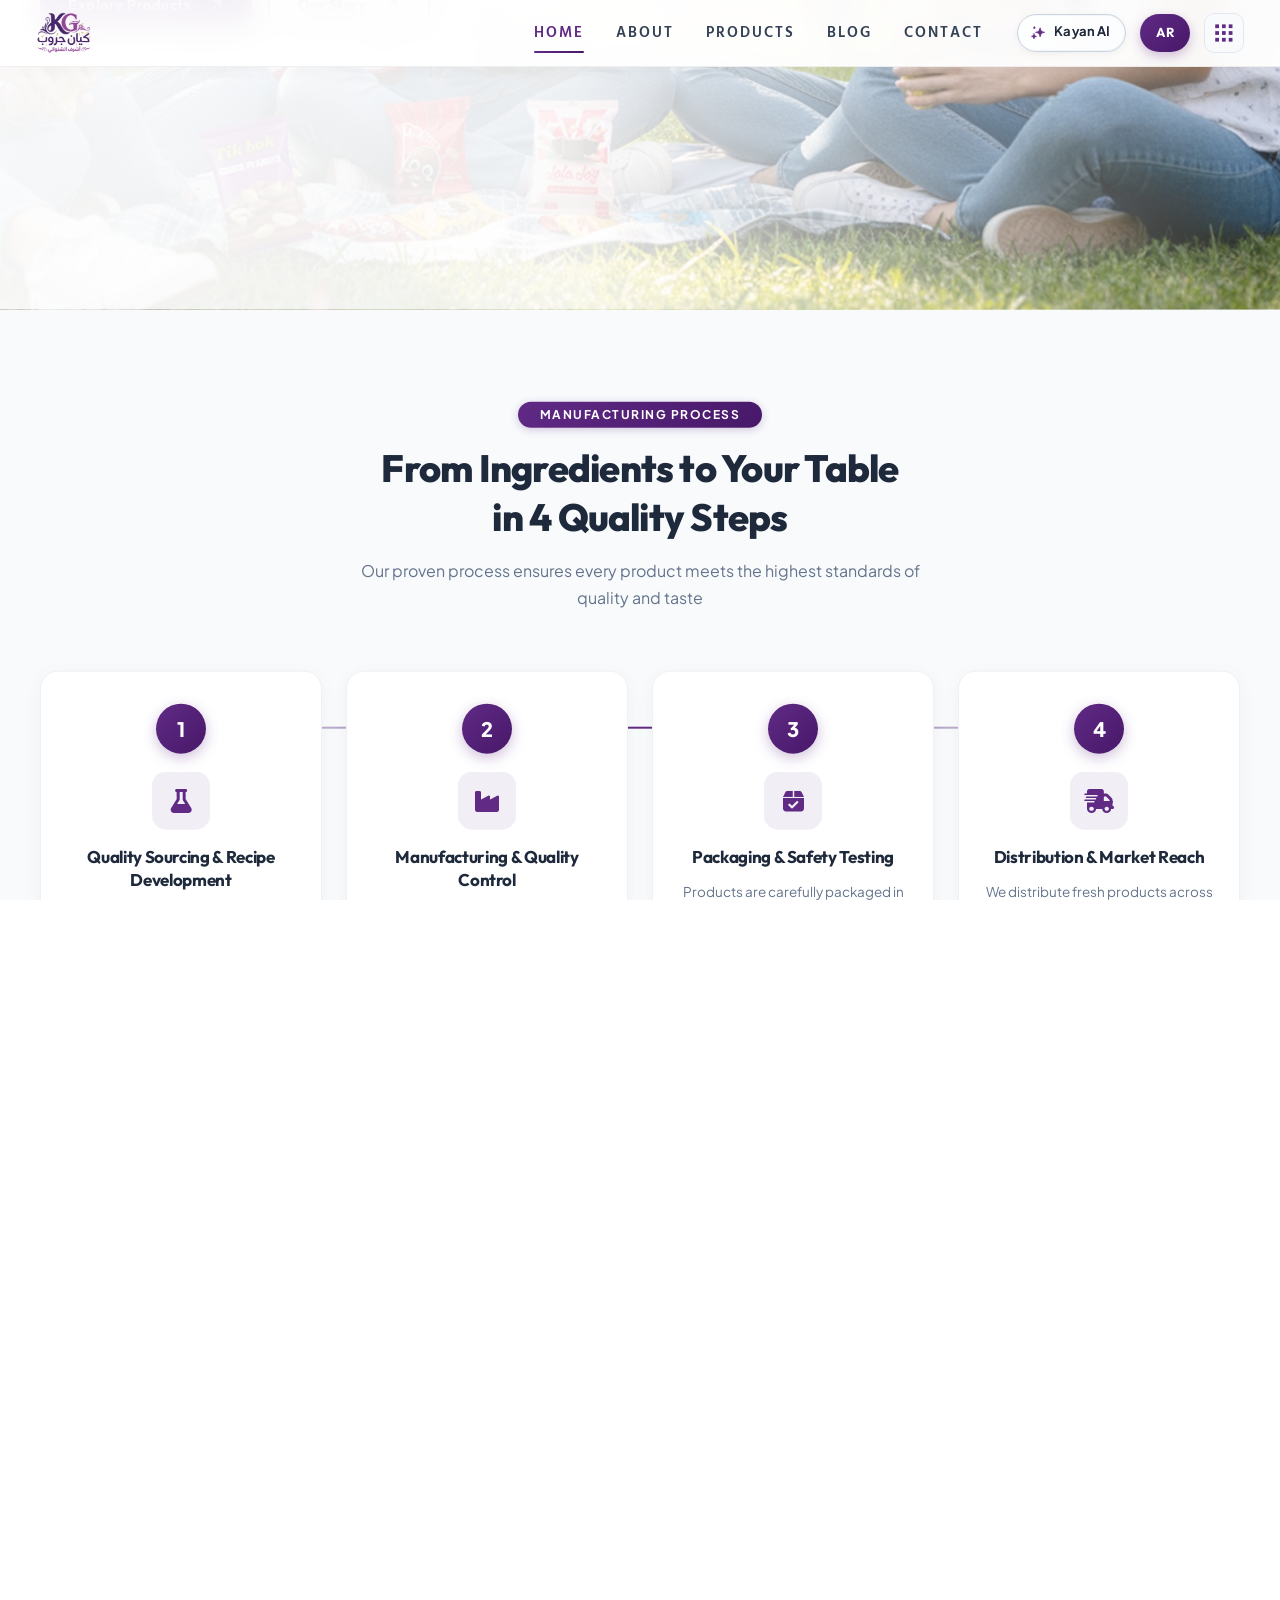
<file: index.html>
<!DOCTYPE html>
<html class="no-js" lang="en">

<head>
    <meta charset="utf-8">
    <meta http-equiv="x-ua-compatible" content="ie=edge">
    <meta name="viewport" content="width=device-width, initial-scale=1, shrink-to-fit=no, user-scalable=no">
    <meta name="description"
        content="Kayan Group - Egypt's trusted food manufacturer since 1997. Quality chocolates, candies, juices, and snacks loved across the Middle East. ISO certified, affordable prices.">

    <!-- Site Title -->
    <title>Kayan Group - Quality Food Manufacturing Since 1997 | Egypt</title>

    <!-- Place favicon.ico in the root directory -->
    <link rel="shortcut icon" type="image/x-icon" href="assets/img/favicon.png">

    <!-- CSS here -->
    <link rel="stylesheet" href="assets/css/bootstrap.min.css">
    <link rel="stylesheet" href="assets/css/fontawesome.min.css">
    <link rel="stylesheet" href="assets/css/venobox.min.css">
    <link rel="stylesheet" href="assets/css/odometer.min.css">
    <link rel="stylesheet" href="assets/css/nice-select.css">
    <link rel="stylesheet" href="assets/css/carouselTicker.css">
    <link rel="stylesheet" href="assets/css/swiper.min.css">
    <link rel="stylesheet" href="assets/css/main.css">
    <link rel="stylesheet" href="assets/css/custom-logo.css">

</head>

<body>

    <div id="preloader">
        <div class="loading" data-loading-text="Kayan Group"></div>
    </div>
    <!-- ./ preloader -->

    <!-- header-area-start -->
    <header class="header sticky-active">
        <div class="primary-header">
            <div class="primary-header-inner">
                <div class="header-logo d-lg-block">
                    <a href="index.html">
                        <img src="assets/img/logo/LOGO.png" alt="Kayan Group" class="logo-dark">
                        <img src="assets/img/logo/LOGO light.png" alt="Kayan Group"
                            class="logo-light">
                    </a>
                </div>
                <div class="header-right-wrap">
                    <div class="header-menu-wrap">
                        <div class="mobile-menu-items">
                            <ul>
                                <li class="active">
                                    <a href="index.html">Home</a>
                                </li>
                                <li>
                                    <a href="about.html">About</a>
                                </li>
                                <li>
                                    <a href="project.html">Products</a>
                                </li>
                                <li>
                                    <a href="blog.html">Blog</a>
                                </li>
                                <li><a href="contact.html">Contact</a></li>
                            </ul>
                        </div>
                    </div>
                    <!-- /.header-menu-wrap -->
                    <div class="header-right">
                        <div class="header-ai-btn">
                            <div class="sp">
                                <button class="sparkle-button">
                                    <span class="spark"></span>
                                    <span class="backdrop"></span>
                                    <svg class="sparkle" viewBox="0 0 24 24" fill="none"
                                        xmlns="http://www.w3.org/2000/svg">
                                        <path
                                            d="M14.187 8.096L15 5.25L15.813 8.096C16.0231 8.83114 16.4171 9.50062 16.9577 10.0413C17.4984 10.5819 18.1679 10.9759 18.903 11.186L21.75 12L18.904 12.813C18.1689 13.0231 17.4994 13.4171 16.9587 13.9577C16.4181 14.4984 16.0241 15.1679 15.814 15.903L15 18.75L14.187 15.904C13.9769 15.1689 13.5829 14.4994 13.0423 13.9587C12.5016 13.4181 11.8321 13.0241 11.097 12.814L8.25 12L11.096 11.187C11.8311 10.9769 12.5006 10.5829 13.0413 10.0423C13.5819 9.50162 13.9759 8.83214 14.186 8.097L14.187 8.096Z"
                                            fill="black" stroke="black" stroke-linecap="round" stroke-linejoin="round">
                                        </path>
                                        <path
                                            d="M6 14.25L5.741 15.285C5.59267 15.8785 5.28579 16.4206 4.85319 16.8532C4.42059 17.2858 3.87853 17.5927 3.285 17.741L2.25 18L3.285 18.259C3.87853 18.4073 4.42059 18.7142 4.85319 19.1468C5.28579 19.5794 5.59267 20.1215 5.741 20.715L6 21.75L6.259 20.715C6.40725 20.1216 6.71398 19.5796 7.14639 19.147C7.5788 18.7144 8.12065 18.4075 8.714 18.259L9.75 18L8.714 17.741C8.12065 17.5925 7.5788 17.2856 7.14639 16.853C6.71398 16.4204 6.40725 15.8784 6.259 15.285L6 14.25Z"
                                            fill="black" stroke="black" stroke-linecap="round" stroke-linejoin="round">
                                        </path>
                                        <path
                                            d="M6.5 4L6.303 4.5915C6.24777 4.75718 6.15472 4.90774 6.03123 5.03123C5.90774 5.15472 5.75718 5.24777 5.5915 5.303L5 5.5L5.5915 5.697C5.75718 5.75223 5.90774 5.84528 6.03123 5.96877C6.15472 6.09226 6.24777 6.24282 6.303 6.4085L6.5 7L6.697 6.4085C6.75223 6.24282 6.84528 6.09226 6.96877 5.96877C7.09226 5.84528 7.24282 5.75223 7.4085 5.697L8 5.5L7.4085 5.303C7.24282 5.24777 7.09226 5.15472 6.96877 5.03123C6.84528 4.90774 6.75223 4.75718 6.697 4.5915L6.5 4Z"
                                            fill="black" stroke="black" stroke-linecap="round" stroke-linejoin="round">
                                        </path>
                                    </svg>
                                    <span class="text">Kayan AI</span>
                                </button>
                                <div class="bodydrop"></div>
                                <span aria-hidden="true" class="particle-pen">
                                    <svg class="particle" viewBox="0 0 15 15" fill="none"
                                        xmlns="http://www.w3.org/2000/svg">
                                        <path
                                            d="M6.937 3.846L7.75 1L8.563 3.846C8.77313 4.58114 9.1671 5.25062 9.70774 5.79126C10.2484 6.3319 10.9179 6.72587 11.653 6.936L14.5 7.75L11.654 8.563C10.9189 8.77313 10.2494 9.1671 9.70874 9.70774C9.1681 10.2484 8.77413 10.9179 8.564 11.653L7.75 14.5L6.937 11.654C6.72687 10.9189 6.3329 10.2494 5.79226 9.70874C5.25162 9.1681 4.58214 8.77413 3.847 8.564L1 7.75L3.846 6.937C4.58114 6.72687 5.25062 6.3329 5.79126 5.79226C6.3319 5.25162 6.72587 4.58214 6.936 3.847L6.937 3.846Z"
                                            fill="black" stroke="black" stroke-linecap="round" stroke-linejoin="round">
                                        </path>
                                    </svg>
                                    <svg class="particle" viewBox="0 0 15 15" fill="none"
                                        xmlns="http://www.w3.org/2000/svg">
                                        <path
                                            d="M6.937 3.846L7.75 1L8.563 3.846C8.77313 4.58114 9.1671 5.25062 9.70774 5.79126C10.2484 6.3319 10.9179 6.72587 11.653 6.936L14.5 7.75L11.654 8.563C10.9189 8.77313 10.2494 9.1671 9.70874 9.70774C9.1681 10.2484 8.77413 10.9179 8.564 11.653L7.75 14.5L6.937 11.654C6.72687 10.9189 6.3329 10.2494 5.79226 9.70874C5.25162 9.1681 4.58214 8.77413 3.847 8.564L1 7.75L3.846 6.937C4.58114 6.72687 5.25062 6.3329 5.79126 5.79226C6.3319 5.25162 6.72587 4.58214 6.936 3.847L6.937 3.846Z"
                                            fill="black" stroke="black" stroke-linecap="round" stroke-linejoin="round">
                                        </path>
                                    </svg>
                                    <svg class="particle" viewBox="0 0 15 15" fill="none"
                                        xmlns="http://www.w3.org/2000/svg">
                                        <path
                                            d="M6.937 3.846L7.75 1L8.563 3.846C8.77313 4.58114 9.1671 5.25062 9.70774 5.79126C10.2484 6.3319 10.9179 6.72587 11.653 6.936L14.5 7.75L11.654 8.563C10.9189 8.77313 10.2494 9.1671 9.70874 9.70774C9.1681 10.2484 8.77413 10.9179 8.564 11.653L7.75 14.5L6.937 11.654C6.72687 10.9189 6.3329 10.2494 5.79226 9.70874C5.25162 9.1681 4.58214 8.77413 3.847 8.564L1 7.75L3.846 6.937C4.58114 6.72687 5.25062 6.3329 5.79126 5.79226C6.3319 5.25162 6.72587 4.58214 6.936 3.847L6.937 3.846Z"
                                            fill="black" stroke="black" stroke-linecap="round" stroke-linejoin="round">
                                        </path>
                                    </svg>
                                    <svg class="particle" viewBox="0 0 15 15" fill="none"
                                        xmlns="http://www.w3.org/2000/svg">
                                        <path
                                            d="M6.937 3.846L7.75 1L8.563 3.846C8.77313 4.58114 9.1671 5.25062 9.70774 5.79126C10.2484 6.3319 10.9179 6.72587 11.653 6.936L14.5 7.75L11.654 8.563C10.9189 8.77313 10.2494 9.1671 9.70874 9.70774C9.1681 10.2484 8.77413 10.9179 8.564 11.653L7.75 14.5L6.937 11.654C6.72687 10.9189 6.3329 10.2494 5.79226 9.70874C5.25162 9.1681 4.58214 8.77413 3.847 8.564L1 7.75L3.846 6.937C4.58114 6.72687 5.25062 6.3329 5.79126 5.79226C6.3319 5.25162 6.72587 4.58214 6.936 3.847L6.937 3.846Z"
                                            fill="black" stroke="black" stroke-linecap="round" stroke-linejoin="round">
                                        </path>
                                    </svg>
                                    <svg class="particle" viewBox="0 0 15 15" fill="none"
                                        xmlns="http://www.w3.org/2000/svg">
                                        <path
                                            d="M6.937 3.846L7.75 1L8.563 3.846C8.77313 4.58114 9.1671 5.25062 9.70774 5.79126C10.2484 6.3319 10.9179 6.72587 11.653 6.936L14.5 7.75L11.654 8.563C10.9189 8.77313 10.2494 9.1671 9.70874 9.70774C9.1681 10.2484 8.77413 10.9179 8.564 11.653L7.75 14.5L6.937 11.654C6.72687 10.9189 6.3329 10.2494 5.79226 9.70874C5.25162 9.1681 4.58214 8.77413 3.847 8.564L1 7.75L3.846 6.937C4.58114 6.72687 5.25062 6.3329 5.79126 5.79226C6.3319 5.25162 6.72587 4.58214 6.936 3.847L6.937 3.846Z"
                                            fill="black" stroke="black" stroke-linecap="round" stroke-linejoin="round">
                                        </path>
                                    </svg>
                                    <svg class="particle" viewBox="0 0 15 15" fill="none"
                                        xmlns="http://www.w3.org/2000/svg">
                                        <path
                                            d="M6.937 3.846L7.75 1L8.563 3.846C8.77313 4.58114 9.1671 5.25062 9.70774 5.79126C10.2484 6.3319 10.9179 6.72587 11.653 6.936L14.5 7.75L11.654 8.563C10.9189 8.77313 10.2494 9.1671 9.70874 9.70774C9.1681 10.2484 8.77413 10.9179 8.564 11.653L7.75 14.5L6.937 11.654C6.72687 10.9189 6.3329 10.2494 5.79226 9.70874C5.25162 9.1681 4.58214 8.77413 3.847 8.564L1 7.75L3.846 6.937C4.58114 6.72687 5.25062 6.3329 5.79126 5.79226C6.3319 5.25162 6.72587 4.58214 6.936 3.847L6.937 3.846Z"
                                            fill="black" stroke="black" stroke-linecap="round" stroke-linejoin="round">
                                        </path>
                                    </svg>
                                    <svg class="particle" viewBox="0 0 15 15" fill="none"
                                        xmlns="http://www.w3.org/2000/svg">
                                        <path
                                            d="M6.937 3.846L7.75 1L8.563 3.846C8.77313 4.58114 9.1671 5.25062 9.70774 5.79126C10.2484 6.3319 10.9179 6.72587 11.653 6.936L14.5 7.75L11.654 8.563C10.9189 8.77313 10.2494 9.1671 9.70874 9.70774C9.1681 10.2484 8.77413 10.9179 8.564 11.653L7.75 14.5L6.937 11.654C6.72687 10.9189 6.3329 10.2494 5.79226 9.70874C5.25162 9.1681 4.58214 8.77413 3.847 8.564L1 7.75L3.846 6.937C4.58114 6.72687 5.25062 6.3329 5.79126 5.79226C6.3319 5.25162 6.72587 4.58214 6.936 3.847L6.937 3.846Z"
                                            fill="black" stroke="black" stroke-linecap="round" stroke-linejoin="round">
                                        </path>
                                    </svg>
                                    <svg class="particle" viewBox="0 0 15 15" fill="none"
                                        xmlns="http://www.w3.org/2000/svg">
                                        <path
                                            d="M6.937 3.846L7.75 1L8.563 3.846C8.77313 4.58114 9.1671 5.25062 9.70774 5.79126C10.2484 6.3319 10.9179 6.72587 11.653 6.936L14.5 7.75L11.654 8.563C10.9189 8.77313 10.2494 9.1671 9.70874 9.70774C9.1681 10.2484 8.77413 10.9179 8.564 11.653L7.75 14.5L6.937 11.654C6.72687 10.9189 6.3329 10.2494 5.79226 9.70874C5.25162 9.1681 4.58214 8.77413 3.847 8.564L1 7.75L3.846 6.937C4.58114 6.72687 5.25062 6.3329 5.79126 5.79226C6.3319 5.25162 6.72587 4.58214 6.936 3.847L6.937 3.846Z"
                                            fill="black" stroke="black" stroke-linecap="round" stroke-linejoin="round">
                                        </path>
                                    </svg>
                                    <svg class="particle" viewBox="0 0 15 15" fill="none"
                                        xmlns="http://www.w3.org/2000/svg">
                                        <path
                                            d="M6.937 3.846L7.75 1L8.563 3.846C8.77313 4.58114 9.1671 5.25062 9.70774 5.79126C10.2484 6.3319 10.9179 6.72587 11.653 6.936L14.5 7.75L11.654 8.563C10.9189 8.77313 10.2494 9.1671 9.70874 9.70774C9.1681 10.2484 8.77413 10.9179 8.564 11.653L7.75 14.5L6.937 11.654C6.72687 10.9189 6.3329 10.2494 5.79226 9.70874C5.25162 9.1681 4.58214 8.77413 3.847 8.564L1 7.75L3.846 6.937C4.58114 6.72687 5.25062 6.3329 5.79126 5.79226C6.3319 5.25162 6.72587 4.58214 6.936 3.847L6.937 3.846Z"
                                            fill="black" stroke="black" stroke-linecap="round" stroke-linejoin="round">
                                        </path>
                                    </svg>
                                    <svg class="particle" viewBox="0 0 15 15" fill="none"
                                        xmlns="http://www.w3.org/2000/svg">
                                        <path
                                            d="M6.937 3.846L7.75 1L8.563 3.846C8.77313 4.58114 9.1671 5.25062 9.70774 5.79126C10.2484 6.3319 10.9179 6.72587 11.653 6.936L14.5 7.75L11.654 8.563C10.9189 8.77313 10.2494 9.1671 9.70874 9.70774C9.1681 10.2484 8.77413 10.9179 8.564 11.653L7.75 14.5L6.937 11.654C6.72687 10.9189 6.3329 10.2494 5.79226 9.70874C5.25162 9.1681 4.58214 8.77413 3.847 8.564L1 7.75L3.846 6.937C4.58114 6.72687 5.25062 6.3329 5.79126 5.79226C6.3319 5.25162 6.72587 4.58214 6.936 3.847L6.937 3.846Z"
                                            fill="black" stroke="black" stroke-linecap="round" stroke-linejoin="round">
                                        </path>
                                    </svg>
                                    <svg class="particle" viewBox="0 0 15 15" fill="none"
                                        xmlns="http://www.w3.org/2000/svg">
                                        <path
                                            d="M6.937 3.846L7.75 1L8.563 3.846C8.77313 4.58114 9.1671 5.25062 9.70774 5.79126C10.2484 6.3319 10.9179 6.72587 11.653 6.936L14.5 7.75L11.654 8.563C10.9189 8.77313 10.2494 9.1671 9.70874 9.70774C9.1681 10.2484 8.77413 10.9179 8.564 11.653L7.75 14.5L6.937 11.654C6.72687 10.9189 6.3329 10.2494 5.79226 9.70874C5.25162 9.1681 4.58214 8.77413 3.847 8.564L1 7.75L3.846 6.937C4.58114 6.72687 5.25062 6.3329 5.79126 5.79226C6.3319 5.25162 6.72587 4.58214 6.936 3.847L6.937 3.846Z"
                                            fill="black" stroke="black" stroke-linecap="round" stroke-linejoin="round">
                                        </path>
                                    </svg>
                                    <svg class="particle" viewBox="0 0 15 15" fill="none"
                                        xmlns="http://www.w3.org/2000/svg">
                                        <path
                                            d="M6.937 3.846L7.75 1L8.563 3.846C8.77313 4.58114 9.1671 5.25062 9.70774 5.79126C10.2484 6.3319 10.9179 6.72587 11.653 6.936L14.5 7.75L11.654 8.563C10.9189 8.77313 10.2494 9.1671 9.70874 9.70774C9.1681 10.2484 8.77413 10.9179 8.564 11.653L7.75 14.5L6.937 11.654C6.72687 10.9189 6.3329 10.2494 5.79226 9.70874C5.25162 9.1681 4.58214 8.77413 3.847 8.564L1 7.75L3.846 6.937C4.58114 6.72687 5.25062 6.3329 5.79126 5.79226C6.3319 5.25162 6.72587 4.58214 6.936 3.847L6.937 3.846Z"
                                            fill="black" stroke="black" stroke-linecap="round" stroke-linejoin="round">
                                        </path>
                                    </svg>
                                    <svg class="particle" viewBox="0 0 15 15" fill="none"
                                        xmlns="http://www.w3.org/2000/svg">
                                        <path
                                            d="M6.937 3.846L7.75 1L8.563 3.846C8.77313 4.58114 9.1671 5.25062 9.70774 5.79126C10.2484 6.3319 10.9179 6.72587 11.653 6.936L14.5 7.75L11.654 8.563C10.9189 8.77313 10.2494 9.1671 9.70874 9.70774C9.1681 10.2484 8.77413 10.9179 8.564 11.653L7.75 14.5L6.937 11.654C6.72687 10.9189 6.3329 10.2494 5.79226 9.70874C5.25162 9.1681 4.58214 8.77413 3.847 8.564L1 7.75L3.846 6.937C4.58114 6.72687 5.25062 6.3329 5.79126 5.79226C6.3319 5.25162 6.72587 4.58214 6.936 3.847L6.937 3.846Z"
                                            fill="black" stroke="black" stroke-linecap="round" stroke-linejoin="round">
                                        </path>
                                    </svg>
                                    <svg class="particle" viewBox="0 0 15 15" fill="none"
                                        xmlns="http://www.w3.org/2000/svg">
                                        <path
                                            d="M6.937 3.846L7.75 1L8.563 3.846C8.77313 4.58114 9.1671 5.25062 9.70774 5.79126C10.2484 6.3319 10.9179 6.72587 11.653 6.936L14.5 7.75L11.654 8.563C10.9189 8.77313 10.2494 9.1671 9.70874 9.70774C9.1681 10.2484 8.77413 10.9179 8.564 11.653L7.75 14.5L6.937 11.654C6.72687 10.9189 6.3329 10.2494 5.79226 9.70874C5.25162 9.1681 4.58214 8.77413 3.847 8.564L1 7.75L3.846 6.937C4.58114 6.72687 5.25062 6.3329 5.79126 5.79226C6.3319 5.25162 6.72587 4.58214 6.936 3.847L6.937 3.846Z"
                                            fill="black" stroke="black" stroke-linecap="round" stroke-linejoin="round">
                                        </path>
                                    </svg>
                                    <svg class="particle" viewBox="0 0 15 15" fill="none"
                                        xmlns="http://www.w3.org/2000/svg">
                                        <path
                                            d="M6.937 3.846L7.75 1L8.563 3.846C8.77313 4.58114 9.1671 5.25062 9.70774 5.79126C10.2484 6.3319 10.9179 6.72587 11.653 6.936L14.5 7.75L11.654 8.563C10.9189 8.77313 10.2494 9.1671 9.70874 9.70774C9.1681 10.2484 8.77413 10.9179 8.564 11.653L7.75 14.5L6.937 11.654C6.72687 10.9189 6.3329 10.2494 5.79226 9.70874C5.25162 9.1681 4.58214 8.77413 3.847 8.564L1 7.75L3.846 6.937C4.58114 6.72687 5.25062 6.3329 5.79126 5.79226C6.3319 5.25162 6.72587 4.58214 6.936 3.847L6.937 3.846Z"
                                            fill="black" stroke="black" stroke-linecap="round" stroke-linejoin="round">
                                        </path>
                                    </svg>
                                </span>
                            </div>
                        </div>
                        <a href="#" class="lang-btn" id="lang-toggle" title="العربية">
                            <span class="lang-text">AR</span>
                        </a>
                        <div class="sidebar-icon">
                            <button class="sidebar-trigger open">
                                <svg width="24" height="23" viewBox="0 0 24 23" fill="none"
                                    xmlns="http://www.w3.org/2000/svg">
                                    <path d="M0.300781 0H5.30078V5H0.300781V0Z" fill="currentColor" />
                                    <path d="M0.300781 9H5.30078V14H0.300781V9Z" fill="currentColor" />
                                    <path d="M0.300781 18H5.30078V23H0.300781V18Z" fill="currentColor" />
                                    <path d="M9.30078 0H14.3008V5H9.30078V0Z" fill="currentColor" />
                                    <path d="M9.30078 9H14.3008V14H9.30078V9Z" fill="currentColor" />
                                    <path d="M9.30078 18H14.3008V23H9.30078V18Z" fill="currentColor" />
                                    <path d="M18.3008 0H23.3008V5H18.3008V0Z" fill="currentColor" />
                                    <path d="M18.3008 9H23.3008V14H18.3008V9Z" fill="currentColor" />
                                    <path d="M18.3008 18H23.3008V23H18.3008V18Z" fill="currentColor" />
                                </svg>
                            </button>
                        </div>
                    </div>
                    <!-- /.header-right -->
                </div>
            </div>
            <!-- /.primary-header-inner -->
        </div>
    </header>
    <!-- /.Main Header -->

    <div id="sidebar-area" class="sidebar-area">
        <button class="sidebar-trigger close">
            <svg class="sidebar-close" xmlns="http://www.w3.org/2000/svg" xmlns:xlink="http://www.w3.org/1999/xlink"
                x="0px" y="0px" width="16px" height="12.7px" viewBox="0 0 16 12.7"
                style="enable-background: new 0 0 16 12.7" xml:space="preserve">
                <g>
                    <rect x="0" y="5.4" transform="matrix(0.7071 -0.7071 0.7071 0.7071 -2.1569 7.5208)" width="16"
                        height="2"></rect>
                    <rect x="0" y="5.4" transform="matrix(0.7071 0.7071 -0.7071 0.7071 6.8431 -3.7929)" width="16"
                        height="2"></rect>
                </g>
            </svg>
        </button>
        <div class="side-menu-content">
            <div class="side-menu-logo">
                <a href="index.html">
                    <img src="assets/img/logo/LOGO.png" alt="Kayan Group" class="logo-dark">
                    <img src="assets/img/logo/LOGO light.png" alt="Kayan Group"
                        class="logo-light">
                </a>
            </div>

            <!-- Sparkle Button for Mobile -->
            <div class="sidebar-sparkle-btn">
                <div class="sp">
                    <button class="sparkle-button">
                        <span class="spark"></span>
                        <span class="backdrop"></span>
                        <svg class="sparkle" viewBox="0 0 24 24" fill="none" xmlns="http://www.w3.org/2000/svg">
                            <path
                                d="M14.187 8.096L15 5.25L15.813 8.096C16.0231 8.83114 16.4171 9.50062 16.9577 10.0413C17.4984 10.5819 18.1679 10.9759 18.903 11.186L21.75 12L18.904 12.813C18.1689 13.0231 17.4994 13.4171 16.9587 13.9577C16.4181 14.4984 16.0241 15.1679 15.814 15.903L15 18.75L14.187 15.904C13.9769 15.1689 13.5829 14.4994 13.0423 13.9587C12.5016 13.4181 11.8321 13.0241 11.097 12.814L8.25 12L11.096 11.187C11.8311 10.9769 12.5006 10.5829 13.0413 10.0423C13.5819 9.50162 13.9759 8.83214 14.186 8.097L14.187 8.096Z"
                                fill="black" stroke="black" stroke-linecap="round" stroke-linejoin="round"></path>
                            <path
                                d="M6 14.25L5.741 15.285C5.59267 15.8785 5.28579 16.4206 4.85319 16.8532C4.42059 17.2858 3.87853 17.5927 3.285 17.741L2.25 18L3.285 18.259C3.87853 18.4073 4.42059 18.7142 4.85319 19.1468C5.28579 19.5794 5.59267 20.1215 5.741 20.715L6 21.75L6.259 20.715C6.40725 20.1216 6.71398 19.5796 7.14639 19.147C7.5788 18.7144 8.12065 18.4075 8.714 18.259L9.75 18L8.714 17.741C8.12065 17.5925 7.5788 17.2856 7.14639 16.853C6.71398 16.4204 6.40725 15.8784 6.259 15.285L6 14.25Z"
                                fill="black" stroke="black" stroke-linecap="round" stroke-linejoin="round"></path>
                            <path
                                d="M6.5 4L6.303 4.5915C6.24777 4.75718 6.15472 4.90774 6.03123 5.03123C5.90774 5.15472 5.75718 5.24777 5.5915 5.303L5 5.5L5.5915 5.697C5.75718 5.75223 5.90774 5.84528 6.03123 5.96877C6.15472 6.09226 6.24777 6.24282 6.303 6.4085L6.5 7L6.697 6.4085C6.75223 6.24282 6.84528 6.09226 6.96877 5.96877C7.09226 5.84528 7.24282 5.75223 7.4085 5.697L8 5.5L7.4085 5.303C7.24282 5.24777 7.09226 5.15472 6.96877 5.03123C6.84528 4.90774 6.75223 4.75718 6.697 4.5915L6.5 4Z"
                                fill="black" stroke="black" stroke-linecap="round" stroke-linejoin="round"></path>
                        </svg>
                        <span class="text">Kayan AI</span>
                    </button>
                    <div class="bodydrop"></div>
                    <span aria-hidden="true" class="particle-pen">
                        <svg class="particle" viewBox="0 0 15 15" fill="none" xmlns="http://www.w3.org/2000/svg">
                            <path
                                d="M6.937 3.846L7.75 1L8.563 3.846C8.77313 4.58114 9.1671 5.25062 9.70774 5.79126C10.2484 6.3319 10.9179 6.72587 11.653 6.936L14.5 7.75L11.654 8.563C10.9189 8.77313 10.2494 9.1671 9.70874 9.70774C9.1681 10.2484 8.77413 10.9179 8.564 11.653L7.75 14.5L6.937 11.654C6.72687 10.9189 6.3329 10.2494 5.79226 9.70874C5.25162 9.1681 4.58214 8.77413 3.847 8.564L1 7.75L3.846 6.937C4.58114 6.72687 5.25062 6.3329 5.79126 5.79226C6.3319 5.25162 6.72587 4.58214 6.936 3.847L6.937 3.846Z"
                                fill="black" stroke="black" stroke-linecap="round" stroke-linejoin="round"></path>
                        </svg>
                        <svg class="particle" viewBox="0 0 15 15" fill="none" xmlns="http://www.w3.org/2000/svg">
                            <path
                                d="M6.937 3.846L7.75 1L8.563 3.846C8.77313 4.58114 9.1671 5.25062 9.70774 5.79126C10.2484 6.3319 10.9179 6.72587 11.653 6.936L14.5 7.75L11.654 8.563C10.9189 8.77313 10.2494 9.1671 9.70874 9.70774C9.1681 10.2484 8.77413 10.9179 8.564 11.653L7.75 14.5L6.937 11.654C6.72687 10.9189 6.3329 10.2494 5.79226 9.70874C5.25162 9.1681 4.58214 8.77413 3.847 8.564L1 7.75L3.846 6.937C4.58114 6.72687 5.25062 6.3329 5.79126 5.79226C6.3319 5.25162 6.72587 4.58214 6.936 3.847L6.937 3.846Z"
                                fill="black" stroke="black" stroke-linecap="round" stroke-linejoin="round"></path>
                        </svg>
                        <svg class="particle" viewBox="0 0 15 15" fill="none" xmlns="http://www.w3.org/2000/svg">
                            <path
                                d="M6.937 3.846L7.75 1L8.563 3.846C8.77313 4.58114 9.1671 5.25062 9.70774 5.79126C10.2484 6.3319 10.9179 6.72587 11.653 6.936L14.5 7.75L11.654 8.563C10.9189 8.77313 10.2494 9.1671 9.70874 9.70774C9.1681 10.2484 8.77413 10.9179 8.564 11.653L7.75 14.5L6.937 11.654C6.72687 10.9189 6.3329 10.2494 5.79226 9.70874C5.25162 9.1681 4.58214 8.77413 3.847 8.564L1 7.75L3.846 6.937C4.58114 6.72687 5.25062 6.3329 5.79126 5.79226C6.3319 5.25162 6.72587 4.58214 6.936 3.847L6.937 3.846Z"
                                fill="black" stroke="black" stroke-linecap="round" stroke-linejoin="round"></path>
                        </svg>
                        <svg class="particle" viewBox="0 0 15 15" fill="none" xmlns="http://www.w3.org/2000/svg">
                            <path
                                d="M6.937 3.846L7.75 1L8.563 3.846C8.77313 4.58114 9.1671 5.25062 9.70774 5.79126C10.2484 6.3319 10.9179 6.72587 11.653 6.936L14.5 7.75L11.654 8.563C10.9189 8.77313 10.2494 9.1671 9.70874 9.70774C9.1681 10.2484 8.77413 10.9179 8.564 11.653L7.75 14.5L6.937 11.654C6.72687 10.9189 6.3329 10.2494 5.79226 9.70874C5.25162 9.1681 4.58214 8.77413 3.847 8.564L1 7.75L3.846 6.937C4.58114 6.72687 5.25062 6.3329 5.79126 5.79226C6.3319 5.25162 6.72587 4.58214 6.936 3.847L6.937 3.846Z"
                                fill="black" stroke="black" stroke-linecap="round" stroke-linejoin="round"></path>
                        </svg>
                        <svg class="particle" viewBox="0 0 15 15" fill="none" xmlns="http://www.w3.org/2000/svg">
                            <path
                                d="M6.937 3.846L7.75 1L8.563 3.846C8.77313 4.58114 9.1671 5.25062 9.70774 5.79126C10.2484 6.3319 10.9179 6.72587 11.653 6.936L14.5 7.75L11.654 8.563C10.9189 8.77313 10.2494 9.1671 9.70874 9.70774C9.1681 10.2484 8.77413 10.9179 8.564 11.653L7.75 14.5L6.937 11.654C6.72687 10.9189 6.3329 10.2494 5.79226 9.70874C5.25162 9.1681 4.58214 8.77413 3.847 8.564L1 7.75L3.846 6.937C4.58114 6.72687 5.25062 6.3329 5.79126 5.79226C6.3319 5.25162 6.72587 4.58214 6.936 3.847L6.937 3.846Z"
                                fill="black" stroke="black" stroke-linecap="round" stroke-linejoin="round"></path>
                        </svg>
                        <svg class="particle" viewBox="0 0 15 15" fill="none" xmlns="http://www.w3.org/2000/svg">
                            <path
                                d="M6.937 3.846L7.75 1L8.563 3.846C8.77313 4.58114 9.1671 5.25062 9.70774 5.79126C10.2484 6.3319 10.9179 6.72587 11.653 6.936L14.5 7.75L11.654 8.563C10.9189 8.77313 10.2494 9.1671 9.70874 9.70774C9.1681 10.2484 8.77413 10.9179 8.564 11.653L7.75 14.5L6.937 11.654C6.72687 10.9189 6.3329 10.2494 5.79226 9.70874C5.25162 9.1681 4.58214 8.77413 3.847 8.564L1 7.75L3.846 6.937C4.58114 6.72687 5.25062 6.3329 5.79126 5.79226C6.3319 5.25162 6.72587 4.58214 6.936 3.847L6.937 3.846Z"
                                fill="black" stroke="black" stroke-linecap="round" stroke-linejoin="round"></path>
                        </svg>
                        <svg class="particle" viewBox="0 0 15 15" fill="none" xmlns="http://www.w3.org/2000/svg">
                            <path
                                d="M6.937 3.846L7.75 1L8.563 3.846C8.77313 4.58114 9.1671 5.25062 9.70774 5.79126C10.2484 6.3319 10.9179 6.72587 11.653 6.936L14.5 7.75L11.654 8.563C10.9189 8.77313 10.2494 9.1671 9.70874 9.70774C9.1681 10.2484 8.77413 10.9179 8.564 11.653L7.75 14.5L6.937 11.654C6.72687 10.9189 6.3329 10.2494 5.79226 9.70874C5.25162 9.1681 4.58214 8.77413 3.847 8.564L1 7.75L3.846 6.937C4.58114 6.72687 5.25062 6.3329 5.79126 5.79226C6.3319 5.25162 6.72587 4.58214 6.936 3.847L6.937 3.846Z"
                                fill="black" stroke="black" stroke-linecap="round" stroke-linejoin="round"></path>
                        </svg>
                        <svg class="particle" viewBox="0 0 15 15" fill="none" xmlns="http://www.w3.org/2000/svg">
                            <path
                                d="M6.937 3.846L7.75 1L8.563 3.846C8.77313 4.58114 9.1671 5.25062 9.70774 5.79126C10.2484 6.3319 10.9179 6.72587 11.653 6.936L14.5 7.75L11.654 8.563C10.9189 8.77313 10.2494 9.1671 9.70874 9.70774C9.1681 10.2484 8.77413 10.9179 8.564 11.653L7.75 14.5L6.937 11.654C6.72687 10.9189 6.3329 10.2494 5.79226 9.70874C5.25162 9.1681 4.58214 8.77413 3.847 8.564L1 7.75L3.846 6.937C4.58114 6.72687 5.25062 6.3329 5.79126 5.79226C6.3319 5.25162 6.72587 4.58214 6.936 3.847L6.937 3.846Z"
                                fill="black" stroke="black" stroke-linecap="round" stroke-linejoin="round"></path>
                        </svg>
                        <svg class="particle" viewBox="0 0 15 15" fill="none" xmlns="http://www.w3.org/2000/svg">
                            <path
                                d="M6.937 3.846L7.75 1L8.563 3.846C8.77313 4.58114 9.1671 5.25062 9.70774 5.79126C10.2484 6.3319 10.9179 6.72587 11.653 6.936L14.5 7.75L11.654 8.563C10.9189 8.77313 10.2494 9.1671 9.70874 9.70774C9.1681 10.2484 8.77413 10.9179 8.564 11.653L7.75 14.5L6.937 11.654C6.72687 10.9189 6.3329 10.2494 5.79226 9.70874C5.25162 9.1681 4.58214 8.77413 3.847 8.564L1 7.75L3.846 6.937C4.58114 6.72687 5.25062 6.3329 5.79126 5.79226C6.3319 5.25162 6.72587 4.58214 6.936 3.847L6.937 3.846Z"
                                fill="black" stroke="black" stroke-linecap="round" stroke-linejoin="round"></path>
                        </svg>
                        <svg class="particle" viewBox="0 0 15 15" fill="none" xmlns="http://www.w3.org/2000/svg">
                            <path
                                d="M6.937 3.846L7.75 1L8.563 3.846C8.77313 4.58114 9.1671 5.25062 9.70774 5.79126C10.2484 6.3319 10.9179 6.72587 11.653 6.936L14.5 7.75L11.654 8.563C10.9189 8.77313 10.2494 9.1671 9.70874 9.70774C9.1681 10.2484 8.77413 10.9179 8.564 11.653L7.75 14.5L6.937 11.654C6.72687 10.9189 6.3329 10.2494 5.79226 9.70874C5.25162 9.1681 4.58214 8.77413 3.847 8.564L1 7.75L3.846 6.937C4.58114 6.72687 5.25062 6.3329 5.79126 5.79226C6.3319 5.25162 6.72587 4.58214 6.936 3.847L6.937 3.846Z"
                                fill="black" stroke="black" stroke-linecap="round" stroke-linejoin="round"></path>
                        </svg>
                        <svg class="particle" viewBox="0 0 15 15" fill="none" xmlns="http://www.w3.org/2000/svg">
                            <path
                                d="M6.937 3.846L7.75 1L8.563 3.846C8.77313 4.58114 9.1671 5.25062 9.70774 5.79126C10.2484 6.3319 10.9179 6.72587 11.653 6.936L14.5 7.75L11.654 8.563C10.9189 8.77313 10.2494 9.1671 9.70874 9.70774C9.1681 10.2484 8.77413 10.9179 8.564 11.653L7.75 14.5L6.937 11.654C6.72687 10.9189 6.3329 10.2494 5.79226 9.70874C5.25162 9.1681 4.58214 8.77413 3.847 8.564L1 7.75L3.846 6.937C4.58114 6.72687 5.25062 6.3329 5.79126 5.79226C6.3319 5.25162 6.72587 4.58214 6.936 3.847L6.937 3.846Z"
                                fill="black" stroke="black" stroke-linecap="round" stroke-linejoin="round"></path>
                        </svg>
                        <svg class="particle" viewBox="0 0 15 15" fill="none" xmlns="http://www.w3.org/2000/svg">
                            <path
                                d="M6.937 3.846L7.75 1L8.563 3.846C8.77313 4.58114 9.1671 5.25062 9.70774 5.79126C10.2484 6.3319 10.9179 6.72587 11.653 6.936L14.5 7.75L11.654 8.563C10.9189 8.77313 10.2494 9.1671 9.70874 9.70774C9.1681 10.2484 8.77413 10.9179 8.564 11.653L7.75 14.5L6.937 11.654C6.72687 10.9189 6.3329 10.2494 5.79226 9.70874C5.25162 9.1681 4.58214 8.77413 3.847 8.564L1 7.75L3.846 6.937C4.58114 6.72687 5.25062 6.3329 5.79126 5.79226C6.3319 5.25162 6.72587 4.58214 6.936 3.847L6.937 3.846Z"
                                fill="black" stroke="black" stroke-linecap="round" stroke-linejoin="round"></path>
                        </svg>
                        <svg class="particle" viewBox="0 0 15 15" fill="none" xmlns="http://www.w3.org/2000/svg">
                            <path
                                d="M6.937 3.846L7.75 1L8.563 3.846C8.77313 4.58114 9.1671 5.25062 9.70774 5.79126C10.2484 6.3319 10.9179 6.72587 11.653 6.936L14.5 7.75L11.654 8.563C10.9189 8.77313 10.2494 9.1671 9.70874 9.70774C9.1681 10.2484 8.77413 10.9179 8.564 11.653L7.75 14.5L6.937 11.654C6.72687 10.9189 6.3329 10.2494 5.79226 9.70874C5.25162 9.1681 4.58214 8.77413 3.847 8.564L1 7.75L3.846 6.937C4.58114 6.72687 5.25062 6.3329 5.79126 5.79226C6.3319 5.25162 6.72587 4.58214 6.936 3.847L6.937 3.846Z"
                                fill="black" stroke="black" stroke-linecap="round" stroke-linejoin="round"></path>
                        </svg>
                        <svg class="particle" viewBox="0 0 15 15" fill="none" xmlns="http://www.w3.org/2000/svg">
                            <path
                                d="M6.937 3.846L7.75 1L8.563 3.846C8.77313 4.58114 9.1671 5.25062 9.70774 5.79126C10.2484 6.3319 10.9179 6.72587 11.653 6.936L14.5 7.75L11.654 8.563C10.9189 8.77313 10.2494 9.1671 9.70874 9.70774C9.1681 10.2484 8.77413 10.9179 8.564 11.653L7.75 14.5L6.937 11.654C6.72687 10.9189 6.3329 10.2494 5.79226 9.70874C5.25162 9.1681 4.58214 8.77413 3.847 8.564L1 7.75L3.846 6.937C4.58114 6.72687 5.25062 6.3329 5.79126 5.79226C6.3319 5.25162 6.72587 4.58214 6.936 3.847L6.937 3.846Z"
                                fill="black" stroke="black" stroke-linecap="round" stroke-linejoin="round"></path>
                        </svg>
                        <svg class="particle" viewBox="0 0 15 15" fill="none" xmlns="http://www.w3.org/2000/svg">
                            <path
                                d="M6.937 3.846L7.75 1L8.563 3.846C8.77313 4.58114 9.1671 5.25062 9.70774 5.79126C10.2484 6.3319 10.9179 6.72587 11.653 6.936L14.5 7.75L11.654 8.563C10.9189 8.77313 10.2494 9.1671 9.70874 9.70774C9.1681 10.2484 8.77413 10.9179 8.564 11.653L7.75 14.5L6.937 11.654C6.72687 10.9189 6.3329 10.2494 5.79226 9.70874C5.25162 9.1681 4.58214 8.77413 3.847 8.564L1 7.75L3.846 6.937C4.58114 6.72687 5.25062 6.3329 5.79126 5.79226C6.3319 5.25162 6.72587 4.58214 6.936 3.847L6.937 3.846Z"
                                fill="black" stroke="black" stroke-linecap="round" stroke-linejoin="round"></path>
                        </svg>
                        <svg class="particle" viewBox="0 0 15 15" fill="none" xmlns="http://www.w3.org/2000/svg">
                            <path
                                d="M6.937 3.846L7.75 1L8.563 3.846C8.77313 4.58114 9.1671 5.25062 9.70774 5.79126C10.2484 6.3319 10.9179 6.72587 11.653 6.936L14.5 7.75L11.654 8.563C10.9189 8.77313 10.2494 9.1671 9.70874 9.70774C9.1681 10.2484 8.77413 10.9179 8.564 11.653L7.75 14.5L6.937 11.654C6.72687 10.9189 6.3329 10.2494 5.79226 9.70874C5.25162 9.1681 4.58214 8.77413 3.847 8.564L1 7.75L3.846 6.937C4.58114 6.72687 5.25062 6.3329 5.79126 5.79126C6.3319 5.25162 6.72587 4.58214 6.936 3.847L6.937 3.846Z"
                                fill="black" stroke="black" stroke-linecap="round" stroke-linejoin="round"></path>
                        </svg>
                        <svg class="particle" viewBox="0 0 15 15" fill="none" xmlns="http://www.w3.org/2000/svg">
                            <path
                                d="M6.937 3.846L7.75 1L8.563 3.846C8.77313 4.58114 9.1671 5.25062 9.70774 5.79126C10.2484 6.3319 10.9179 6.72587 11.653 6.936L14.5 7.75L11.654 8.563C10.9189 8.77313 10.2494 9.1671 9.70874 9.70774C9.1681 10.2484 8.77413 10.9179 8.564 11.653L7.75 14.5L6.937 11.654C6.72687 10.9189 6.3329 10.2494 5.79226 9.70874C5.25162 9.1681 4.58214 8.77413 3.847 8.564L1 7.75L3.846 6.937C4.58114 6.72687 5.25062 6.3329 5.79126 5.79126C6.3319 5.25162 6.72587 4.58214 6.936 3.847L6.937 3.846Z"
                                fill="black" stroke="black" stroke-linecap="round" stroke-linejoin="round"></path>
                        </svg>
                        <svg class="particle" viewBox="0 0 15 15" fill="none" xmlns="http://www.w3.org/2000/svg">
                            <path
                                d="M6.937 3.846L7.75 1L8.563 3.846C8.77313 4.58114 9.1671 5.25062 9.70774 5.79126C10.2484 6.3319 10.9179 6.72587 11.653 6.936L14.5 7.75L11.654 8.563C10.9189 8.77313 10.2494 9.1671 9.70874 9.70774C9.1681 10.2484 8.77413 10.9179 8.564 11.653L7.75 14.5L6.937 11.654C6.72687 10.9189 6.3329 10.2494 5.79226 9.70874C5.25162 9.1681 4.58214 8.77413 3.847 8.564L1 7.75L3.846 6.937C4.58114 6.72687 5.25062 6.3329 5.79126 5.79226C6.3319 5.25162 6.72587 4.58214 6.936 3.847L6.937 3.846Z"
                                fill="black" stroke="black" stroke-linecap="round" stroke-linejoin="round"></path>
                        </svg>
                    </span>
                </div>
            </div>

            <!-- Navigation Menu for Sidebar -->
            <nav class="side-menu-nav">
                <ul class="side-nav-menu">
                    <li class="active">
                        <a href="index.html">Home</a>
                    </li>
                    <li>
                        <a href="about.html">About</a>
                    </li>
                    <li>
                        <a href="project.html">Products</a>
                    </li>
                    <li>
                        <a href="blog.html">Blog</a>
                    </li>
                    <li>
                        <a href="contact.html">Contact</a>
                    </li>
                </ul>
            </nav>

            <div class="side-menu-wrap"></div>
            <div class="side-menu-about">
                <div class="side-menu-header">
                    <h3>About Us</h3>
                </div>
                <p>We are a leading food manufacturing company established in 1997 in Egypt, specializing in premium
                    chocolates, candies, juices, and crispy snacks for families across the Middle East. From our
                    ISO-certified facilities, we create delicious moments with quality ingredients and authentic
                    Egyptian recipes.</p>
                <a href="contact.html" class="rr-primary-btn">Partner With Us</a>
            </div>
            <div class="side-menu-contact">
                <div class="side-menu-header">
                    <h3>Contact Us</h3>
                </div>
                <ul class="side-menu-list">
                    <li>
                        <i class="fas fa-map-marker-alt"></i>
                        <p>Al-Nakheel Resort, after Total Gas Station, Ismailia–Cairo Road, next to Ben El-Maboud Coffee
                            Company – Cairo</p>
                    </li>
                    <li>
                        <i class="fas fa-phone"></i>
                        <a href="tel:+201066122005">+20 106 612 2005</a>
                    </li>
                    <li>
                        <i class="fas fa-envelope-open-text"></i>
                        <a href="mailto:Info@kayan-grp.com">Info@kayan-grp.com</a>
                    </li>
                </ul>
            </div>
        </div>
    </div>
    <!--/.sidebar-area-->

    <div id="smooth-wrapper">
        <div id="smooth-content">

            <section class="hero-section">
                <div class="hero-bg-img"><img src="assets/img/Untitled-3.jpg"
                        alt="Kayan Group - Creating Moments to Enjoy & Share"></div>
                <div class="container">
                    <div class="hero-content">
                        <h4 class="sub-title anim-text">Creating</h4>
                        <h2 class="title anim-text">Moments</h2>
                        <h3 class="bottom-title anim-text">to Enjoy & Share</h3>
                        <div class="hero-cta-wrap">
                            <a href="project.html" class="rr-primary-btn">Explore Products <i class="fa-regular fa-arrow-right"></i></a>
                            <a href="about.html" class="rr-primary-btn hero-btn-outline">Our Story <i class="fa-regular fa-arrow-right"></i></a>
                        </div>
                    </div>
                </div>
            </section>
            <!-- ./ hero-section -->

            <!-- Manufacturing Process Section - Modern Design -->
            <section class="manufacturing-process-section pt-130 pb-130">
                <div class="container">
                    <div class="modern-section-header">
                        <span class="badge">MANUFACTURING PROCESS</span>
                        <h2>From Ingredients to Your Table<br>in 4 Quality Steps</h2>
                        <p>Our proven process ensures every product meets the highest standards of quality and taste</p>
                    </div>

                    <div class="process-timeline">
                        <!-- Step 1 -->
                        <div class="process-step">
                            <div class="process-card">
                                <div class="step-number">1</div>
                                <div class="step-icon">
                                    <i class="fa-solid fa-flask"></i>
                                </div>
                                <h3>Quality Sourcing & Recipe Development</h3>
                                <p>We carefully select premium ingredients and develop recipes that meet international
                                    standards while capturing authentic flavors loved by Arab families.</p>
                            </div>
                        </div>

                        <!-- Step 2 -->
                        <div class="process-step">
                            <div class="process-card">
                                <div class="step-number">2</div>
                                <div class="step-icon">
                                    <i class="fa-solid fa-industry"></i>
                                </div>
                                <h3>Manufacturing & Quality Control</h3>
                                <p>Using state-of-the-art equipment and ISO-certified processes, we manufacture each
                                    product with precision and rigorous quality checks.</p>
                            </div>
                        </div>

                        <!-- Step 3 -->
                        <div class="process-step">
                            <div class="process-card">
                                <div class="step-number">3</div>
                                <div class="step-icon">
                                    <i class="fa-solid fa-box-check"></i>
                                </div>
                                <h3>Packaging & Safety Testing</h3>
                                <p>Products are carefully packaged in attractive, safe containers and undergo final
                                    safety testing to ensure they meet our high standards.</p>
                            </div>
                        </div>

                        <!-- Step 4 -->
                        <div class="process-step">
                            <div class="process-card">
                                <div class="step-number">4</div>
                                <div class="step-icon">
                                    <i class="fa-solid fa-truck-fast"></i>
                                </div>
                                <h3>Distribution & Market Reach</h3>
                                <p>We distribute fresh products across Egypt and export to Arab countries, ensuring fast
                                    delivery and wide availability through our trusted network.</p>
                            </div>
                        </div>
                    </div>
                </div>
            </section>
            <!-- ./ manufacturing-process-section -->

            <section class="about-section pt-130 pb-130">
                <div class="container">
                    <div class="section-heading text-center mb-60">
                        <h4 class="sub-heading" data-text-animation="fade-in" data-duration="1.5">About Kayan Group</h4>
                        <h2 class="section-title" data-text-animation data-split="word" data-duration="1">Leading Food
                            Manufacturing Since 1997</h2>
                    </div>

                    <div class="row align-items-center">
                        <div class="col-lg-6">
                            <div class="about-img-wrap">
                                <img src="assets/img/new-update/WhatsApp Image 2025-08-20 at 12.58.46_67912f3a.jpg"
                                    alt="Kayan Group About Us" class="img-fluid rounded">
                            </div>
                        </div>
                        <div class="col-lg-6">
                            <div class="about-content fade-wrapper">
                                <div class="section-heading mb-0">
                                    <h2 class="section-title overflow-hidden" data-text-animation data-split="word"
                                        data-duration="1">We create delicious food products that bring families together
                                        and sweeten life's moments across the Middle East.</h2>
                                    <p class="fade-top">We are a leading food manufacturing company established in 1997
                                        in Egypt, specializing in high-quality chocolates, candies, juices, and snacks
                                        for the Middle East market. From our facilities in Tanta and 10th of Ramadan, we
                                        create products that combine authentic taste with international quality
                                        standards.</p>
                                    <p class="fade-top">Whether you're a distributor looking for fast-moving products, a
                                        retailer seeking quality brands, or a family wanting delicious treats — we're
                                        here to sweeten your success story with ISO-certified excellence.</p>
                                    <div class="about-btn fade-top">
                                        <a href="about.html" class="rr-primary-btn">Get Started Now<i
                                                class="fa-regular fa-arrow-right"></i></a>
                                    </div>
                                </div>
                            </div>
                        </div>
                    </div>
                </div>
            </section>
            <!-- ./ about-section -->



            <!-- Product Cards Carousel Section -->
            <section class="product-cards-section pt-130 pb-130">
                <div class="container">
                    <div class="section-heading text-center mb-60">
                        <h4 class="sub-heading" data-text-animation="fade-in" data-duration="1.5">Our Products</h4>
                        <h2 class="section-title" data-text-animation data-split="word" data-duration="1">Discover Our
                            <br> Premium Collection
                        </h2>
                    </div>

                    <div class="cards">
                        <input type="radio" id="radio-1" name="radio-card" checked>
                        <article class="card" style="--angle:4deg">
                            <img class="card-img" src="assets/img/pruducts/Ripieno Family Size.png"
                                alt="Ripieno Family Size">
                            <div class="card-data">
                                <span class="card-num">1/7</span>
                                <h2>Ripieno Family Size</h2>
                                <p>Rich milk and dark chocolate varieties made with the finest cocoa. A family favorite
                                    across Egypt and Arab markets, loved for its consistent quality and authentic taste.
                                </p>
                                <footer>
                                    <label for="radio-7" aria-label="Previous">&#10094;</label>
                                    <label for="radio-2" aria-label="Next">&#10095;</label>
                                </footer>
                            </div>
                        </article>

                        <input type="radio" id="radio-2" name="radio-card">
                        <article class="card" style="--angle:-8deg">
                            <img class="card-img" src="assets/img/pruducts/Jola Crispy.png" alt="Jola Crispy">
                            <div class="card-data">
                                <span class="card-num">2/7</span>
                                <h2>Jola Crispy</h2>
                                <p>Delicious crunchy snacks perfect for family gatherings. Made with natural ingredients
                                    and Egyptian spices, these snacks are exported to Iraq, Libya, Sudan, and Kuwait.
                                </p>
                                <footer>
                                    <label for="radio-1" aria-label="Previous">&#10094;</label>
                                    <label for="radio-3" aria-label="Next">&#10095;</label>
                                </footer>
                            </div>
                        </article>

                        <input type="radio" id="radio-3" name="radio-card">
                        <article class="card" style="--angle:-7deg">
                            <img class="card-img" src="assets/img/pruducts/Choco Balls.png" alt="Choco Balls">
                            <div class="card-data">
                                <span class="card-num">3/7</span>
                                <h2>Choco Balls</h2>
                                <p>Delicious chocolate balls that bring joy to children and adults. Manufactured with
                                    ISO 22000 standards, ensuring quality and safety in every piece.</p>
                                <footer>
                                    <label for="radio-2" aria-label="Previous">&#10094;</label>
                                    <label for="radio-4" aria-label="Next">&#10095;</label>
                                </footer>
                            </div>
                        </article>

                        <input type="radio" id="radio-4" name="radio-card">
                        <article class="card" style="--angle:11deg">
                            <img class="card-img" src="assets/img/pruducts/Eclair.png" alt="Eclair">
                            <div class="card-data">
                                <span class="card-num">4/7</span>
                                <h2>Eclair</h2>
                                <p>Premium chocolate éclair filled with delicious cream. A luxury chocolate treat loved
                                    by families, with authentic Egyptian recipes passed down through generations.</p>
                                <footer>
                                    <label for="radio-3" aria-label="Previous">&#10094;</label>
                                    <label for="radio-5" aria-label="Next">&#10095;</label>
                                </footer>
                            </div>
                        </article>

                        <input type="radio" id="radio-5" name="radio-card">
                        <article class="card" style="--angle:13deg">
                            <img class="card-img" src="assets/img/pruducts/Cozmoo.png" alt="Cozmoo">
                            <div class="card-data">
                                <span class="card-num">5/7</span>
                                <h2>Cozmoo</h2>
                                <p>100% natural fruit juice with no artificial preservatives. From our ISO-certified
                                    facilities in Tanta and 10th of Ramadan, bringing freshness to every sip.</p>
                                <footer>
                                    <label for="radio-4" aria-label="Previous">&#10094;</label>
                                    <label for="radio-6" aria-label="Next">&#10095;</label>
                                </footer>
                            </div>
                        </article>

                        <input type="radio" id="radio-6" name="radio-card">
                        <article class="card" style="--angle:-17deg">
                            <img class="card-img" src="assets/img/pruducts/Jola Joy Precious.png"
                                alt="Jola Joy Precious">
                            <div class="card-data">
                                <span class="card-num">6/7</span>
                                <h2>Jola Joy Precious</h2>
                                <p>Premium chocolate bars in elegant packaging. Perfect for celebrations and daily
                                    treats, manufactured with strict quality controls and loved by families across the
                                    region.</p>
                                <footer>
                                    <label for="radio-5" aria-label="Previous">&#10094;</label>
                                    <label for="radio-7" aria-label="Next">&#10095;</label>
                                </footer>
                            </div>
                        </article>

                        <input type="radio" id="radio-7" name="radio-card">
                        <article class="card" style="--angle:20deg">
                            <img class="card-img" src="assets/img/pruducts/Tik Bok.png" alt="Tik Bok">
                            <div class="card-data">
                                <span class="card-num">7/7</span>
                                <h2>Tik Bok</h2>
                                <p>Delicious chocolate wafers with crispy layers and smooth chocolate coating. Made with
                                    authentic recipes, bringing families together with irresistible flavors and
                                    memories.</p>
                                <footer>
                                    <label for="radio-6" aria-label="Previous">&#10094;</label>
                                    <label for="radio-1" aria-label="Next">&#10095;</label>
                                </footer>
                            </div>
                        </article>
                    </div>
                </div>
            </section>
            <!-- ./ product-cards-section -->

            <section class="project-section pt-130 pb-130">
                <div class="container">
                    <div class="project-top heading-space align-items-end fade-wrapper">
                        <div class="section-heading mb-0">
                            <h4 class="sub-heading after-none" data-text-animation="fade-in" data-duration="1.5">Product
                                Showcase</h4>
                            <h2 class="section-title" data-text-animation data-split="word" data-duration="1">Discover
                                Our Delicious <br> Product Portfolio</h2>
                        </div>
                        <div class="project-top-btn fade-top">
                            <a href="project.html" class="rr-primary-btn">View All Products<i
                                    class="fa-regular fa-arrow-right"></i></a>
                        </div>
                    </div>
                    <div class="project-accordion fade-wrapper">
                        <div class="accordion" id="projectAccordion">
                            <div class="accordion-item project-item fade-top">
                                <h2 class="accordion-header" id="headingOne">
                                    <button class="accordion-button" type="button" data-bs-toggle="collapse"
                                        data-bs-target="#collapseOne" aria-expanded="true" aria-controls="collapseOne">
                                        <span class="project-content">
                                            <span class="number">01</span>
                                            <span class="project-right">
                                                <span class="category">Premium Chocolate Line</span>
                                                <span class="title">Rich milk and dark chocolates enjoyed across Egypt
                                                    and Arab markets.</span>
                                            </span>
                                        </span>
                                    </button>
                                </h2>
                                <div id="collapseOne" class="accordion-collapse collapse show"
                                    aria-labelledby="headingOne" data-bs-parent="#projectAccordion">
                                    <div class="accordion-body">
                                        <div class="hover-content">
                                            <div class="content-left">
                                                <p>Our premium chocolate line features rich milk and dark varieties made
                                                    with finest cocoa. Popular across Egypt and exported to Iraq, Libya,
                                                    and Kuwait, these chocolates have become a family favorite with
                                                    consistent quality and affordable pricing that drives repeat
                                                    purchases.</p>
                                                <a href="project-details.html" class="rr-primary-btn">View Details<i
                                                        class="fa-regular fa-arrow-right"></i></a>
                                            </div>
                                        </div>
                                    </div>
                                </div>
                            </div>
                            <div class="accordion-item project-item fade-top">
                                <h2 class="accordion-header" id="headingTwo">
                                    <button class="accordion-button collapsed" type="button" data-bs-toggle="collapse"
                                        data-bs-target="#collapseTwo" aria-expanded="false" aria-controls="collapseTwo">
                                        <span class="project-content">
                                            <span class="number">02</span>
                                            <span class="project-right">
                                                <span class="category">Seasonal Mawlid Collection</span>
                                                <span class="title">Traditional sweets celebrating Islamic occasions and
                                                    cultural festivities.</span>
                                            </span>
                                        </span>
                                    </button>
                                </h2>
                                <div id="collapseTwo" class="accordion-collapse collapse" aria-labelledby="headingTwo"
                                    data-bs-parent="#projectAccordion">
                                    <div class="accordion-body">
                                        <div class="hover-content">
                                            <div class="content-left">
                                                <p>Our Mawlid collection honors Egyptian traditions with authentic
                                                    recipes passed down through generations. These seasonal sweets
                                                    capture the joy of Islamic celebrations and have become essential
                                                    for retailers during religious festivities, driving significant
                                                    seasonal sales growth.</p>
                                                <a href="project-details.html" class="rr-primary-btn">View Details<i
                                                        class="fa-regular fa-arrow-right"></i></a>
                                            </div>
                                        </div>
                                    </div>
                                </div>
                            </div>
                            <div class="accordion-item project-item fade-top">
                                <h2 class="accordion-header" id="headingThree">
                                    <button class="accordion-button collapsed" type="button" data-bs-toggle="collapse"
                                        data-bs-target="#collapseThree" aria-expanded="false"
                                        aria-controls="collapseThree">
                                        <span class="project-content">
                                            <span class="number">03</span>
                                            <span class="project-right">
                                                <span class="category">Fresh Juice & Beverages</span>
                                                <span class="title">Natural fruit juices and refreshing beverages for
                                                    every season.</span>
                                            </span>
                                        </span>
                                    </button>
                                </h2>
                                <div id="collapseThree" class="accordion-collapse collapse"
                                    aria-labelledby="headingThree" data-bs-parent="#projectAccordion">
                                    <div class="accordion-body">
                                        <div class="hover-content">
                                            <div class="content-left">
                                                <p>Our beverage line includes natural fruit juices, energy drinks, and
                                                    seasonal refreshments made with real fruit extracts. These products
                                                    have gained strong market acceptance in Egypt and are expanding
                                                    rapidly in export markets, especially during Ramadan and summer
                                                    seasons.</p>
                                                <a href="project-details.html" class="rr-primary-btn">View Details<i
                                                        class="fa-regular fa-arrow-right"></i></a>
                                            </div>
                                        </div>
                                    </div>
                                </div>
                            </div>
                            <div class="accordion-item project-item fade-top">
                                <h2 class="accordion-header" id="projectHeadingFour">
                                    <button class="accordion-button collapsed" type="button" data-bs-toggle="collapse"
                                        data-bs-target="#projectCollapseFour" aria-expanded="false"
                                        aria-controls="projectCollapseFour">
                                        <span class="project-content">
                                            <span class="number">04</span>
                                            <span class="project-right">
                                                <span class="category">Crispy Snacks Division</span>
                                                <span class="title">Crunchy snacks and chips loved by children and
                                                    adults alike.</span>
                                            </span>
                                        </span>
                                    </button>
                                </h2>
                                <div id="projectCollapseFour" class="accordion-collapse collapse"
                                    aria-labelledby="projectHeadingFour" data-bs-parent="#projectAccordion">
                                    <div class="accordion-body">
                                        <div class="hover-content">
                                            <div class="content-left">
                                                <p>Our crispy snacks division produces various flavored chips, crackers,
                                                    and crunchy treats using advanced frying and seasoning technology.
                                                    These products have achieved strong market penetration among young
                                                    consumers and continue to expand distribution across convenience
                                                    stores and supermarkets.</p>
                                                <a href="project-details.html" class="rr-primary-btn">View Details<i
                                                        class="fa-regular fa-arrow-right"></i></a>
                                            </div>
                                        </div>
                                    </div>
                                </div>
                            </div>
                        </div>
                    </div>
                </div>
            </section>
            <!-- ./ project-section -->

            <section class="counter-section pt-130 pb-130 fade-wrapper">
                <div class="container">
                    <div class="row gy-lg-0 gy-4">
                        <div class="col-lg-3 col-md-6">
                            <div class="counter-item fade-top">
                                <h3 class="title"><span class="odometer" data-count="50">0</span>+</h3>
                                <p>Food Products<br>Manufactured</p>
                            </div>
                        </div>
                        <div class="col-lg-3 col-md-6">
                            <div class="counter-item fade-top">
                                <h3 class="title"><span class="odometer" data-count="200">0</span>+</h3>
                                <p>Retail<br>Partners</p>
                            </div>
                        </div>
                        <div class="col-lg-3 col-md-6">
                            <div class="counter-item fade-top">
                                <h3 class="title"><span class="odometer" data-count="5">0</span></h3>
                                <p>Arab Countries<br>Served</p>
                            </div>
                        </div>
                        <div class="col-lg-3 col-md-6">
                            <div class="counter-item fade-top">
                                <h3 class="title"><span class="odometer" data-count="27">0</span>+</h3>
                                <p>Years of<br>Excellence</p>
                            </div>
                        </div>
                    </div>
                </div>
            </section>
            <!-- ./ counter-section -->

            <div class="running-text running-1">
                <div class="carouselTicker carouselTicker-nav" data-speed="fast">
                    <ul class="text-anim carouselTicker__list">
                        <li>Premium Chocolates</li>
                        <li>Sweet Candies</li>
                        <li>Fresh Juices</li>
                        <li>Food Manufacturing</li>
                        <li>Crispy Snacks</li>
                        <li>Quality Control</li>
                        <li>Mawlid Sweets</li>
                        <li>Festive Treats</li>
                        <li>Export Markets</li>
                        <li>Egyptian Heritage</li>
                        <li>Family Favorites</li>
                        <li>Affordable Prices</li>
                        <li>Natural Ingredients</li>
                        <li>Traditional Recipes</li>
                        <li>ISO Certified</li>
                        <li>Fresh Production</li>
                        <li>Arab Markets</li>
                        <li>Since 1997</li>
                        <li>Tanta & 10th Ramadan</li>
                        <li>Distribution Network</li>
                        <li>Sweet Success</li>
                    </ul>
                </div>
            </div>
            <!-- ./ running-text -->

            <div class="running-text">
                <div class="carouselTicker carouselTicker-start" data-speed="fast">
                    <ul class="text-anim carouselTicker__list">
                        <li>Premium Quality</li>
                        <li>Sweet Moments</li>
                        <li>Family Business</li>
                        <li>Authentic Taste</li>
                        <li>Egyptian Made</li>
                        <li>Recipe Innovation</li>
                        <li>Quality Ingredients</li>
                        <li>Trusted Brand</li>
                        <li>Market Leader</li>
                        <li>Fast Distribution</li>
                        <li>Customer Satisfaction</li>
                        <li>Seasonal Specials</li>
                        <li>Export Ready</li>
                        <li>Premium & Budget Lines</li>
                        <li>Anytime Treats</li>
                        <li>National Distribution</li>
                        <li>Regional Favorites</li>
                        <li>Wide Availability</li>
                        <li>Partnership Success</li>
                        <li>Profit Growth</li>
                        <li>Consumer Trust</li>
                    </ul>
                </div>
            </div>
            <!-- ./ running-text -->

            <section class="sponsor-section pb-130 pt-130">
                <div class="container">
                    <div class="sponsor-wrap">
                        <div class="sponsor-item item-1">
                            <h3 class="title">TRUSTED BY <br>LEADING RETAILERS <br> & DISTRIBUTORS</h3>
                        </div>
                        <div class="sponsor-item">
                            <div class="sponsor-placeholder">Brand Partnership</div>
                        </div>
                        <div class="sponsor-item">
                            <div class="sponsor-placeholder">Media Network</div>
                        </div>
                        <div class="sponsor-item">
                            <div class="sponsor-placeholder">Production Studio</div>
                        </div>
                        <div class="sponsor-item">
                            <div class="sponsor-placeholder">Global Agency</div>
                        </div>
                    </div>
                </div>
            </section>
            <!-- ./ sponsor-section -->

            <!-- Footer Redesign -->
            <footer class="footer-section bg-dark-1">
                <div class="shape"></div>
                <div class="container">
                    <div class="row footer-wrap">
                        <div class="col-lg-3 col-md-6">
                            <div class="footer-widget">
                                <div class="footer-logo mb-25">
                                    <a href="index.html">
                                        <img src="assets/img/logo/LOGO.png" alt="Kayan Group" class="logo-dark"
                                            >
                                        <img src="assets/img/logo/LOGO light.png" alt="Kayan Group" class="logo-light"
                                            >
                                    </a>
                                </div>
                                <p class="mb-25">Creating delicious food products that bring families together since
                                    1997. Premium quality from Egypt to the Arab world.</p>
                                <ul class="footer-social">
                                    <li><a href="#"><i class="fab fa-facebook-f"></i></a></li>
                                    <li><a href="#"><i class="fab fa-instagram"></i></a></li>
                                    <li><a href="#"><i class="fab fa-linkedin-in"></i></a></li>
                                </ul>
                            </div>
                        </div>
                        <div class="col-lg-3 col-md-6">
                            <div class="footer-widget">
                                <h3 class="widget-title">Useful Links</h3>
                                <ul class="footer-list">
                                    <li><a href="about.html">Our Story</a></li>
                                    <li><a href="project.html">Our Products</a></li>
                                    <li><a href="contact.html">Partnership</a></li>
                                    <li><a href="contact.html">Contact Us</a></li>
                                </ul>
                            </div>
                        </div>
                        <div class="col-lg-3 col-md-6">
                            <div class="footer-widget">
                                <h3 class="widget-title">Contact Us</h3>
                                <ul class="footer-contact-list">
                                    <li>
                                        <i class="fa-solid fa-envelope"></i>
                                        <a href="mailto:Info@kayan-grp.com">Info@kayan-grp.com</a>
                                    </li>
                                    <li>
                                        <i class="fa-solid fa-phone"></i>
                                        <div class="contact-text">
                                            <a href="tel:+201066122005">+20 106 612 2005</a>
                                        </div>
                                    </li>
                                    <li>
                                        <i class="fa-solid fa-location-dot"></i>
                                        <span>Al-Nakheel Resort, Ismailia–Cairo Road, Cairo, Egypt</span>
                                    </li>
                                </ul>
                            </div>
                        </div>
                        <div class="col-lg-3 col-md-6">
                            <div class="footer-widget">
                                <h3 class="widget-title">Stay Updated</h3>
                                <div class="footer-form mb-20">
                                    <form action="#" class="rr-subscribe-form">
                                        <div class="input-group">
                                            <input class="form-control" type="email" name="email"
                                                placeholder="Email address">
                                            <button class="submit">Subscribe</button>
                                        </div>
                                    </form>
                                </div>
                                <p class="small text-white-50">Get product updates and exclusive partner benefits.</p>
                            </div>
                        </div>
                    </div>
                </div>
                <div class="copyright-area">
                    <div class="container">
                        <div class="row align-items-center">
                            <div class="col-md-12 text-center">
                                <p class="mb-0">© 2025 Kayan Group. All Rights Reserved.</p>
                            </div>
                        </div>
                    </div>
                </div>
            </footer>
            <!-- ./ footer-section -->

        </div>
    </div>

    <!--scrollup-->

    <!-- JS here -->
    <script src="assets/js/vendor/jquary-3.6.0.min.js"></script>
    <script src="assets/js/vendor/bootstrap-bundle.js"></script>
    <script src="assets/js/vendor/imagesloaded-pkgd.js"></script>
    <script src="assets/js/vendor/waypoints.min.js"></script>
    <script src="assets/js/vendor/venobox.min.js"></script>
    <script src="assets/js/vendor/odometer.min.js"></script>
    <script src="assets/js/vendor/meanmenu.js"></script>
    <script src="assets/js/vendor/jquery.isotope.js"></script>
    <script src="assets/js/vendor/swiper.min.js"></script>
    <script src="assets/js/vendor/split-type.min.js"></script>
    <script src="assets/js/vendor/gsap.min.js"></script>
    <script src="assets/js/vendor/scroll-trigger.min.js"></script>
    <script src="assets/js/vendor/scroll-smoother.js"></script>
    <script src="assets/js/vendor/jquery.carouselTicker.js"></script>
    <script src="assets/js/vendor/nice-select.js"></script>
    <script src="assets/js/slider.js"></script>
    <script src="assets/js/contact.js"></script>
    <script src="assets/js/main.js"></script>
    <script src="assets/js/language.js"></script>

    <!-- Custom Sticky Header Script -->
    <script>
        document.addEventListener('DOMContentLoaded', function () {
            const header = document.querySelector('.header');
            let isSticky = false;

            function handleScroll() {
                const scrollTop = window.pageYOffset || document.documentElement.scrollTop;

                if (scrollTop > 100 && !isSticky) {
                    header.classList.add('sticky-header');
                    isSticky = true;
                } else if (scrollTop <= 100 && isSticky) {
                    header.classList.remove('sticky-header');
                    isSticky = false;
                }
            }

            // Throttle scroll events for better performance
            let ticking = false;
            function requestTick() {
                if (!ticking) {
                    requestAnimationFrame(handleScroll);
                    ticking = true;
                }
            }

            function onScroll() {
                requestTick();
                ticking = false;
            }

            window.addEventListener('scroll', onScroll, { passive: true });
        });
    </script>
</body>

</html>
</file>
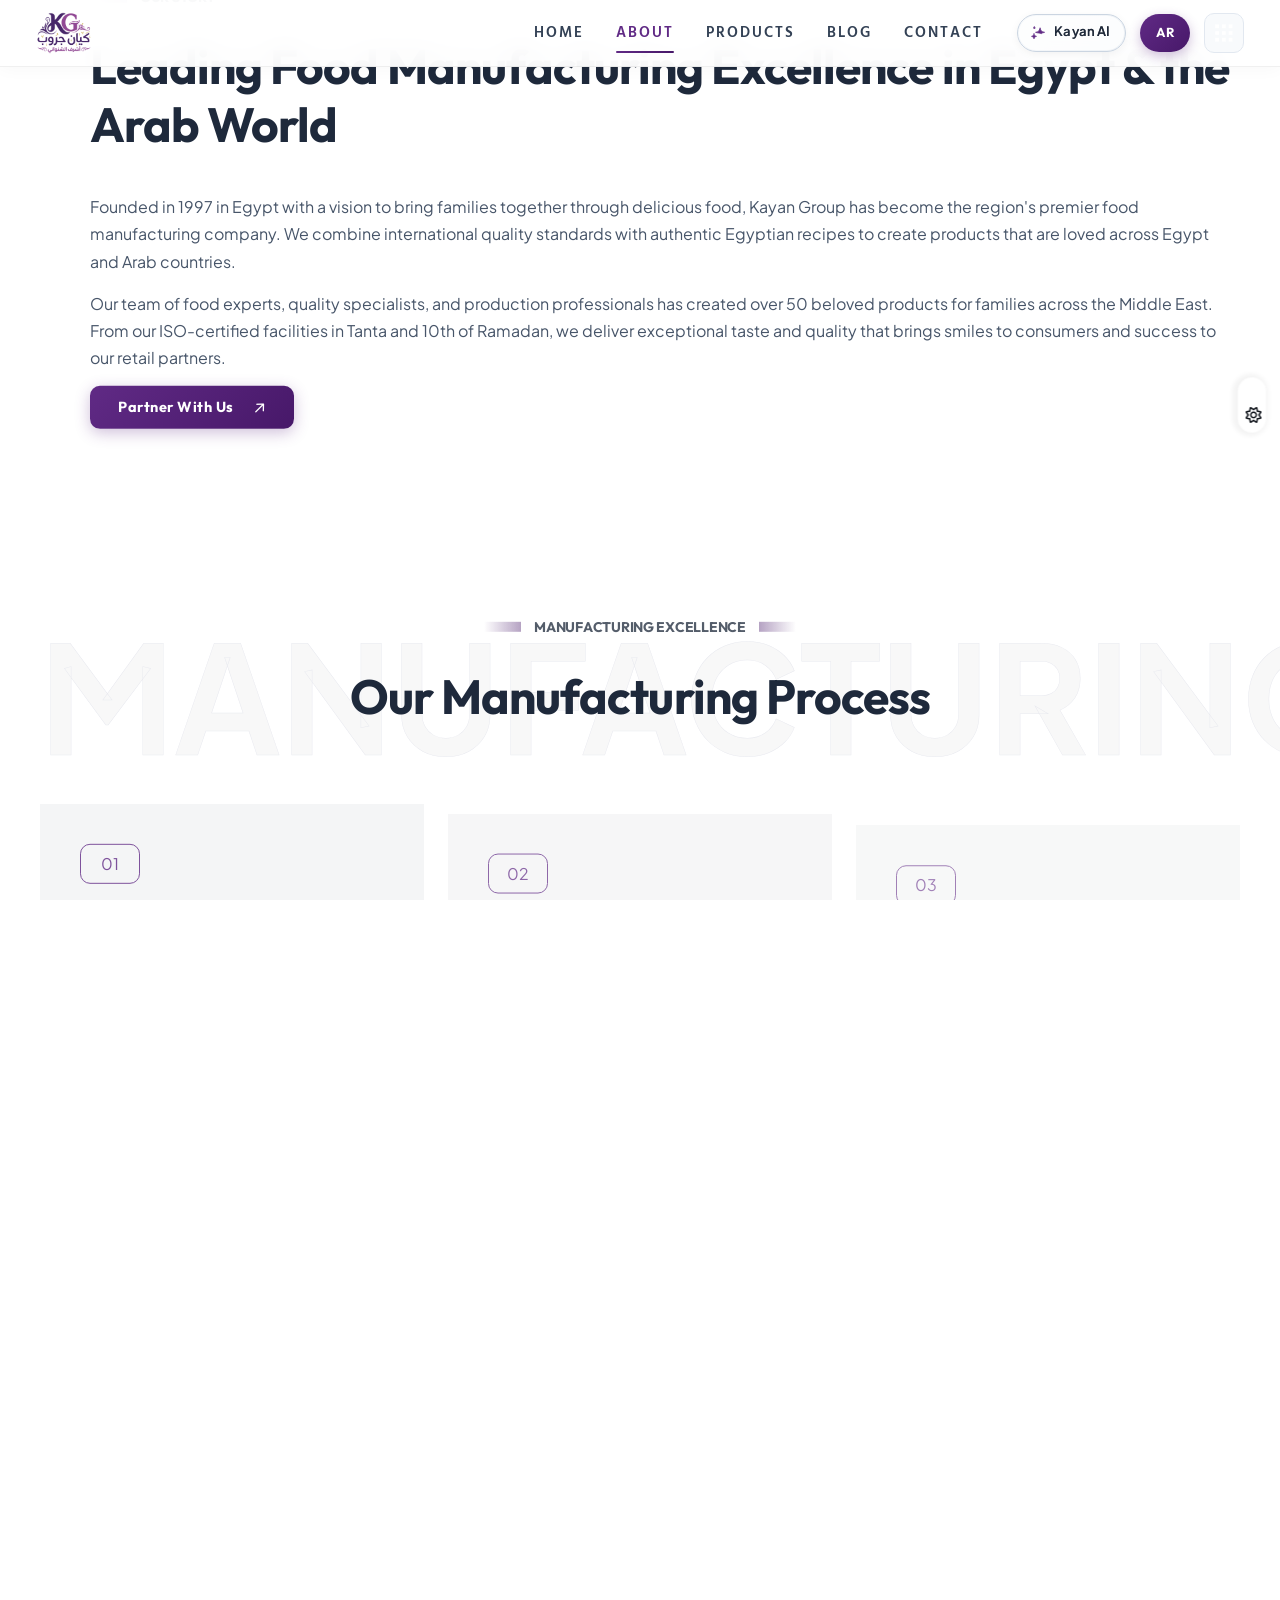
<file: about.html>
<!DOCTYPE html>
<html class="no-js" lang="en">

<head>
    <meta charset="utf-8">
    <meta http-equiv="x-ua-compatible" content="ie=edge">
    <meta name="viewport" content="width=device-width, initial-scale=1, shrink-to-fit=no, user-scalable=no">
    <meta name="description"
        content="Learn about Kayan Group - Egypt's trusted food manufacturer since 1997. Discover our story of quality chocolates, candies, juices, and snacks across the Middle East with ISO certification.">

    <!-- Site Title -->
    <title>About Us - Kayan Group | Egyptian Food Manufacturing Excellence Since 1997</title>

    <!-- Place favicon.ico in the root directory -->
    <link rel="shortcut icon" type="image/x-icon" href="assets/img/favicon.png">

    <!-- CSS here -->
    <link rel="stylesheet" href="assets/css/bootstrap.min.css">
    <link rel="stylesheet" href="assets/css/fontawesome.min.css">
    <link rel="stylesheet" href="assets/css/venobox.min.css">
    <link rel="stylesheet" href="assets/css/odometer.min.css">
    <link rel="stylesheet" href="assets/css/nice-select.css">
    <link rel="stylesheet" href="assets/css/carouselTicker.css">
    <link rel="stylesheet" href="assets/css/swiper.min.css">
    <link rel="stylesheet" href="assets/css/main.css">
    <link rel="stylesheet" href="assets/css/custom-logo.css">

    
</head>

<body>
    <!-- header-area-start -->
    <header class="header inner-header sticky-active">
        <div class="primary-header">
            <div class="primary-header-inner">
                <div class="header-logo d-lg-block">
                    <a href="index.html">
                        <img src="assets/img/logo/LOGO.png" alt="Kayan Group" class="logo-dark">
                        <img src="assets/img/logo/LOGO light.png" alt="Kayan Group"
                            class="logo-light">
                    </a>
                </div>
                <div class="header-right-wrap">
                    <div class="header-menu-wrap">
                        <div class="mobile-menu-items">
                            <ul>
                                <li><a href="index.html">Home</a></li>
                                <li class="active"><a href="about.html">About</a></li>
                                <li><a href="project.html">Products</a></li>
                                <li><a href="blog.html">Blog</a></li>
                                <li><a href="contact.html">Contact</a></li>
                            </ul>
                        </div>
                    </div>
                    <!-- /.header-menu-wrap -->
                    <div class="header-right">
                        <div class="header-ai-btn">
                            <div class="sp">
                                <button class="sparkle-button">
                                    <span class="spark"></span>
                                    <span class="backdrop"></span>
                                    <svg class="sparkle" viewBox="0 0 24 24" fill="none"
                                        xmlns="http://www.w3.org/2000/svg">
                                        <path
                                            d="M14.187 8.096L15 5.25L15.813 8.096C16.0231 8.83114 16.4171 9.50062 16.9577 10.0413C17.4984 10.5819 18.1679 10.9759 18.903 11.186L21.75 12L18.904 12.813C18.1689 13.0231 17.4994 13.4171 16.9587 13.9577C16.4181 14.4984 15.1679 13.0241 11.097 12.814L8.25 12L11.096 11.187C11.8311 10.9769 12.5006 10.5829 13.0413 10.0423C13.5819 9.50162 13.9759 8.83214 14.186 8.097L14.187 8.096Z"
                                            fill="black" stroke="black" stroke-linecap="round" stroke-linejoin="round">
                                        </path>
                                        <path
                                            d="M6 14.25L5.741 15.285C5.59267 15.8785 5.28579 16.4206 4.85319 16.8532C4.42059 17.2858 3.87853 17.5927 3.285 17.741L2.25 18L3.285 18.259C3.87853 18.4073 4.42059 18.7142 4.85319 19.1468C5.28579 19.5794 5.59267 20.1215 5.741 20.715L6 21.75L6.259 20.715C6.40725 20.1216 6.71398 19.5796 7.14639 19.147C7.5788 18.7144 8.12065 18.4075 8.714 18.259L9.75 18L8.714 17.741C8.12065 17.5925 7.5788 17.2856 7.14639 16.853C6.71398 16.4204 6.40725 15.8784 6.259 15.285L6 14.25Z"
                                            fill="black" stroke="black" stroke-linecap="round" stroke-linejoin="round">
                                        </path>
                                        <path
                                            d="M6.5 4L6.303 4.5915C6.24777 4.75718 6.15472 4.90774 6.03123 5.03123C5.90774 5.15472 5.75718 5.24777 5.5915 5.303L5 5.5L5.5915 5.697C5.75718 5.75223 5.90774 5.84528 6.03123 5.96877C6.15472 6.09226 6.24777 6.24282 6.303 6.4085L6.5 7L6.697 6.4085C6.75223 6.24282 6.84528 6.09226 6.96877 5.96877C7.09226 5.84528 7.24282 5.75223 7.4085 5.697L8 5.5L7.4085 5.303C7.24282 5.24777 7.09226 5.15472 6.96877 5.03123C6.84528 4.90774 6.75223 4.75718 6.697 4.5915L6.5 4Z"
                                            fill="black" stroke="black" stroke-linecap="round" stroke-linejoin="round">
                                        </path>
                                    </svg>
                                    <span class="text">Kayan AI</span>
                                </button>
                                <div class="bodydrop"></div>
                                <span aria-hidden="true" class="particle-pen">
                                    <svg class="particle" viewBox="0 0 15 15" fill="none"
                                        xmlns="http://www.w3.org/2000/svg">
                                        <path
                                            d="M6.937 3.846L7.75 1L8.563 3.846C8.77313 4.58114 9.1671 5.25062 9.70774 5.79126C10.2484 6.3319 10.9179 6.72587 11.653 6.936L14.5 7.75L11.654 8.563C10.9189 8.77313 10.2494 9.1671 9.70874 9.70774C9.1681 10.2484 8.77413 10.9179 8.564 11.653L7.75 14.5L6.937 11.654C6.72687 10.9189 6.3329 10.2494 5.79226 9.70874C5.25162 9.1681 4.58214 8.77413 3.847 8.564L1 7.75L3.846 6.937C4.58114 6.72687 5.25062 6.3329 5.79126 5.79226C6.3319 5.25162 6.72587 4.58214 6.936 3.847L6.937 3.846Z"
                                            fill="black" stroke="black" stroke-linecap="round" stroke-linejoin="round">
                                        </path>
                                    </svg>
                                    <svg class="particle" viewBox="0 0 15 15" fill="none"
                                        xmlns="http://www.w3.org/2000/svg">
                                        <path
                                            d="M6.937 3.846L7.75 1L8.563 3.846C8.77313 4.58114 9.1671 5.25062 9.70774 5.79126C10.2484 6.3319 10.9179 6.72587 11.653 6.936L14.5 7.75L11.654 8.563C10.9189 8.77313 10.2494 9.1671 9.70874 9.70774C9.1681 10.2484 8.77413 10.9179 8.564 11.653L7.75 14.5L6.937 11.654C6.72687 10.9189 6.3329 10.2494 5.79226 9.70874C5.25162 9.1681 4.58214 8.77413 3.847 8.564L1 7.75L3.846 6.937C4.58114 6.72687 5.25062 6.3329 5.79126 5.79226C6.3319 5.25162 6.72587 4.58214 6.936 3.847L6.937 3.846Z"
                                            fill="black" stroke="black" stroke-linecap="round" stroke-linejoin="round">
                                        </path>
                                    </svg>
                                    <svg class="particle" viewBox="0 0 15 15" fill="none"
                                        xmlns="http://www.w3.org/2000/svg">
                                        <path
                                            d="M6.937 3.846L7.75 1L8.563 3.846C8.77313 4.58114 9.1671 5.25062 9.70774 5.79126C10.2484 6.3319 10.9179 6.72587 11.653 6.936L14.5 7.75L11.654 8.563C10.9189 8.77313 10.2494 9.1671 9.70874 9.70774C9.1681 10.2484 8.77413 10.9179 8.564 11.653L7.75 14.5L6.937 11.654C6.72687 10.9189 6.3329 10.2494 5.79226 9.70874C5.25162 9.1681 4.58214 8.77413 3.847 8.564L1 7.75L3.846 6.937C4.58114 6.72687 5.25062 6.3329 5.79126 5.79226C6.3319 5.25162 6.72587 4.58214 6.936 3.847L6.937 3.846Z"
                                            fill="black" stroke="black" stroke-linecap="round" stroke-linejoin="round">
                                        </path>
                                    </svg>
                                    <svg class="particle" viewBox="0 0 15 15" fill="none"
                                        xmlns="http://www.w3.org/2000/svg">
                                        <path
                                            d="M6.937 3.846L7.75 1L8.563 3.846C8.77313 4.58114 9.1671 5.25062 9.70774 5.79126C10.2484 6.3319 10.9179 6.72587 11.653 6.936L14.5 7.75L11.654 8.563C10.9189 8.77313 10.2494 9.1671 9.70874 9.70774C9.1681 10.2484 8.77413 10.9179 8.564 11.653L7.75 14.5L6.937 11.654C6.72687 10.9189 6.3329 10.2494 5.79226 9.70874C5.25162 9.1681 4.58214 8.77413 3.847 8.564L1 7.75L3.846 6.937C4.58114 6.72687 5.25062 6.3329 5.79126 5.79226C6.3319 5.25162 6.72587 4.58214 6.936 3.847L6.937 3.846Z"
                                            fill="black" stroke="black" stroke-linecap="round" stroke-linejoin="round">
                                        </path>
                                    </svg>
                                    <svg class="particle" viewBox="0 0 15 15" fill="none"
                                        xmlns="http://www.w3.org/2000/svg">
                                        <path
                                            d="M6.937 3.846L7.75 1L8.563 3.846C8.77313 4.58114 9.1671 5.25062 9.70774 5.79126C10.2484 6.3319 10.9179 6.72587 11.653 6.936L14.5 7.75L11.654 8.563C10.9189 8.77313 10.2494 9.1671 9.70874 9.70774C9.1681 10.2484 8.77413 10.9179 8.564 11.653L7.75 14.5L6.937 11.654C6.72687 10.9189 6.3329 10.2494 5.79226 9.70874C5.25162 9.1681 4.58214 8.77413 3.847 8.564L1 7.75L3.846 6.937C4.58114 6.72687 5.25062 6.3329 5.79126 5.79226C6.3319 5.25162 6.72587 4.58214 6.936 3.847L6.937 3.846Z"
                                            fill="black" stroke="black" stroke-linecap="round" stroke-linejoin="round">
                                        </path>
                                    </svg>
                                    <svg class="particle" viewBox="0 0 15 15" fill="none"
                                        xmlns="http://www.w3.org/2000/svg">
                                        <path
                                            d="M6.937 3.846L7.75 1L8.563 3.846C8.77313 4.58114 9.1671 5.25062 9.70774 5.79126C10.2484 6.3319 10.9179 6.72587 11.653 6.936L14.5 7.75L11.654 8.563C10.9189 8.77313 10.2494 9.1671 9.70874 9.70774C9.1681 10.2484 8.77413 10.9179 8.564 11.653L7.75 14.5L6.937 11.654C6.72687 10.9189 6.3329 10.2494 5.79226 9.70874C5.25162 9.1681 4.58214 8.77413 3.847 8.564L1 7.75L3.846 6.937C4.58114 6.72687 5.25062 6.3329 5.79126 5.79226C6.3319 5.25162 6.72587 4.58214 6.936 3.847L6.937 3.846Z"
                                            fill="black" stroke="black" stroke-linecap="round" stroke-linejoin="round">
                                        </path>
                                    </svg>
                                    <svg class="particle" viewBox="0 0 15 15" fill="none"
                                        xmlns="http://www.w3.org/2000/svg">
                                        <path
                                            d="M6.937 3.846L7.75 1L8.563 3.846C8.77313 4.58114 9.1671 5.25062 9.70774 5.79126C10.2484 6.3319 10.9179 6.72587 11.653 6.936L14.5 7.75L11.654 8.563C10.9189 8.77313 10.2494 9.1671 9.70874 9.70774C9.1681 10.2484 8.77413 10.9179 8.564 11.653L7.75 14.5L6.937 11.654C6.72687 10.9189 6.3329 10.2494 5.79226 9.70874C5.25162 9.1681 4.58214 8.77413 3.847 8.564L1 7.75L3.846 6.937C4.58114 6.72687 5.25062 6.3329 5.79126 5.79226C6.3319 5.25162 6.72587 4.58214 6.936 3.847L6.937 3.846Z"
                                            fill="black" stroke="black" stroke-linecap="round" stroke-linejoin="round">
                                        </path>
                                    </svg>
                                    <svg class="particle" viewBox="0 0 15 15" fill="none"
                                        xmlns="http://www.w3.org/2000/svg">
                                        <path
                                            d="M6.937 3.846L7.75 1L8.563 3.846C8.77313 4.58114 9.1671 5.25062 9.70774 5.79126C10.2484 6.3319 10.9179 6.72587 11.653 6.936L14.5 7.75L11.654 8.563C10.9189 8.77313 10.2494 9.1671 9.70874 9.70774C9.1681 10.2484 8.77413 10.9179 8.564 11.653L7.75 14.5L6.937 11.654C6.72687 10.9189 6.3329 10.2494 5.79226 9.70874C5.25162 9.1681 4.58214 8.77413 3.847 8.564L1 7.75L3.846 6.937C4.58114 6.72687 5.25062 6.3329 5.79126 5.79226C6.3319 5.25162 6.72587 4.58214 6.936 3.847L6.937 3.846Z"
                                            fill="black" stroke="black" stroke-linecap="round" stroke-linejoin="round">
                                        </path>
                                    </svg>
                                    <svg class="particle" viewBox="0 0 15 15" fill="none"
                                        xmlns="http://www.w3.org/2000/svg">
                                        <path
                                            d="M6.937 3.846L7.75 1L8.563 3.846C8.77313 4.58114 9.1671 5.25062 9.70774 5.79126C10.2484 6.3319 10.9179 6.72587 11.653 6.936L14.5 7.75L11.654 8.563C10.9189 8.77313 10.2494 9.1671 9.70874 9.70774C9.1681 10.2484 8.77413 10.9179 8.564 11.653L7.75 14.5L6.937 11.654C6.72687 10.9189 6.3329 10.2494 5.79226 9.70874C5.25162 9.1681 4.58214 8.77413 3.847 8.564L1 7.75L3.846 6.937C4.58114 6.72687 5.25062 6.3329 5.79126 5.79226C6.3319 5.25162 6.72587 4.58214 6.936 3.847L6.937 3.846Z"
                                            fill="black" stroke="black" stroke-linecap="round" stroke-linejoin="round">
                                        </path>
                                    </svg>
                                    <svg class="particle" viewBox="0 0 15 15" fill="none"
                                        xmlns="http://www.w3.org/2000/svg">
                                        <path
                                            d="M6.937 3.846L7.75 1L8.563 3.846C8.77313 4.58114 9.1671 5.25062 9.70774 5.79126C10.2484 6.3319 10.9179 6.72587 11.653 6.936L14.5 7.75L11.654 8.563C10.9189 8.77313 10.2494 9.1671 9.70874 9.70774C9.1681 10.2484 8.77413 10.9179 8.564 11.653L7.75 14.5L6.937 11.654C6.72687 10.9189 6.3329 10.2494 5.79226 9.70874C5.25162 9.1681 4.58214 8.77413 3.847 8.564L1 7.75L3.846 6.937C4.58114 6.72687 5.25062 6.3329 5.79126 5.79226C6.3319 5.25162 6.72587 4.58214 6.936 3.847L6.937 3.846Z"
                                            fill="black" stroke="black" stroke-linecap="round" stroke-linejoin="round">
                                        </path>
                                    </svg>
                                </span>
                            </div>
                        </div>
                                                <a href="#" class="lang-btn" id="lang-toggle" title="العربية">
                            <span class="lang-text">AR</span>
                        </a>
                        <div class="sidebar-icon">
                            <button class="sidebar-trigger open">
                                <svg width="24" height="23" viewBox="0 0 24 23" fill="none"
                                    xmlns="http://www.w3.org/2000/svg">
                                    <path d="M0.300781 0H5.30078V5H0.300781V0Z" fill="currentColor" />
                                    <path d="M0.300781 9H5.30078V14H0.300781V9Z" fill="currentColor" />
                                    <path d="M0.300781 18H5.30078V23H0.300781V18Z" fill="currentColor" />
                                    <path d="M9.30078 0H14.3008V5H9.30078V0Z" fill="currentColor" />
                                    <path d="M9.30078 9H14.3008V14H9.30078V9Z" fill="currentColor" />
                                    <path d="M9.30078 18H14.3008V23H9.30078V18Z" fill="currentColor" />
                                    <path d="M18.3008 0H23.3008V5H18.3008V0Z" fill="currentColor" />
                                    <path d="M18.3008 9H23.3008V14H18.3008V9Z" fill="currentColor" />
                                    <path d="M18.3008 18H23.3008V23H18.3008V18Z" fill="currentColor" />
                                </svg>
                            </button>
                        </div>
                    </div>
                    <!-- /.header-right -->
                </div>
            </div>
            <!-- /.primary-header-inner -->
        </div>
    </header>
    <!-- /.Main Header -->

    <div id="popup-search-box">
        <div class="box-inner-wrap d-flex align-items-center">
            <form id="form" action="#" method="get" role="search">
                <input id="popup-search" type="text" name="s" placeholder="Type keywords here...">
            </form>
            <div class="search-close"><i class="fa-sharp fa-regular fa-xmark"></i></div>
        </div>
    </div>
    <!-- /#popup-search-box -->

    <div id="sidebar-area" class="sidebar-area">
        <button class="sidebar-trigger close">
            <svg class="sidebar-close" xmlns="http://www.w3.org/2000/svg" xmlns:xlink="http://www.w3.org/1999/xlink"
                x="0px" y="0px" width="16px" height="12.7px" viewBox="0 0 16 12.7"
                style="enable-background: new 0 0 16 12.7" xml:space="preserve">
                <g>
                    <rect x="0" y="5.4" transform="matrix(0.7071 -0.7071 0.7071 0.7071 -2.1569 7.5208)" width="16"
                        height="2"></rect>
                    <rect x="0" y="5.4" transform="matrix(0.7071 0.7071 -0.7071 0.7071 6.8431 -3.7929)" width="16"
                        height="2"></rect>
                </g>
            </svg>
        </button>
        <div class="side-menu-content">
            <div class="side-menu-logo">
                <a href="index.html">
                    <img src="assets/img/logo/LOGO.png" alt="Kayan Group" class="logo-dark">
                    <img src="assets/img/logo/LOGO light.png" alt="Kayan Group"
                        class="logo-light">
                </a>
            </div>
                        <!-- Navigation Menu for Sidebar -->
            <nav class="side-menu-nav">
                <ul class="side-nav-menu">
                    <li><a href="index.html">Home</a></li>
                    <li class="active"><a href="about.html">About</a></li>
                    <li><a href="project.html">Products</a></li>
                    <li><a href="blog.html">Blog</a></li>
                    <li><a href="contact.html">Contact</a></li>
                </ul>
            </nav>

            <div class="side-menu-wrap"></div>
            <div class="side-menu-about">
                <div class="side-menu-header">
                    <h3>About Us</h3>
                </div>
                <p>We are a leading food manufacturing company established in 1997 in Egypt, specializing in premium
                    chocolates, candies, juices, and snacks for families across the Middle East. From our ISO-certified
                    facilities, we create delicious moments with quality and authentic Egyptian recipes.</p>
                <a href="contact.html" class="rr-primary-btn">Partner With Us</a>
            </div>
            <div class="side-menu-contact">
                <div class="side-menu-header">
                    <h3>Contact Us</h3>
                </div>
                <ul class="side-menu-list">
                    <li>
                        <i class="fas fa-map-marker-alt"></i>
                        <p>Al-Nakheel Resort, after Total Gas Station, Ismailia–Cairo Road, next to Ben El-Maboud Coffee
                            Company – Cairo</p>
                    </li>
                    <li>
                        <i class="fas fa-phone"></i>
                        <a href="tel:+201066122005">+20 106 612 2005</a>
                    </li>
                    <li>
                        <i class="fas fa-envelope-open-text"></i>
                        <a href="mailto:Info@kayan-grp.com">Info@kayan-grp.com</a>
                    </li>
                </ul>
            </div>
            <ul class="side-menu-social">
                <li class="facebook"><a href="#"><i class="fab fa-facebook-f"></i></a></li>
                <li class="instagram"><a href="#"><i class="fab fa-instagram"></i></a></li>
                <li class="twitter"><a href="#"><i class="fab fa-twitter"></i></a></li>
                <li class="g-plus"><a href="#"><i class="fab fa-fab fa-google-plus"></i></a></li>
            </ul>
        </div>
    </div>
    <!--/.sidebar-area-->

    <div id="preloader">
        <div class="loading" data-loading-text="Kayan Group"></div>
    </div>
    <!-- ./ preloader -->

    <div id="smooth-wrapper">
        <div id="smooth-content">

            <section class="page-header">
                <div class="overlay"></div>
                <div class="shapes">
                    <div class="shape shape-1"><img src="assets/img/shapes/page-header-shape-1.png" alt="shape"></div>
                    <div class="shape shape-2"><img src="assets/img/shapes/page-header-shape-2.png" alt="shape"></div>
                    <div class="shape shape-3"><img src="assets/img/shapes/page-header-shape-3.png" alt="shape"></div>
                </div>
                <div class="container">
                    <div class="page-header-content text-center">
                        <h1 class="title">About Kayan Group</h1>
                        <h4 class="sub-title"><a class="home" href="/">Home </a><span></span><a class="inner-page"
                                href="about.html"> About Us</a></h4>
                    </div>
                </div>
            </section>
            <!-- ./ page-header -->

            <section class="about-section-2 pt-130 pb-130">
                <div class="container">
                    <div class="row about-wrap-2 gy-lg-0 gy-4 align-items-center">
                        <div class="col-lg-12 col-md-12">
                            <div class="about-content-2">
                                <div class="section-heading">
                                    <h4 class="sub-heading after-none" data-text-animation="fade-in"
                                        data-duration="1.5">Our Story</h4>
                                    <h2 class="section-title" data-text-animation data-split="word" data-duration="1">
                                        Leading Food Manufacturing Excellence in Egypt & the Arab World</h2>
                                    <p class="fade-top">Founded in 1997 in Egypt with a vision to bring families
                                        together through delicious food, Kayan Group has become the region's premier
                                        food manufacturing company. We combine international quality standards with
                                        authentic Egyptian recipes to create products that are loved across Egypt and
                                        Arab countries.</p>
                                    <p class="fade-top">Our team of food experts, quality specialists, and production
                                        professionals has created over 50 beloved products for families across the
                                        Middle East. From our ISO-certified facilities in Tanta and 10th of Ramadan, we
                                        deliver exceptional taste and quality that brings smiles to consumers and
                                        success to our retail partners.</p>
                                    <div class="about-btn fade-top">
                                        <a href="contact.html" class="rr-primary-btn">Partner With Us<i
                                                class="fa-regular fa-arrow-right"></i></a>
                                    </div>
                                </div>
                            </div>
                        </div>
                    </div>
                </div>
            </section>
            <!-- ./ about-section-2 -->

            <section class="process-section-2 fade-wrapper">
                <div class="container">
                    <div class="section-heading text-center">
                        <span class="bg-text">Manufacturing</span>
                        <h4 class="sub-heading" data-text-animation="fade-in" data-duration="1.5">Manufacturing
                            Excellence</h4>
                        <h2 class="section-title" data-text-animation data-split="word" data-duration="1">From
                            Ingredients to Your Table — <br>Our Quality Journey</h2>
                    </div>
                    <div class="row gy-lg-0 gy-4">
                        <div class="col-lg-4 col-md-6">
                            <div class="process-box fade-top">
                                <span class="number">01</span>
                                <h3 class="title">Recipe Development & Sourcing</h3>
                                <p>We carefully select premium ingredients and develop authentic recipes that meet
                                    international standards while capturing traditional Egyptian flavors families love.
                                </p>
                                <a href="contact.html" class="read-more">Learn More<i
                                        class="fa-sharp fa-regular fa-chevrons-right"></i></a>
                            </div>
                        </div>
                        <div class="col-lg-4 col-md-6">
                            <div class="process-box fade-top">
                                <span class="number">02</span>
                                <h3 class="title">Quality Manufacturing</h3>
                                <p>Using state-of-the-art equipment in our ISO-certified facilities, we manufacture each
                                    product with precision, rigorous testing, and attention to detail.</p>
                                <a href="contact.html" class="read-more">Learn More<i
                                        class="fa-sharp fa-regular fa-chevrons-right"></i></a>
                            </div>
                        </div>
                        <div class="col-lg-4 col-md-6">
                            <div class="process-box fade-top">
                                <span class="number">03</span>
                                <h3 class="title">Packaging & Distribution</h3>
                                <p>Products are carefully packaged in attractive, safe containers and distributed fresh
                                    across Egypt and exported to Arab countries through our trusted network.</p>
                                <a href="contact.html" class="read-more">Learn More<i
                                        class="fa-sharp fa-regular fa-chevrons-right"></i></a>
                            </div>
                        </div>
                    </div>
                </div>
            </section>
            <!-- ./ process-section-2 -->

            <section class="counter-section counter-2">
                <div class="container">
                    <div class="row gy-lg-0 gy-4">
                        <div class="col-lg-3 col-md-6">
                            <div class="counter-item">
                                <h3 class="title"><span class="odometer" data-count="50">0</span>+</h3>
                                <p>Food Products <br>Manufactured</p>
                            </div>
                        </div>
                        <div class="col-lg-3 col-md-6">
                            <div class="counter-item">
                                <h3 class="title"><span class="odometer" data-count="200">0</span>+</h3>
                                <p>Retail <br>Partners</p>
                            </div>
                        </div>
                        <div class="col-lg-3 col-md-6">
                            <div class="counter-item">
                                <h3 class="title"><span class="odometer" data-count="5">0</span></h3>
                                <p>Arab Countries <br>Served</p>
                            </div>
                        </div>
                        <div class="col-lg-3 col-md-6">
                            <div class="counter-item">
                                <h3 class="title"><span class="odometer" data-count="27">0</span>+</h3>
                                <p>Years of <br>Excellence</p>
                            </div>
                        </div>
                    </div>
                </div>
            </section>
            <!-- ./ counter-section -->

            <div class="running-text running-3">
                <div class="bg-img"></div>
                <div class="carouselTicker carouselTicker-nav" data-speed="fast">
                    <ul class="text-anim carouselTicker__list scroller__inner inner-3">
                        <li>Premium Chocolates</li>
                        <li class="stroke-text">Sweet Candies</li>
                        <li>Fresh Juices</li>
                        <li class="stroke-text">Food Manufacturing</li>
                        <li>ISO Certified</li>
                        <li class="stroke-text">Egyptian Heritage</li>
                        <li>Crispy Snacks</li>
                        <li class="stroke-text">Mawlid Sweets</li>
                    </ul>
                </div>
            </div>
            <!-- ./ running-text -->

            <section class="about-section-5 pt-130 pb-130">
                <div class="container">
                    <div class="row gy-lg-0 gy-4">
                        <div class="col-lg-12">
                            <div class="about-content-5">
                                <div class="section-heading">
                                    <h4 class="sub-heading after-none" data-text-animation="fade-in"
                                        data-duration="1.5">Our Quality Promise</h4>
                                    <h2 class="section-title" data-text-animation data-split="word" data-duration="1">
                                        ISO-Certified Manufacturing Excellence</h2>
                                    <p class="fade-top">Our state-of-the-art facilities in Tanta and 10th of Ramadan
                                        enable us to deliver premium food products that compete on the international
                                        stage. With ISO 22000, 9001, and 45001 certifications, we have everything needed
                                        to bring authentic Egyptian flavors to your table with safety and quality.</p>
                                    <p class="fade-top">We specialize in authentic recipes that honor Egyptian
                                        traditions while meeting international food safety standards. Our experienced
                                        team ensures every product maintains consistent quality across all our markets
                                        in Egypt, Iraq, Libya, Sudan, Palestine, and Kuwait.</p>
                                    <div class="about-btn fade-top">
                                        <a href="contact.html" class="rr-primary-btn">Contact Us<i
                                                class="fa-regular fa-arrow-right"></i></a>
                                    </div>
                                </div>
                            </div>
                        </div>
                    </div>
                </div>
            </section>
            <!-- ./ about-section -->


            <!-- Footer Redesign -->
            <footer class="footer-section bg-dark-1">
                <div class="shape"></div>
                <div class="container">
                    <div class="row footer-wrap">
                        <div class="col-lg-3 col-md-6">
                            <div class="footer-widget">
                                <div class="footer-logo mb-25">
                                    <a href="index.html">
                                        <img src="assets/img/logo/LOGO.png" alt="Kayan Group" class="logo-dark"
                                            >
                                        <img src="assets/img/logo/LOGO light.png" alt="Kayan Group" class="logo-light"
                                            >
                                    </a>
                                </div>
                                <p class="mb-25">Creating delicious food products that bring families together since
                                    1997. Premium quality from Egypt to the Arab world.</p>
                                <ul class="footer-social">
                                    <li><a href="#"><i class="fab fa-facebook-f"></i></a></li>
                                    <li><a href="#"><i class="fab fa-instagram"></i></a></li>
                                    <li><a href="#"><i class="fab fa-linkedin-in"></i></a></li>
                                </ul>
                            </div>
                        </div>
                        <div class="col-lg-3 col-md-6">
                            <div class="footer-widget">
                                <h3 class="widget-title">Useful Links</h3>
                                <ul class="footer-list">
                                    <li><a href="about.html">Our Story</a></li>
                                    <li><a href="project.html">Our Products</a></li>
                                    <li><a href="contact.html">Partnership</a></li>
                                    <li><a href="contact.html">Contact Us</a></li>
                                </ul>
                            </div>
                        </div>
                        <div class="col-lg-3 col-md-6">
                            <div class="footer-widget">
                                <h3 class="widget-title">Contact Us</h3>
                                <ul class="footer-contact-list">
                                    <li>
                                        <i class="fa-solid fa-envelope"></i>
                                        <a href="mailto:Info@kayan-grp.com">Info@kayan-grp.com</a>
                                    </li>
                                    <li>
                                        <i class="fa-solid fa-phone"></i>
                                        <div class="contact-text">
                                            <a href="tel:+201066122005">+20 106 612 2005</a>
                                        </div>
                                    </li>
                                    <li>
                                        <i class="fa-solid fa-location-dot"></i>
                                        <span>Al-Nakheel Resort, Ismailia–Cairo Road, Cairo, Egypt</span>
                                    </li>
                                </ul>
                            </div>
                        </div>
                        <div class="col-lg-3 col-md-6">
                            <div class="footer-widget">
                                <h3 class="widget-title">Stay Updated</h3>
                                <div class="footer-form mb-20">
                                    <form action="#" class="rr-subscribe-form">
                                        <div class="input-group">
                                            <input class="form-control" type="email" name="email"
                                                placeholder="Email address">
                                            <button class="submit">Subscribe</button>
                                        </div>
                                    </form>
                                </div>
                                <p class="small text-white-50">Get product updates and exclusive partner benefits.</p>
                            </div>
                        </div>
                    </div>
                </div>
                <div class="copyright-area">
                    <div class="container">
                        <div class="row align-items-center">
                            <div class="col-md-12 text-center">
                                <p class="mb-0">© 2025 Kayan Group. All Rights Reserved.</p>
                            </div>
                        </div>
                    </div>
                </div>
            </footer>
            <!-- ./ footer-section -->

        </div>
    </div>

    <!--scrollup-->

    <div id="theme-toogle" class="switcher-button">
        <div class="switcher-button-inner-left"></div>
        <div class="switcher-button-inner"></div>
    </div>

    <!-- JS here -->
    <script src="assets/js/vendor/jquary-3.6.0.min.js"></script>
    <script src="assets/js/vendor/bootstrap-bundle.js"></script>
    <script src="assets/js/vendor/imagesloaded-pkgd.js"></script>
    <script src="assets/js/vendor/waypoints.min.js"></script>
    <script src="assets/js/vendor/venobox.min.js"></script>
    <script src="assets/js/vendor/odometer.min.js"></script>
    <script src="assets/js/vendor/meanmenu.js"></script>
    <script src="assets/js/vendor/jquery.isotope.js"></script>
    <script src="assets/js/vendor/swiper.min.js"></script>
    <script src="assets/js/vendor/split-type.min.js"></script>
    <script src="assets/js/vendor/gsap.min.js"></script>
    <script src="assets/js/vendor/scroll-trigger.min.js"></script>
    <script src="assets/js/vendor/scroll-smoother.js"></script>
    <script src="assets/js/vendor/jquery.carouselTicker.js"></script>
    <script src="assets/js/vendor/nice-select.js"></script>
    <script src="assets/js/slider.js"></script>
    <script src="assets/js/contact.js"></script>
    <script src="assets/js/main.js"></script>
    <script src="assets/js/language.js"></script>
</body>

</html>
</file>
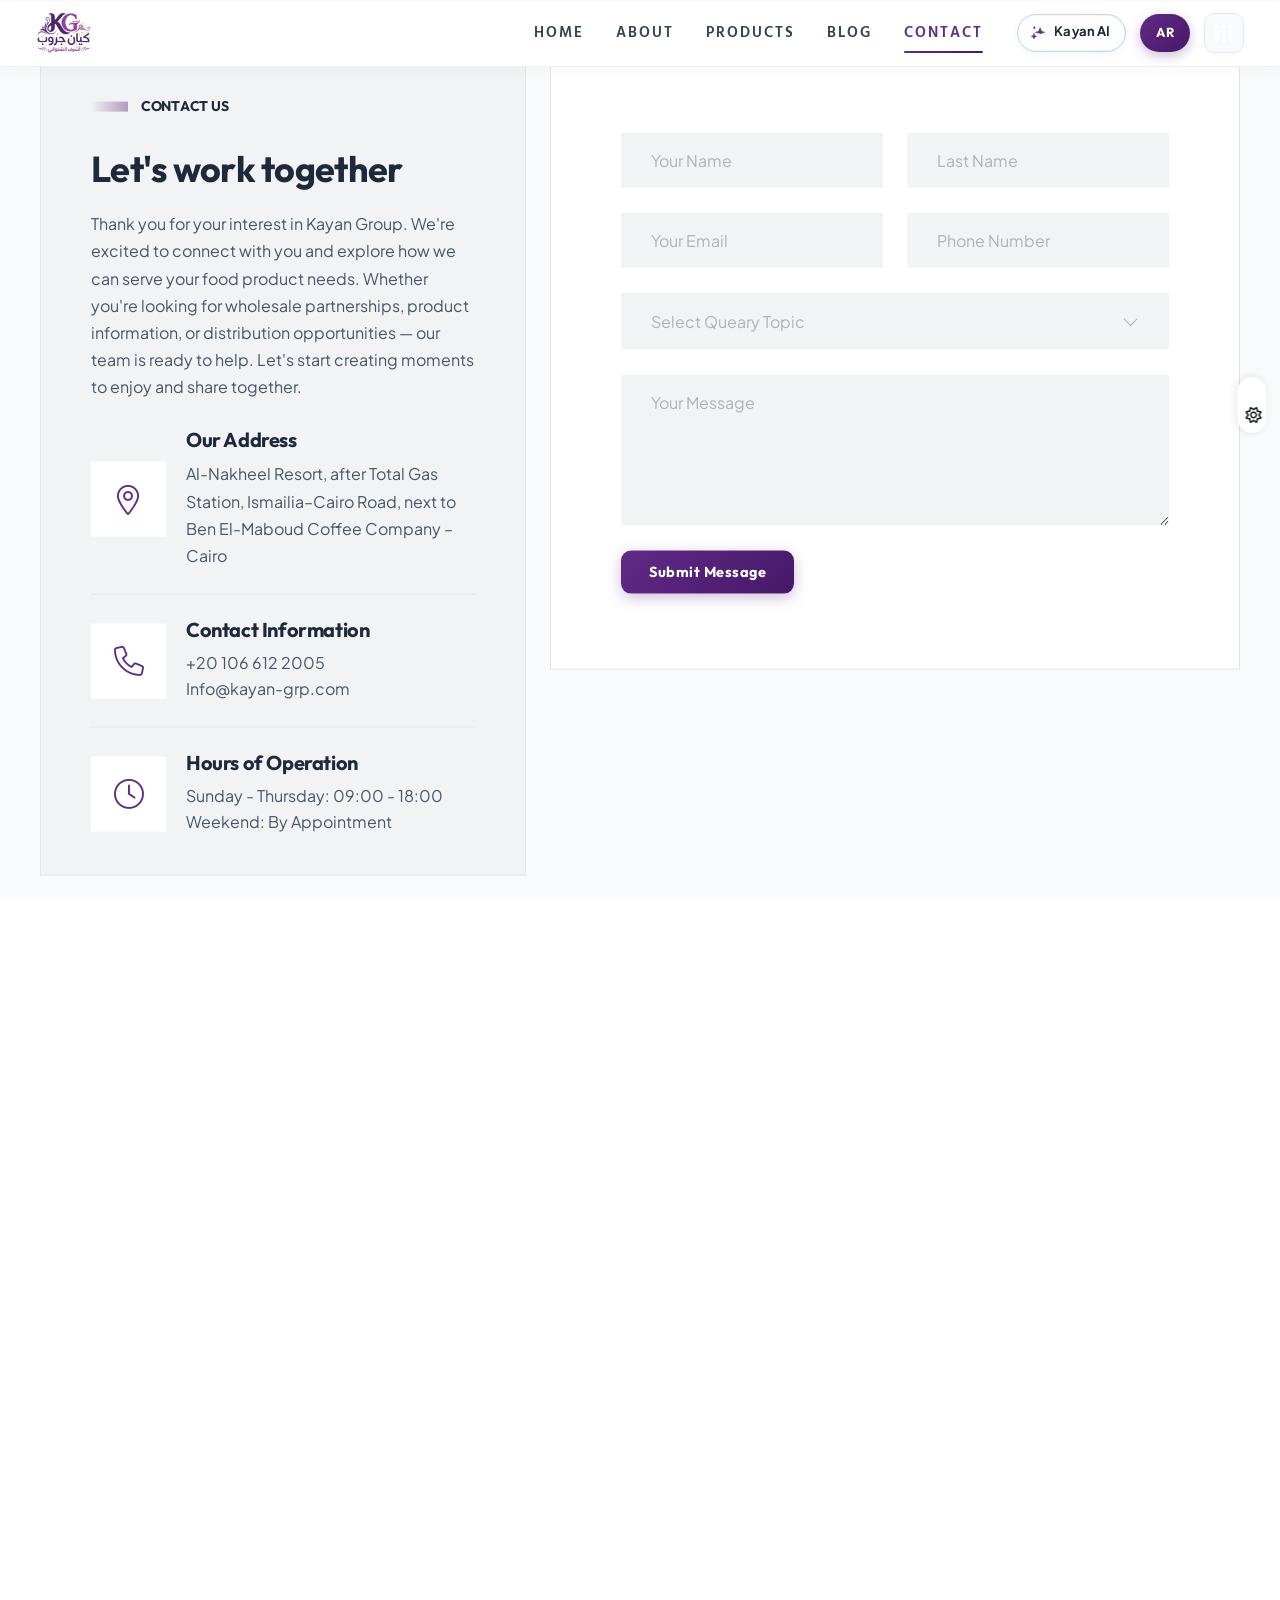
<file: contact.html>
<!DOCTYPE html>
<html class="no-js" lang="en">

<head>
    <meta charset="utf-8">
    <meta http-equiv="x-ua-compatible" content="ie=edge">
    <meta name="viewport" content="width=device-width, initial-scale=1">
    <meta name="description"
        content="Contact Kayan Group for premium quality food products. Get in touch for wholesale inquiries, product information, or business partnerships.">

    <!-- Site Title -->
    <title>Contact Us - Kayan Group Food Manufacturing</title>

    <!-- Place favicon.ico in the root directory -->
    <link rel="shortcut icon" type="image/x-icon" href="assets/img/favicon.png">

    <!-- CSS here -->
    <link rel="stylesheet" href="assets/css/bootstrap.min.css">
    <link rel="stylesheet" href="assets/css/fontawesome.min.css">
    <link rel="stylesheet" href="assets/css/venobox.min.css">
    <link rel="stylesheet" href="assets/css/odometer.min.css">
    <link rel="stylesheet" href="assets/css/nice-select.css">
    <link rel="stylesheet" href="assets/css/carouselTicker.css">
    <link rel="stylesheet" href="assets/css/swiper.min.css">
    <link rel="stylesheet" href="assets/css/main.css">
    <link rel="stylesheet" href="assets/css/custom-logo.css">

    
</head>

<body>
    <!-- header-area-start -->
    <header class="header inner-header sticky-active">
        <div class="primary-header">
            <div class="primary-header-inner">
                <div class="header-logo d-lg-block">
                    <a href="index.html">
                        <img src="assets/img/logo/LOGO.png" alt="Kayan Group" class="logo-dark">
                        <img src="assets/img/logo/LOGO light.png" alt="Kayan Group"
                            class="logo-light">
                    </a>
                </div>
                <div class="header-right-wrap">
                    <div class="header-menu-wrap">
                        <div class="mobile-menu-items">
                            <ul>
                                <li><a href="index.html">Home</a></li>
                                <li><a href="about.html">About</a></li>
                                <li><a href="project.html">Products</a></li>
                                <li><a href="blog.html">Blog</a></li>
                                <li class="active"><a href="contact.html">Contact</a></li>
                            </ul>
                        </div>
                    </div>
                    <!-- /.header-menu-wrap -->
                    <div class="header-right">
                        <div class="header-ai-btn">
                            <div class="sp">
                                <button class="sparkle-button">
                                    <span class="spark"></span>
                                    <span class="backdrop"></span>
                                    <svg class="sparkle" viewBox="0 0 24 24" fill="none"
                                        xmlns="http://www.w3.org/2000/svg">
                                        <path
                                            d="M14.187 8.096L15 5.25L15.813 8.096C16.0231 8.83114 16.4171 9.50062 16.9577 10.0413C17.4984 10.5819 18.1679 10.9759 18.903 11.186L21.75 12L18.904 12.813C18.1689 13.0231 17.4994 13.4171 16.9587 13.9577C16.4181 14.4984 15.1679 13.0241 11.097 12.814L8.25 12L11.096 11.187C11.8311 10.9769 12.5006 10.5829 13.0413 10.0423C13.5819 9.50162 13.9759 8.83214 14.186 8.097L14.187 8.096Z"
                                            fill="black" stroke="black" stroke-linecap="round" stroke-linejoin="round">
                                        </path>
                                        <path
                                            d="M6 14.25L5.741 15.285C5.59267 15.8785 5.28579 16.4206 4.85319 16.8532C4.42059 17.2858 3.87853 17.5927 3.285 17.741L2.25 18L3.285 18.259C3.87853 18.4073 4.42059 18.7142 4.85319 19.1468C5.28579 19.5794 5.59267 20.1215 5.741 20.715L6 21.75L6.259 20.715C6.40725 20.1216 6.71398 19.5796 7.14639 19.147C7.5788 18.7144 8.12065 18.4075 8.714 18.259L9.75 18L8.714 17.741C8.12065 17.5925 7.5788 17.2856 7.14639 16.853C6.71398 16.4204 6.40725 15.8784 6.259 15.285L6 14.25Z"
                                            fill="black" stroke="black" stroke-linecap="round" stroke-linejoin="round">
                                        </path>
                                        <path
                                            d="M6.5 4L6.303 4.5915C6.24777 4.75718 6.15472 4.90774 6.03123 5.03123C5.90774 5.15472 5.75718 5.24777 5.5915 5.303L5 5.5L5.5915 5.697C5.75718 5.75223 5.90774 5.84528 6.03123 5.96877C6.15472 6.09226 6.24777 6.24282 6.303 6.4085L6.5 7L6.697 6.4085C6.75223 6.24282 6.84528 6.09226 6.96877 5.96877C7.09226 5.84528 7.24282 5.75223 7.4085 5.697L8 5.5L7.4085 5.303C7.24282 5.24777 7.09226 5.15472 6.96877 5.03123C6.84528 4.90774 6.75223 4.75718 6.697 4.5915L6.5 4Z"
                                            fill="black" stroke="black" stroke-linecap="round" stroke-linejoin="round">
                                        </path>
                                    </svg>
                                    <span class="text">Kayan AI</span>
                                </button>
                                <div class="bodydrop"></div>
                                <span aria-hidden="true" class="particle-pen">
                                    <svg class="particle" viewBox="0 0 15 15" fill="none"
                                        xmlns="http://www.w3.org/2000/svg">
                                        <path
                                            d="M6.937 3.846L7.75 1L8.563 3.846C8.77313 4.58114 9.1671 5.25062 9.70774 5.79126C10.2484 6.3319 10.9179 6.72587 11.653 6.936L14.5 7.75L11.654 8.563C10.9189 8.77313 10.2494 9.1671 9.70874 9.70774C9.1681 10.2484 8.77413 10.9179 8.564 11.653L7.75 14.5L6.937 11.654C6.72687 10.9189 6.3329 10.2494 5.79226 9.70874C5.25162 9.1681 4.58214 8.77413 3.847 8.564L1 7.75L3.846 6.937C4.58114 6.72687 5.25062 6.3329 5.79126 5.79226C6.3319 5.25162 6.72587 4.58214 6.936 3.847L6.937 3.846Z"
                                            fill="black" stroke="black" stroke-linecap="round" stroke-linejoin="round">
                                        </path>
                                    </svg>
                                    <svg class="particle" viewBox="0 0 15 15" fill="none"
                                        xmlns="http://www.w3.org/2000/svg">
                                        <path
                                            d="M6.937 3.846L7.75 1L8.563 3.846C8.77313 4.58114 9.1671 5.25062 9.70774 5.79126C10.2484 6.3319 10.9179 6.72587 11.653 6.936L14.5 7.75L11.654 8.563C10.9189 8.77313 10.2494 9.1671 9.70874 9.70774C9.1681 10.2484 8.77413 10.9179 8.564 11.653L7.75 14.5L6.937 11.654C6.72687 10.9189 6.3329 10.2494 5.79226 9.70874C5.25162 9.1681 4.58214 8.77413 3.847 8.564L1 7.75L3.846 6.937C4.58114 6.72687 5.25062 6.3329 5.79126 5.79226C6.3319 5.25162 6.72587 4.58214 6.936 3.847L6.937 3.846Z"
                                            fill="black" stroke="black" stroke-linecap="round" stroke-linejoin="round">
                                        </path>
                                    </svg>
                                    <svg class="particle" viewBox="0 0 15 15" fill="none"
                                        xmlns="http://www.w3.org/2000/svg">
                                        <path
                                            d="M6.937 3.846L7.75 1L8.563 3.846C8.77313 4.58114 9.1671 5.25062 9.70774 5.79126C10.2484 6.3319 10.9179 6.72587 11.653 6.936L14.5 7.75L11.654 8.563C10.9189 8.77313 10.2494 9.1671 9.70874 9.70774C9.1681 10.2484 8.77413 10.9179 8.564 11.653L7.75 14.5L6.937 11.654C6.72687 10.9189 6.3329 10.2494 5.79226 9.70874C5.25162 9.1681 4.58214 8.77413 3.847 8.564L1 7.75L3.846 6.937C4.58114 6.72687 5.25062 6.3329 5.79126 5.79226C6.3319 5.25162 6.72587 4.58214 6.936 3.847L6.937 3.846Z"
                                            fill="black" stroke="black" stroke-linecap="round" stroke-linejoin="round">
                                        </path>
                                    </svg>
                                    <svg class="particle" viewBox="0 0 15 15" fill="none"
                                        xmlns="http://www.w3.org/2000/svg">
                                        <path
                                            d="M6.937 3.846L7.75 1L8.563 3.846C8.77313 4.58114 9.1671 5.25062 9.70774 5.79126C10.2484 6.3319 10.9179 6.72587 11.653 6.936L14.5 7.75L11.654 8.563C10.9189 8.77313 10.2494 9.1671 9.70874 9.70774C9.1681 10.2484 8.77413 10.9179 8.564 11.653L7.75 14.5L6.937 11.654C6.72687 10.9189 6.3329 10.2494 5.79226 9.70874C5.25162 9.1681 4.58214 8.77413 3.847 8.564L1 7.75L3.846 6.937C4.58114 6.72687 5.25062 6.3329 5.79126 5.79226C6.3319 5.25162 6.72587 4.58214 6.936 3.847L6.937 3.846Z"
                                            fill="black" stroke="black" stroke-linecap="round" stroke-linejoin="round">
                                        </path>
                                    </svg>
                                    <svg class="particle" viewBox="0 0 15 15" fill="none"
                                        xmlns="http://www.w3.org/2000/svg">
                                        <path
                                            d="M6.937 3.846L7.75 1L8.563 3.846C8.77313 4.58114 9.1671 5.25062 9.70774 5.79126C10.2484 6.3319 10.9179 6.72587 11.653 6.936L14.5 7.75L11.654 8.563C10.9189 8.77313 10.2494 9.1671 9.70874 9.70774C9.1681 10.2484 8.77413 10.9179 8.564 11.653L7.75 14.5L6.937 11.654C6.72687 10.9189 6.3329 10.2494 5.79226 9.70874C5.25162 9.1681 4.58214 8.77413 3.847 8.564L1 7.75L3.846 6.937C4.58114 6.72687 5.25062 6.3329 5.79126 5.79226C6.3319 5.25162 6.72587 4.58214 6.936 3.847L6.937 3.846Z"
                                            fill="black" stroke="black" stroke-linecap="round" stroke-linejoin="round">
                                        </path>
                                    </svg>
                                    <svg class="particle" viewBox="0 0 15 15" fill="none"
                                        xmlns="http://www.w3.org/2000/svg">
                                        <path
                                            d="M6.937 3.846L7.75 1L8.563 3.846C8.77313 4.58114 9.1671 5.25062 9.70774 5.79126C10.2484 6.3319 10.9179 6.72587 11.653 6.936L14.5 7.75L11.654 8.563C10.9189 8.77313 10.2494 9.1671 9.70874 9.70774C9.1681 10.2484 8.77413 10.9179 8.564 11.653L7.75 14.5L6.937 11.654C6.72687 10.9189 6.3329 10.2494 5.79226 9.70874C5.25162 9.1681 4.58214 8.77413 3.847 8.564L1 7.75L3.846 6.937C4.58114 6.72687 5.25062 6.3329 5.79126 5.79226C6.3319 5.25162 6.72587 4.58214 6.936 3.847L6.937 3.846Z"
                                            fill="black" stroke="black" stroke-linecap="round" stroke-linejoin="round">
                                        </path>
                                    </svg>
                                    <svg class="particle" viewBox="0 0 15 15" fill="none"
                                        xmlns="http://www.w3.org/2000/svg">
                                        <path
                                            d="M6.937 3.846L7.75 1L8.563 3.846C8.77313 4.58114 9.1671 5.25062 9.70774 5.79126C10.2484 6.3319 10.9179 6.72587 11.653 6.936L14.5 7.75L11.654 8.563C10.9189 8.77313 10.2494 9.1671 9.70874 9.70774C9.1681 10.2484 8.77413 10.9179 8.564 11.653L7.75 14.5L6.937 11.654C6.72687 10.9189 6.3329 10.2494 5.79226 9.70874C5.25162 9.1681 4.58214 8.77413 3.847 8.564L1 7.75L3.846 6.937C4.58114 6.72687 5.25062 6.3329 5.79126 5.79226C6.3319 5.25162 6.72587 4.58214 6.936 3.847L6.937 3.846Z"
                                            fill="black" stroke="black" stroke-linecap="round" stroke-linejoin="round">
                                        </path>
                                    </svg>
                                    <svg class="particle" viewBox="0 0 15 15" fill="none"
                                        xmlns="http://www.w3.org/2000/svg">
                                        <path
                                            d="M6.937 3.846L7.75 1L8.563 3.846C8.77313 4.58114 9.1671 5.25062 9.70774 5.79126C10.2484 6.3319 10.9179 6.72587 11.653 6.936L14.5 7.75L11.654 8.563C10.9189 8.77313 10.2494 9.1671 9.70874 9.70774C9.1681 10.2484 8.77413 10.9179 8.564 11.653L7.75 14.5L6.937 11.654C6.72687 10.9189 6.3329 10.2494 5.79226 9.70874C5.25162 9.1681 4.58214 8.77413 3.847 8.564L1 7.75L3.846 6.937C4.58114 6.72687 5.25062 6.3329 5.79126 5.79226C6.3319 5.25162 6.72587 4.58214 6.936 3.847L6.937 3.846Z"
                                            fill="black" stroke="black" stroke-linecap="round" stroke-linejoin="round">
                                        </path>
                                    </svg>
                                    <svg class="particle" viewBox="0 0 15 15" fill="none"
                                        xmlns="http://www.w3.org/2000/svg">
                                        <path
                                            d="M6.937 3.846L7.75 1L8.563 3.846C8.77313 4.58114 9.1671 5.25062 9.70774 5.79126C10.2484 6.3319 10.9179 6.72587 11.653 6.936L14.5 7.75L11.654 8.563C10.9189 8.77313 10.2494 9.1671 9.70874 9.70774C9.1681 10.2484 8.77413 10.9179 8.564 11.653L7.75 14.5L6.937 11.654C6.72687 10.9189 6.3329 10.2494 5.79226 9.70874C5.25162 9.1681 4.58214 8.77413 3.847 8.564L1 7.75L3.846 6.937C4.58114 6.72687 5.25062 6.3329 5.79126 5.79226C6.3319 5.25162 6.72587 4.58214 6.936 3.847L6.937 3.846Z"
                                            fill="black" stroke="black" stroke-linecap="round" stroke-linejoin="round">
                                        </path>
                                    </svg>
                                </span>
                            </div>
                        </div>
                                                <a href="#" class="lang-btn" id="lang-toggle" title="العربية">
                            <span class="lang-text">AR</span>
                        </a>
                        <div class="sidebar-icon">
                            <button class="sidebar-trigger open">
                                <svg width="24" height="23" viewBox="0 0 24 23" fill="none"
                                    xmlns="http://www.w3.org/2000/svg">
                                    <path d="M0.300781 0H5.30078V5H0.300781V0Z" fill="currentColor" />
                                    <path d="M0.300781 9H5.30078V14H0.300781V9Z" fill="currentColor" />
                                    <path d="M0.300781 18H5.30078V23H0.300781V18Z" fill="currentColor" />
                                    <path d="M9.30078 0H14.3008V5H9.30078V0Z" fill="currentColor" />
                                    <path d="M9.30078 9H14.3008V14H9.30078V9Z" fill="currentColor" />
                                    <path d="M9.30078 18H14.3008V23H9.30078V18Z" fill="currentColor" />
                                    <path d="M18.3008 0H23.3008V5H18.3008V0Z" fill="currentColor" />
                                    <path d="M18.3008 9H23.3008V14H18.3008V9Z" fill="currentColor" />
                                    <path d="M18.3008 18H23.3008V23H18.3008V18Z" fill="currentColor" />
                                </svg>
                            </button>
                        </div>
                    </div>
                    <!-- /.header-right -->
                </div>
            </div>
            <!-- /.primary-header-inner -->
        </div>
    </header>
    <!-- /.Main Header -->

    <div id="popup-search-box">
        <div class="box-inner-wrap d-flex align-items-center">
            <form id="form" action="#" method="get" role="search">
                <input id="popup-search" type="text" name="s" placeholder="Type keywords here...">
            </form>
            <div class="search-close"><i class="fa-sharp fa-regular fa-xmark"></i></div>
        </div>
    </div>
    <!-- /#popup-search-box -->

    <div id="sidebar-area" class="sidebar-area">
        <button class="sidebar-trigger close">
            <svg class="sidebar-close" xmlns="http://www.w3.org/2000/svg" xmlns:xlink="http://www.w3.org/1999/xlink"
                x="0px" y="0px" width="16px" height="12.7px" viewBox="0 0 16 12.7"
                style="enable-background: new 0 0 16 12.7" xml:space="preserve">
                <g>
                    <rect x="0" y="5.4" transform="matrix(0.7071 -0.7071 0.7071 0.7071 -2.1569 7.5208)" width="16"
                        height="2"></rect>
                    <rect x="0" y="5.4" transform="matrix(0.7071 0.7071 -0.7071 0.7071 6.8431 -3.7929)" width="16"
                        height="2"></rect>
                </g>
            </svg>
        </button>
        <div class="side-menu-content">
            <div class="side-menu-logo">
                <a href="index.html">
                    <img src="assets/img/logo/LOGO.png" alt="Kayan Group" class="logo-dark">
                    <img src="assets/img/logo/LOGO light.png" alt="Kayan Group"
                        class="logo-light">
                </a>
            </div>
                        <!-- Navigation Menu for Sidebar -->
            <nav class="side-menu-nav">
                <ul class="side-nav-menu">
                    <li><a href="index.html">Home</a></li>
                    <li><a href="about.html">About</a></li>
                    <li><a href="project.html">Products</a></li>
                    <li><a href="blog.html">Blog</a></li>
                    <li class="active"><a href="contact.html">Contact</a></li>
                </ul>
            </nav>

            <div class="side-menu-wrap"></div>
            <div class="side-menu-about">
                <div class="side-menu-header">
                    <h3>About Us</h3>
                </div>
                <p>Established in 1997, Kayan Group operates state-of-the-art manufacturing facilities in Tanta and 10th
                    of Ramadan, Egypt. We specialize in producing premium chocolates, candies, juices, and snacks that
                    bring families together across Egypt and the Middle East.</p>
                <a href="contact.html" class="rr-primary-btn">Contact Us</a>
            </div>
            <div class="side-menu-contact">
                <div class="side-menu-header">
                    <h3>Contact Us</h3>
                </div>
                <ul class="side-menu-list">
                    <li>
                        <i class="fas fa-map-marker-alt"></i>
                        <p>Al-Nakheel Resort, after Total Gas Station, Ismailia–Cairo Road, next to Ben El-Maboud Coffee
                            Company – Cairo</p>
                    </li>
                    <li>
                        <i class="fas fa-phone"></i>
                        <a href="tel:+201066122005">+20 106 612 2005</a>
                    </li>
                    <li>
                        <i class="fas fa-envelope-open-text"></i>
                        <a href="mailto:Info@kayan-grp.com">Info@kayan-grp.com</a>
                    </li>
                </ul>
            </div>
            <ul class="side-menu-social">
                <li class="facebook"><a href="#"><i class="fab fa-facebook-f"></i></a></li>
                <li class="instagram"><a href="#"><i class="fab fa-instagram"></i></a></li>
                <li class="twitter"><a href="#"><i class="fab fa-twitter"></i></a></li>
                <li class="g-plus"><a href="#"><i class="fab fa-fab fa-google-plus"></i></a></li>
            </ul>
        </div>
    </div>
    <!--/.sidebar-area-->

    <div id="preloader">
        <div class="loading" data-loading-text="KAYAN GROUP"></div>
    </div>
    <!-- ./ preloader -->

    <div id="smooth-wrapper">
        <div id="smooth-content">

            <section class="page-header">
                <div class="overlay"></div>
                <div class="shapes">
                    <div class="shape shape-1"><img src="assets/img/shapes/page-header-shape-1.png" alt="shape"></div>
                    <div class="shape shape-2"><img src="assets/img/shapes/page-header-shape-2.png" alt="shape"></div>
                    <div class="shape shape-3"><img src="assets/img/shapes/page-header-shape-3.png" alt="shape"></div>
                </div>
                <div class="container">
                    <div class="page-header-content text-center">
                        <h1 class="title">Contact Us</h1>
                        <h4 class="sub-title"><a class="home" href="index.html">Home </a><span></span><a
                                class="inner-page" href="contact.html"> Contact Us</a></h4>
                    </div>
                </div>
            </section>
            <!-- ./ page-header -->

            <section class="contact-section pt-130 pb-130">
                <div class="container">
                    <div class="row gy-lg-0 gy-5">
                        <div class="col-lg-5 col-md-12">
                            <div class="contact-content">
                                <div class="section-heading">
                                    <h4 class="sub-heading after-none" data-text-animation="fade-in"
                                        data-duration="1.5">Contact Us</h4>
                                    <h2 class="section-title" data-text-animation data-split="word" data-duration="1">
                                        Let's work together</h2>
                                    <p>Thank you for your interest in Kayan Group.
                                        We're excited to connect with you and explore how we can serve your food product
                                        needs. Whether you're looking for wholesale partnerships, product information,
                                        or distribution opportunities — our team is ready to help.

                                        Let's start creating moments to enjoy and share together.</p>
                                </div>
                                <div class="contact-list">
                                    <div class="list-item">
                                        <div class="icon">
                                            <i class="fa-light fa-location-dot"></i>
                                        </div>
                                        <div class="content">
                                            <h4 class="title">Our Address</h4>
                                            <p>Al-Nakheel Resort, after Total Gas Station, Ismailia–Cairo Road, next to
                                                Ben El-Maboud Coffee Company – Cairo</p>
                                        </div>
                                    </div>
                                    <div class="list-item">
                                        <div class="icon">
                                            <i class="fa-light fa-phone"></i>
                                        </div>
                                        <div class="content">
                                            <h4 class="title">Contact Information</h4>
                                            <span><a href="tel:+201066122005">+20 106 612 2005</a></span>
                                            <span><a href="mailto:Info@kayan-grp.com">Info@kayan-grp.com</a></span>
                                        </div>
                                    </div>
                                    <div class="list-item">
                                        <div class="icon">
                                            <i class="fa-light fa-clock"></i>
                                        </div>
                                        <div class="content">
                                            <h4 class="title">Hours of Operation</h4>
                                            <span>Sunday - Thursday: 09:00 - 18:00</span>
                                            <span>Weekend: By Appointment</span>
                                        </div>
                                    </div>
                                </div>
                            </div>
                        </div>
                        <div class="col-lg-7">
                            <div class="blog-contact-form form-2">
                                <div class="request-form">
                                    <form action="mail.php" method="post" id="ajax_contact" class="form-horizontal">
                                        <div class="form-group row">
                                            <div class="col-md-6">
                                                <div class="form-item">
                                                    <input type="text" id="fullname" name="fullname"
                                                        class="form-control" placeholder="Your Name">
                                                </div>
                                            </div>
                                            <div class="col-md-6">
                                                <div class="form-item">
                                                    <input type="text" id="lastname" name="lastname"
                                                        class="form-control" placeholder="Last Name">
                                                </div>
                                            </div>
                                        </div>
                                        <div class="form-group row">
                                            <div class="col-md-6">
                                                <div class="form-item">
                                                    <input type="text" id="email" name="email" class="form-control"
                                                        placeholder="Email address*">
                                                </div>
                                            </div>
                                            <div class="col-md-6">
                                                <div class="form-item">
                                                    <input type="text" id="phone" name="phone" class="form-control"
                                                        placeholder="Phone number*">
                                                </div>
                                            </div>
                                        </div>
                                        <div class="form-group row">
                                            <div class="col-md-12">
                                                <div class="form-item">
                                                    <div class="nice-select select-control form-control country"
                                                        tabindex="0"><span class="current">Select Queary Topic</span>
                                                        <ul class="list">
                                                            <li data-value="" class="option selected focus">Select
                                                                Queary Topic</li>
                                                            <li data-value="vdt" class="option">Plan One</li>
                                                            <li data-value="can" class="option">Plan Two</li>
                                                            <li data-value="uk" class="option">Plan Three</li>
                                                        </ul>
                                                    </div>
                                                </div>
                                            </div>
                                        </div>
                                        <div class="form-group row">
                                            <div class="col-md-12">
                                                <div class="form-item message-item">
                                                    <textarea id="message" name="message" cols="30" rows="5"
                                                        class="form-control address" placeholder="Message"></textarea>
                                                </div>
                                            </div>
                                        </div>
                                        <div class="submit-btn">
                                            <button id="submit" class="rr-primary-btn" type="submit">Submit
                                                Message</button>
                                        </div>
                                    </form>
                                </div>
                            </div>
                        </div>
                    </div>
                </div>
            </section>
            <!-- ./ contact-section -->

            <div class="map-wrapper pb-130">
                <div class="container">
                    <iframe
                        src="https://www.google.com/maps/embed?pb=!1m18!1m12!1m3!1d3455.123!2d31.2357!3d30.0444!2m3!1f0!2f0!3f0!3m2!1i1024!2i768!4f13.1!3m3!1m2!1s0x14583fa60b21beeb%3A0x79dfb296e8423bba!2sCairo%2C%20Egypt!5e0!3m2!1sen!2s!4v1566525118697!5m2!1sen!2s"
                        width="100%" height="600" frameborder="0" style="border:0;" allowfullscreen=""></iframe>
                </div>
            </div>
            <!-- ./ map-wrapper -->

            <!-- Footer Redesign -->
            <footer class="footer-section bg-dark-1">
                <div class="shape"></div>
                <div class="container">
                    <div class="row footer-wrap">
                        <div class="col-lg-3 col-md-6">
                            <div class="footer-widget">
                                <div class="footer-logo mb-25">
                                    <a href="index.html">
                                        <img src="assets/img/logo/LOGO.png" alt="Kayan Group" class="logo-dark"
                                            >
                                        <img src="assets/img/logo/LOGO light.png" alt="Kayan Group" class="logo-light"
                                            >
                                    </a>
                                </div>
                                <p class="mb-25">Creating delicious food products that bring families together since
                                    1997. Premium quality from Egypt to the Arab world.</p>
                                <ul class="footer-social">
                                    <li><a href="#"><i class="fab fa-facebook-f"></i></a></li>
                                    <li><a href="#"><i class="fab fa-instagram"></i></a></li>
                                    <li><a href="#"><i class="fab fa-linkedin-in"></i></a></li>
                                </ul>
                            </div>
                        </div>
                        <div class="col-lg-3 col-md-6">
                            <div class="footer-widget">
                                <h3 class="widget-title">Useful Links</h3>
                                <ul class="footer-list">
                                    <li><a href="about.html">Our Story</a></li>
                                    <li><a href="project.html">Our Products</a></li>
                                    <li><a href="contact.html">Partnership</a></li>
                                    <li><a href="contact.html">Contact Us</a></li>
                                </ul>
                            </div>
                        </div>
                        <div class="col-lg-3 col-md-6">
                            <div class="footer-widget">
                                <h3 class="widget-title">Contact Us</h3>
                                <ul class="footer-contact-list">
                                    <li>
                                        <i class="fa-solid fa-envelope"></i>
                                        <a href="mailto:Info@kayan-grp.com">Info@kayan-grp.com</a>
                                    </li>
                                    <li>
                                        <i class="fa-solid fa-phone"></i>
                                        <div class="contact-text">
                                            <a href="tel:+201066122005">+20 106 612 2005</a>
                                        </div>
                                    </li>
                                    <li>
                                        <i class="fa-solid fa-location-dot"></i>
                                        <span>Al-Nakheel Resort, Ismailia–Cairo Road, Cairo, Egypt</span>
                                    </li>
                                </ul>
                            </div>
                        </div>
                        <div class="col-lg-3 col-md-6">
                            <div class="footer-widget">
                                <h3 class="widget-title">Stay Updated</h3>
                                <div class="footer-form mb-20">
                                    <form action="#" class="rr-subscribe-form">
                                        <div class="input-group">
                                            <input class="form-control" type="email" name="email"
                                                placeholder="Email address">
                                            <button class="submit">Subscribe</button>
                                        </div>
                                    </form>
                                </div>
                                <p class="small text-white-50">Get product updates and exclusive partner benefits.</p>
                            </div>
                        </div>
                    </div>
                </div>
                <div class="copyright-area">
                    <div class="container">
                        <div class="row align-items-center">
                            <div class="col-md-12 text-center">
                                <p class="mb-0">© 2025 Kayan Group. All Rights Reserved.</p>
                            </div>
                        </div>
                    </div>
                </div>
            </footer>
            <!-- ./ footer-section -->

        </div>
    </div>

    <!--scrollup-->

    <div id="theme-toogle" class="switcher-button">
        <div class="switcher-button-inner-left"></div>
        <div class="switcher-button-inner"></div>
    </div>

    <!-- JS here -->
    <script src="assets/js/vendor/jquary-3.6.0.min.js"></script>
    <script src="assets/js/vendor/bootstrap-bundle.js"></script>
    <script src="assets/js/vendor/imagesloaded-pkgd.js"></script>
    <script src="assets/js/vendor/waypoints.min.js"></script>
    <script src="assets/js/vendor/venobox.min.js"></script>
    <script src="assets/js/vendor/odometer.min.js"></script>
    <script src="assets/js/vendor/meanmenu.js"></script>
    <script src="assets/js/vendor/jquery.isotope.js"></script>
    <script src="assets/js/vendor/swiper.min.js"></script>
    <script src="assets/js/vendor/split-type.min.js"></script>
    <script src="assets/js/vendor/gsap.min.js"></script>
    <script src="assets/js/vendor/scroll-trigger.min.js"></script>
    <script src="assets/js/vendor/scroll-smoother.js"></script>
    <script src="assets/js/vendor/jquery.carouselTicker.js"></script>
    <script src="assets/js/vendor/nice-select.js"></script>
    <script src="assets/js/slider.js"></script>
    <script src="assets/js/contact.js"></script>
    <script src="assets/js/main.js"></script>
    <script src="assets/js/language.js"></script>
</body>

</html>
</file>
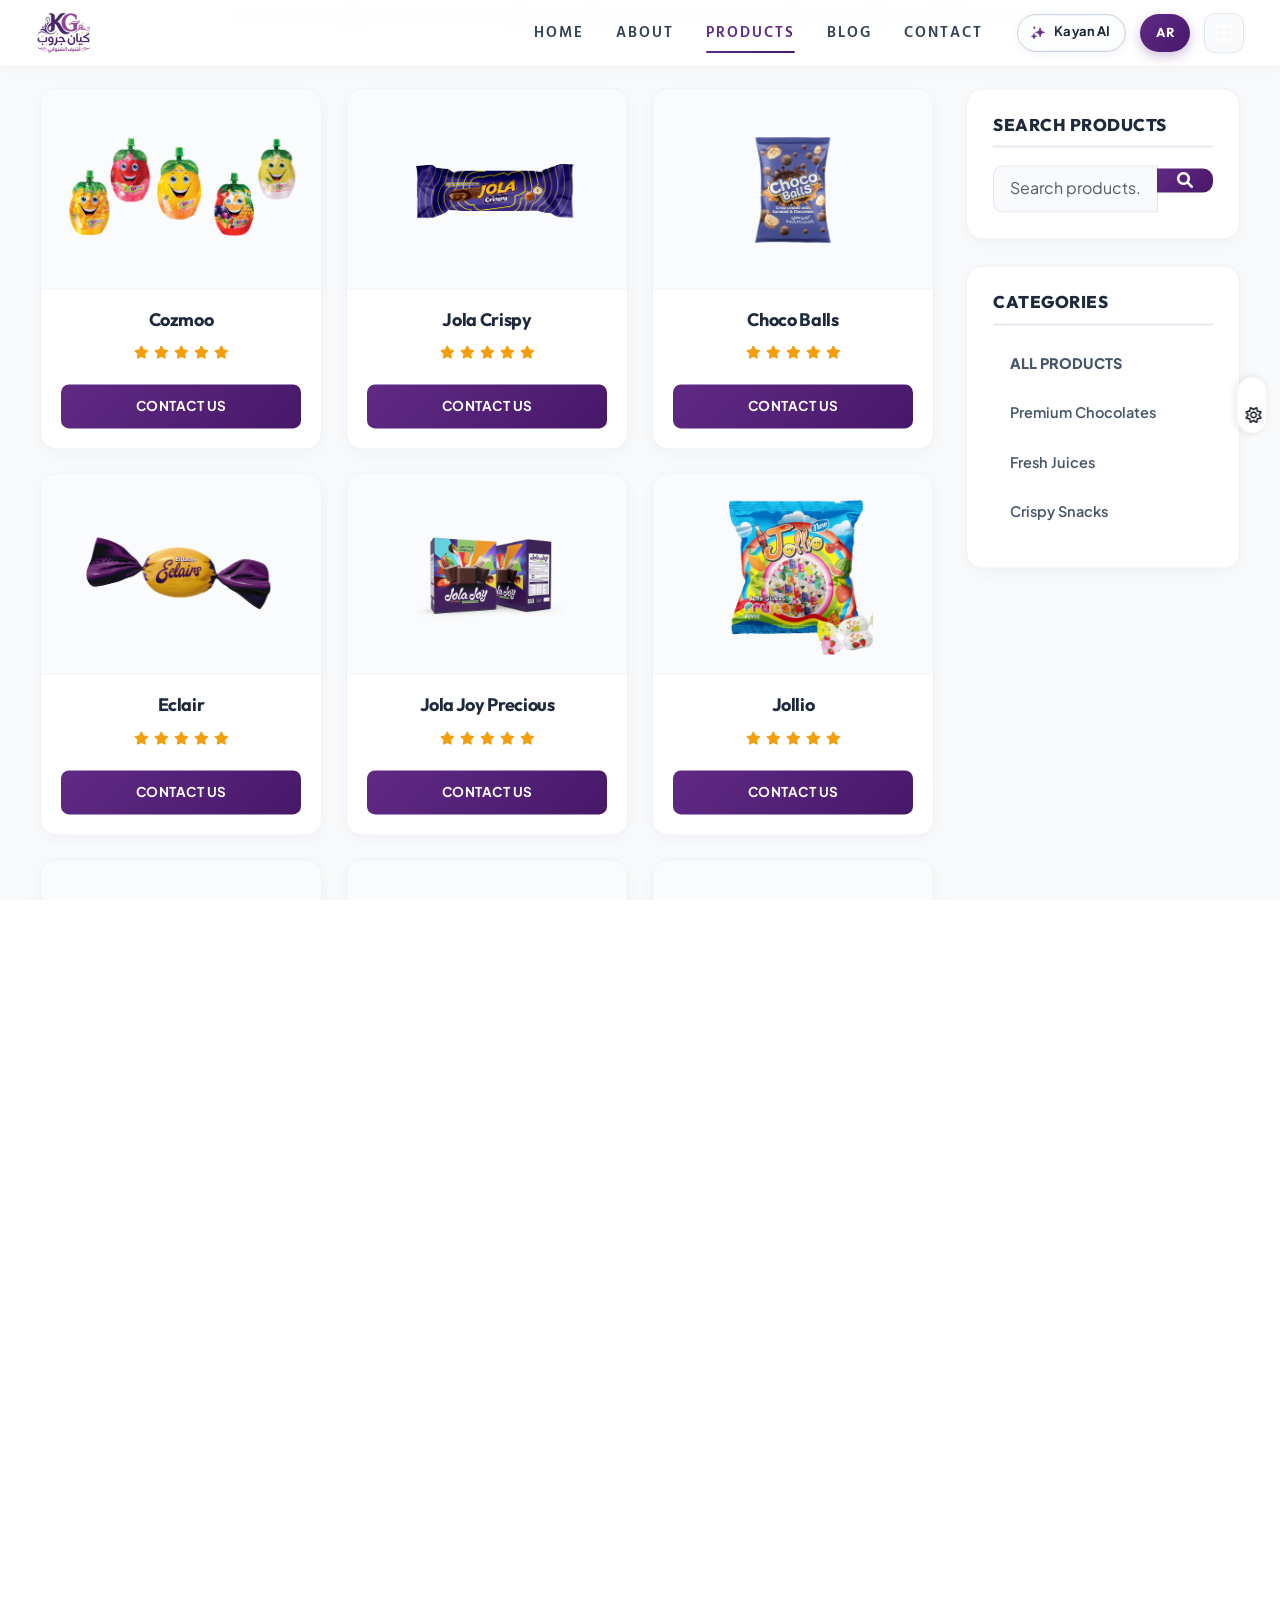
<file: project.html>
<!DOCTYPE html>
<html class="no-js" lang="en">

<head>
    <meta charset="utf-8">
    <meta http-equiv="x-ua-compatible" content="ie=edge">
    <meta name="viewport" content="width=device-width, initial-scale=1, shrink-to-fit=no, user-scalable=no">
    <meta name="description"
        content="Explore Kayan Group's delicious food products - premium chocolates, candies, juices, snacks, and traditional Mawlid sweets. Quality Egyptian manufacturing since 1997.">

    <!-- Site Title -->
    <title>Our Products - Kayan Group | Premium Food Manufacturing</title>

    <!-- Place favicon.ico in the root directory -->
    <link rel="shortcut icon" type="image/x-icon" href="assets/img/favicon.png">

    <!-- CSS here -->
    <link rel="stylesheet" href="assets/css/bootstrap.min.css">
    <link rel="stylesheet" href="assets/css/fontawesome.min.css">
    <link rel="stylesheet" href="assets/css/venobox.min.css">
    <link rel="stylesheet" href="assets/css/odometer.min.css">
    <link rel="stylesheet" href="assets/css/nice-select.css">
    <link rel="stylesheet" href="assets/css/carouselTicker.css">
    <link rel="stylesheet" href="assets/css/swiper.min.css">
    <link rel="stylesheet" href="assets/css/main.css">
    <link rel="stylesheet" href="assets/css/custom-logo.css">

    
</head>

<body>
    <!-- header-area-start -->
    <header class="header inner-header sticky-active">
        <div class="primary-header">
            <div class="primary-header-inner">
                <div class="header-logo d-lg-block">
                    <a href="index.html">
                        <img src="assets/img/logo/LOGO.png" alt="Kayan Group" class="logo-dark">
                        <img src="assets/img/logo/LOGO light.png" alt="Kayan Group"
                            class="logo-light">
                    </a>
                </div>
                <div class="header-right-wrap">
                    <div class="header-menu-wrap">
                        <div class="mobile-menu-items">
                            <ul>
                                <li><a href="index.html">Home</a></li>
                                <li><a href="about.html">About</a></li>
                                <li class="active"><a href="project.html">Products</a></li>
                                <li><a href="blog.html">Blog</a></li>
                                <li><a href="contact.html">Contact</a></li>
                            </ul>
                        </div>
                    </div>
                    <!-- /.header-menu-wrap -->
                    <div class="header-right">
                        <div class="header-ai-btn">
                            <div class="sp">
                                <button class="sparkle-button">
                                    <span class="spark"></span>
                                    <span class="backdrop"></span>
                                    <svg class="sparkle" viewBox="0 0 24 24" fill="none"
                                        xmlns="http://www.w3.org/2000/svg">
                                        <path
                                            d="M14.187 8.096L15 5.25L15.813 8.096C16.0231 8.83114 16.4171 9.50062 16.9577 10.0413C17.4984 10.5819 18.1679 10.9759 18.903 11.186L21.75 12L18.904 12.813C18.1689 13.0231 17.4994 13.4171 16.9587 13.9577C16.4181 14.4984 16.0241 15.1679 15.814 15.903L15 18.75L14.187 15.904C13.9769 15.1689 13.5829 14.4994 13.0423 13.9587C12.5016 13.4181 11.8321 13.0241 11.097 12.814L8.25 12L11.096 11.187C11.8311 10.9769 12.5006 10.5829 13.0413 10.0423C13.5819 9.50162 13.9759 8.83214 14.186 8.097L14.187 8.096Z"
                                            fill="black" stroke="black" stroke-linecap="round" stroke-linejoin="round">
                                        </path>
                                        <path
                                            d="M6 14.25L5.741 15.285C5.59267 15.8785 5.28579 16.4206 4.85319 16.8532C4.42059 17.2858 3.87853 17.5927 3.285 17.741L2.25 18L3.285 18.259C3.87853 18.4073 4.42059 18.7142 4.85319 19.1468C5.28579 19.5794 5.59267 20.1215 5.741 20.715L6 21.75L6.259 20.715C6.40725 20.1216 6.71398 19.5796 7.14639 19.147C7.5788 18.7144 8.12065 18.4075 8.714 18.259L9.75 18L8.714 17.741C8.12065 17.5925 7.5788 17.2856 7.14639 16.853C6.71398 16.4204 6.40725 15.8784 6.259 15.285L6 14.25Z"
                                            fill="black" stroke="black" stroke-linecap="round" stroke-linejoin="round">
                                        </path>
                                        <path
                                            d="M6.5 4L6.303 4.5915C6.24777 4.75718 6.15472 4.90774 6.03123 5.03123C5.90774 5.15472 5.75718 5.24777 5.5915 5.303L5 5.5L5.5915 5.697C5.75718 5.75223 5.90774 5.84528 6.03123 5.96877C6.15472 6.09226 6.24777 6.24282 6.303 6.4085L6.5 7L6.697 6.4085C6.75223 6.24282 6.84528 6.09226 6.96877 5.96877C7.09226 5.84528 7.24282 5.75223 7.4085 5.697L8 5.5L7.4085 5.303C7.24282 5.24777 7.09226 5.15472 6.96877 5.03123C6.84528 4.90774 6.75223 4.75718 6.697 4.5915L6.5 4Z"
                                            fill="black" stroke="black" stroke-linecap="round" stroke-linejoin="round">
                                        </path>
                                    </svg>
                                    <span class="text">Kayan AI</span>
                                </button>
                                <div class="bodydrop"></div>
                                <span aria-hidden="true" class="particle-pen">
                                    <svg class="particle" viewBox="0 0 15 15" fill="none"
                                        xmlns="http://www.w3.org/2000/svg">
                                        <path
                                            d="M6.937 3.846L7.75 1L8.563 3.846C8.77313 4.58114 9.1671 5.25062 9.70774 5.79126C10.2484 6.3319 10.9179 6.72587 11.653 6.936L14.5 7.75L11.654 8.563C10.9189 8.77313 10.2494 9.1671 9.70874 9.70774C9.1681 10.2484 8.77413 10.9179 8.564 11.653L7.75 14.5L6.937 11.654C6.72687 10.9189 6.3329 10.2494 5.79226 9.70874C5.25162 9.1681 4.58214 8.77413 3.847 8.564L1 7.75L3.846 6.937C4.58114 6.72687 5.25062 6.3329 5.79126 5.79226C6.3319 5.25162 6.72587 4.58214 6.936 3.847L6.937 3.846Z"
                                            fill="black" stroke="black" stroke-linecap="round" stroke-linejoin="round">
                                        </path>
                                    </svg>
                                    <svg class="particle" viewBox="0 0 15 15" fill="none"
                                        xmlns="http://www.w3.org/2000/svg">
                                        <path
                                            d="M6.937 3.846L7.75 1L8.563 3.846C8.77313 4.58114 9.1671 5.25062 9.70774 5.79126C10.2484 6.3319 10.9179 6.72587 11.653 6.936L14.5 7.75L11.654 8.563C10.9189 8.77313 10.2494 9.1671 9.70874 9.70774C9.1681 10.2484 8.77413 10.9179 8.564 11.653L7.75 14.5L6.937 11.654C6.72687 10.9189 6.3329 10.2494 5.79226 9.70874C5.25162 9.1681 4.58214 8.77413 3.847 8.564L1 7.75L3.846 6.937C4.58114 6.72687 5.25062 6.3329 5.79126 5.79226C6.3319 5.25162 6.72587 4.58214 6.936 3.847L6.937 3.846Z"
                                            fill="black" stroke="black" stroke-linecap="round" stroke-linejoin="round">
                                        </path>
                                    </svg>
                                    <svg class="particle" viewBox="0 0 15 15" fill="none"
                                        xmlns="http://www.w3.org/2000/svg">
                                        <path
                                            d="M6.937 3.846L7.75 1L8.563 3.846C8.77313 4.58114 9.1671 5.25062 9.70774 5.79126C10.2484 6.3319 10.9179 6.72587 11.653 6.936L14.5 7.75L11.654 8.563C10.9189 8.77313 10.2494 9.1671 9.70874 9.70774C9.1681 10.2484 8.77413 10.9179 8.564 11.653L7.75 14.5L6.937 11.654C6.72687 10.9189 6.3329 10.2494 5.79226 9.70874C5.25162 9.1681 4.58214 8.77413 3.847 8.564L1 7.75L3.846 6.937C4.58114 6.72687 5.25062 6.3329 5.79126 5.79226C6.3319 5.25162 6.72587 4.58214 6.936 3.847L6.937 3.846Z"
                                            fill="black" stroke="black" stroke-linecap="round" stroke-linejoin="round">
                                        </path>
                                    </svg>
                                    <svg class="particle" viewBox="0 0 15 15" fill="none"
                                        xmlns="http://www.w3.org/2000/svg">
                                        <path
                                            d="M6.937 3.846L7.75 1L8.563 3.846C8.77313 4.58114 9.1671 5.25062 9.70774 5.79126C10.2484 6.3319 10.9179 6.72587 11.653 6.936L14.5 7.75L11.654 8.563C10.9189 8.77313 10.2494 9.1671 9.70874 9.70774C9.1681 10.2484 8.77413 10.9179 8.564 11.653L7.75 14.5L6.937 11.654C6.72687 10.9189 6.3329 10.2494 5.79226 9.70874C5.25162 9.1681 4.58214 8.77413 3.847 8.564L1 7.75L3.846 6.937C4.58114 6.72687 5.25062 6.3329 5.79126 5.79226C6.3319 5.25162 6.72587 4.58214 6.936 3.847L6.937 3.846Z"
                                            fill="black" stroke="black" stroke-linecap="round" stroke-linejoin="round">
                                        </path>
                                    </svg>
                                    <svg class="particle" viewBox="0 0 15 15" fill="none"
                                        xmlns="http://www.w3.org/2000/svg">
                                        <path
                                            d="M6.937 3.846L7.75 1L8.563 3.846C8.77313 4.58114 9.1671 5.25062 9.70774 5.79126C10.2484 6.3319 10.9179 6.72587 11.653 6.936L14.5 7.75L11.654 8.563C10.9189 8.77313 10.2494 9.1671 9.70874 9.70774C9.1681 10.2484 8.77413 10.9179 8.564 11.653L7.75 14.5L6.937 11.654C6.72687 10.9189 6.3329 10.2494 5.79226 9.70874C5.25162 9.1681 4.58214 8.77413 3.847 8.564L1 7.75L3.846 6.937C4.58114 6.72687 5.25062 6.3329 5.79126 5.79226C6.3319 5.25162 6.72587 4.58214 6.936 3.847L6.937 3.846Z"
                                            fill="black" stroke="black" stroke-linecap="round" stroke-linejoin="round">
                                        </path>
                                    </svg>
                                    <svg class="particle" viewBox="0 0 15 15" fill="none"
                                        xmlns="http://www.w3.org/2000/svg">
                                        <path
                                            d="M6.937 3.846L7.75 1L8.563 3.846C8.77313 4.58114 9.1671 5.25062 9.70774 5.79126C10.2484 6.3319 10.9179 6.72587 11.653 6.936L14.5 7.75L11.654 8.563C10.9189 8.77313 10.2494 9.1671 9.70874 9.70774C9.1681 10.2484 8.77413 10.9179 8.564 11.653L7.75 14.5L6.937 11.654C6.72687 10.9189 6.3329 10.2494 5.79226 9.70874C5.25162 9.1681 4.58214 8.77413 3.847 8.564L1 7.75L3.846 6.937C4.58114 6.72687 5.25062 6.3329 5.79126 5.79226C6.3319 5.25162 6.72587 4.58214 6.936 3.847L6.937 3.846Z"
                                            fill="black" stroke="black" stroke-linecap="round" stroke-linejoin="round">
                                        </path>
                                    </svg>
                                    <svg class="particle" viewBox="0 0 15 15" fill="none"
                                        xmlns="http://www.w3.org/2000/svg">
                                        <path
                                            d="M6.937 3.846L7.75 1L8.563 3.846C8.77313 4.58114 9.1671 5.25062 9.70774 5.79126C10.2484 6.3319 10.9179 6.72587 11.653 6.936L14.5 7.75L11.654 8.563C10.9189 8.77313 10.2494 9.1671 9.70874 9.70774C9.1681 10.2484 8.77413 10.9179 8.564 11.653L7.75 14.5L6.937 11.654C6.72687 10.9189 6.3329 10.2494 5.79226 9.70874C5.25162 9.1681 4.58214 8.77413 3.847 8.564L1 7.75L3.846 6.937C4.58114 6.72687 5.25062 6.3329 5.79126 5.79226C6.3319 5.25162 6.72587 4.58214 6.936 3.847L6.937 3.846Z"
                                            fill="black" stroke="black" stroke-linecap="round" stroke-linejoin="round">
                                        </path>
                                    </svg>
                                    <svg class="particle" viewBox="0 0 15 15" fill="none"
                                        xmlns="http://www.w3.org/2000/svg">
                                        <path
                                            d="M6.937 3.846L7.75 1L8.563 3.846C8.77313 4.58114 9.1671 5.25062 9.70774 5.79126C10.2484 6.3319 10.9179 6.72587 11.653 6.936L14.5 7.75L11.654 8.563C10.9189 8.77313 10.2494 9.1671 9.70874 9.70774C9.1681 10.2484 8.77413 10.9179 8.564 11.653L7.75 14.5L6.937 11.654C6.72687 10.9189 6.3329 10.2494 5.79226 9.70874C5.25162 9.1681 4.58214 8.77413 3.847 8.564L1 7.75L3.846 6.937C4.58114 6.72687 5.25062 6.3329 5.79126 5.79226C6.3319 5.25162 6.72587 4.58214 6.936 3.847L6.937 3.846Z"
                                            fill="black" stroke="black" stroke-linecap="round" stroke-linejoin="round">
                                        </path>
                                    </svg>
                                    <svg class="particle" viewBox="0 0 15 15" fill="none"
                                        xmlns="http://www.w3.org/2000/svg">
                                        <path
                                            d="M6.937 3.846L7.75 1L8.563 3.846C8.77313 4.58114 9.1671 5.25062 9.70774 5.79126C10.2484 6.3319 10.9179 6.72587 11.653 6.936L14.5 7.75L11.654 8.563C10.9189 8.77313 10.2494 9.1671 9.70874 9.70774C9.1681 10.2484 8.77413 10.9179 8.564 11.653L7.75 14.5L6.937 11.654C6.72687 10.9189 6.3329 10.2494 5.79226 9.70874C5.25162 9.1681 4.58214 8.77413 3.847 8.564L1 7.75L3.846 6.937C4.58114 6.72687 5.25062 6.3329 5.79126 5.79226C6.3319 5.25162 6.72587 4.58214 6.936 3.847L6.937 3.846Z"
                                            fill="black" stroke="black" stroke-linecap="round" stroke-linejoin="round">
                                        </path>
                                    </svg>
                                </span>
                            </div>
                        </div>
                                                <a href="#" class="lang-btn" id="lang-toggle" title="العربية">
                            <span class="lang-text">AR</span>
                        </a>
                        <div class="sidebar-icon">
                            <button class="sidebar-trigger open">
                                <svg width="24" height="23" viewBox="0 0 24 23" fill="none"
                                    xmlns="http://www.w3.org/2000/svg">
                                    <path d="M0.300781 0H5.30078V5H0.300781V0Z" fill="currentColor" />
                                    <path d="M0.300781 9H5.30078V14H0.300781V9Z" fill="currentColor" />
                                    <path d="M0.300781 18H5.30078V23H0.300781V18Z" fill="currentColor" />
                                    <path d="M9.30078 0H14.3008V5H9.30078V0Z" fill="currentColor" />
                                    <path d="M9.30078 9H14.3008V14H9.30078V9Z" fill="currentColor" />
                                    <path d="M9.30078 18H14.3008V23H9.30078V18Z" fill="currentColor" />
                                    <path d="M18.3008 0H23.3008V5H18.3008V0Z" fill="currentColor" />
                                    <path d="M18.3008 9H23.3008V14H18.3008V9Z" fill="currentColor" />
                                    <path d="M18.3008 18H23.3008V23H18.3008V18Z" fill="currentColor" />
                                </svg>
                            </button>
                        </div>
                    </div>
                    <!-- /.header-right -->
                </div>
            </div>
            <!-- /.primary-header-inner -->
        </div>
    </header>
    <!-- /.Main Header -->

    <div id="popup-search-box">
        <div class="box-inner-wrap d-flex align-items-center">
            <form id="form" action="#" method="get" role="search">
                <input id="popup-search" type="text" name="s" placeholder="Type keywords here...">
            </form>
            <div class="search-close"><i class="fa-sharp fa-regular fa-xmark"></i></div>
        </div>
    </div>
    <!-- /#popup-search-box -->

    <div id="sidebar-area" class="sidebar-area">
        <button class="sidebar-trigger close">
            <svg class="sidebar-close" xmlns="http://www.w3.org/2000/svg" xmlns:xlink="http://www.w3.org/1999/xlink"
                x="0px" y="0px" width="16px" height="12.7px" viewBox="0 0 16 12.7"
                style="enable-background: new 0 0 16 12.7" xml:space="preserve">
                <g>
                    <rect x="0" y="5.4" transform="matrix(0.7071 -0.7071 0.7071 0.7071 -2.1569 7.5208)" width="16"
                        height="2"></rect>
                    <rect x="0" y="5.4" transform="matrix(0.7071 0.7071 -0.7071 0.7071 6.8431 -3.7929)" width="16"
                        height="2"></rect>
                </g>
            </svg>
        </button>
        <div class="side-menu-content">
            <div class="side-menu-logo">
                <a href="index.html">
                    <img src="assets/img/logo/LOGO.png" alt="Kayan Group" class="logo-dark">
                    <img src="assets/img/logo/LOGO light.png" alt="Kayan Group"
                        class="logo-light">
                </a>
            </div>
                        <!-- Navigation Menu for Sidebar -->
            <nav class="side-menu-nav">
                <ul class="side-nav-menu">
                    <li><a href="index.html">Home</a></li>
                    <li><a href="about.html">About</a></li>
                    <li class="active"><a href="project.html">Products</a></li>
                    <li><a href="blog.html">Blog</a></li>
                    <li><a href="contact.html">Contact</a></li>
                </ul>
            </nav>

            <div class="side-menu-wrap"></div>
            <div class="side-menu-about">
                <div class="side-menu-header">
                    <h3>About Us</h3>
                </div>
                <p>We are a leading food manufacturing company established in 1997 in Egypt, specializing in premium
                    chocolates, candies, juices, and crispy snacks for families across the Middle East. From our
                    ISO-certified facilities, we create delicious moments with quality ingredients and authentic
                    Egyptian recipes.</p>
                <a href="contact.html" class="rr-primary-btn">Partner With Us</a>
            </div>
            <div class="side-menu-contact">
                <div class="side-menu-header">
                    <h3>Contact Us</h3>
                </div>
                <ul class="side-menu-list">
                    <li>
                        <i class="fas fa-map-marker-alt"></i>
                        <p>Al-Nakheel Resort, after Total Gas Station, Ismailia–Cairo Road, next to Ben El-Maboud Coffee
                            Company – Cairo</p>
                    </li>
                    <li>
                        <i class="fas fa-phone"></i>
                        <a href="tel:+201066122005">+20 106 612 2005</a>
                    </li>
                    <li>
                        <i class="fas fa-envelope-open-text"></i>
                        <a href="mailto:Info@kayan-grp.com">Info@kayan-grp.com</a>
                    </li>
                </ul>
            </div>
            <ul class="side-menu-social">
                <li class="facebook"><a href="#"><i class="fab fa-facebook-f"></i></a></li>
                <li class="instagram"><a href="#"><i class="fab fa-instagram"></i></a></li>
                <li class="twitter"><a href="#"><i class="fab fa-twitter"></i></a></li>
                <li class="g-plus"><a href="#"><i class="fab fa-fab fa-google-plus"></i></a></li>
            </ul>
        </div>
    </div>
    <!--/.sidebar-area-->

    <div id="preloader">
        <div class="loading" data-loading-text="Kayan Group"></div>
    </div>
    <!-- ./ preloader -->

    <div id="smooth-wrapper">
        <div id="smooth-content">

            <section class="page-header">
                <div class="overlay"></div>
                <div class="shapes">
                    <div class="shape shape-1"><img src="assets/img/shapes/page-header-shape-1.png" alt="shape"></div>
                    <div class="shape shape-2"><img src="assets/img/shapes/page-header-shape-2.png" alt="shape"></div>
                    <div class="shape shape-3"><img src="assets/img/shapes/page-header-shape-3.png" alt="shape"></div>
                </div>
                <div class="container">
                    <div class="page-header-content text-center">
                        <h1 class="title">Our Products</h1>
                        <h4 class="sub-title"><a class="home" href="index.html">Home </a><span></span><a
                                class="inner-page" href="project.html"> Products</a></h4>
                    </div>
                </div>
            </section>
            <!-- ./ page-header -->

            <section class="product-section pt-130 pb-130 fade-wrapper">
                <div class="container">
                    <div class="section-heading text-center mb-60">
                        <h4 class="sub-heading" data-text-animation="fade-in" data-duration="1.5">Our Delicious Products
                        </h4>
                        <h2 class="section-title" data-text-animation data-split="word" data-duration="1"
                            id="category-title">ALL PRODUCTS</h2>
                        <p class="description" id="category-subtitle">Discover our range of premium chocolates, candies,
                            juices, and snacks made with authentic Egyptian recipes</p>
                    </div>

                    <div class="row">
                        <!-- Content Area -->
                        <div class="col-lg-9 col-md-8 col-sm-12">
                            <ul class="products">
                                <!-- Fresh Juices -->
                                <li class="product" data-category="Fresh Juices">
                                    <a href="#" title="Product">
                                        <div class="product-img-box">
                                            <img src="assets/img/pruducts/Cozmoo.png" alt="Cozmoo Fresh Juice" />
                                        </div>
                                        <div class="detail-box">
                                            <h3>Cozmoo</h3>
                                            <i class="fa fa-star"></i>
                                            <i class="fa fa-star"></i>
                                            <i class="fa fa-star"></i>
                                            <i class="fa fa-star"></i>
                                            <i class="fa fa-star"></i>
                                        </div>
                                    </a>
                                    <span class="order"><a class="button product_type_simple add_to_cart_button"
                                            href="#" title="Contact Us">Contact Us</a></span>
                                </li>

                                <!-- Crispy Snacks -->
                                <li class="product" data-category="Crispy">
                                    <a href="#" title="Product">
                                        <div class="product-img-box">
                                            <img src="assets/img/pruducts/Jola Crispy.png" alt="Jola Crispy Snacks" />
                                        </div>
                                        <div class="detail-box">
                                            <h3>Jola Crispy</h3>
                                            <i class="fa fa-star"></i>
                                            <i class="fa fa-star"></i>
                                            <i class="fa fa-star"></i>
                                            <i class="fa fa-star"></i>
                                            <i class="fa fa-star"></i>
                                        </div>
                                    </a>
                                    <span class="order"><a class="button product_type_simple add_to_cart_button"
                                            href="#" title="Contact Us">Contact Us</a></span>
                                </li>

                                <!-- Chocolates -->
                                <li class="product" data-category="Chocolate">
                                    <a href="#" title="Product">
                                        <div class="product-img-box">
                                            <img src="assets/img/pruducts/Choco Balls.png" alt="Choco Balls" />
                                        </div>
                                        <div class="detail-box">
                                            <h3>Choco Balls</h3>
                                            <i class="fa fa-star"></i>
                                            <i class="fa fa-star"></i>
                                            <i class="fa fa-star"></i>
                                            <i class="fa fa-star"></i>
                                            <i class="fa fa-star"></i>
                                        </div>
                                    </a>
                                    <span class="order"><a class="button product_type_simple add_to_cart_button"
                                            href="#" title="Contact Us">Contact Us</a></span>
                                </li>

                                <li class="product" data-category="Chocolate">
                                    <a href="#" title="Product">
                                        <div class="product-img-box">
                                            <img src="assets/img/pruducts/Eclair.png" alt="Eclair Chocolate" />
                                        </div>
                                        <div class="detail-box">
                                            <h3>Eclair</h3>
                                            <i class="fa fa-star"></i>
                                            <i class="fa fa-star"></i>
                                            <i class="fa fa-star"></i>
                                            <i class="fa fa-star"></i>
                                            <i class="fa fa-star"></i>
                                        </div>
                                    </a>
                                    <span class="order"><a class="button product_type_simple add_to_cart_button"
                                            href="#" title="Contact Us">Contact Us</a></span>
                                </li>

                                <li class="product" data-category="Chocolate">
                                    <a href="#" title="Product">
                                        <div class="product-img-box">
                                            <img src="assets/img/pruducts/Jola Joy Precious.png"
                                                alt="Jola Joy Precious" />
                                        </div>
                                        <div class="detail-box">
                                            <h3>Jola Joy Precious</h3>
                                            <i class="fa fa-star"></i>
                                            <i class="fa fa-star"></i>
                                            <i class="fa fa-star"></i>
                                            <i class="fa fa-star"></i>
                                            <i class="fa fa-star"></i>
                                        </div>
                                    </a>
                                    <span class="order"><a class="button product_type_simple add_to_cart_button"
                                            href="#" title="Contact Us">Contact Us</a></span>
                                </li>

                                <li class="product" data-category="Chocolate">
                                    <a href="#" title="Product">
                                        <div class="product-img-box">
                                            <img src="assets/img/pruducts/Jollio.png" alt="Jollio Chocolate" />
                                        </div>
                                        <div class="detail-box">
                                            <h3>Jollio</h3>
                                            <i class="fa fa-star"></i>
                                            <i class="fa fa-star"></i>
                                            <i class="fa fa-star"></i>
                                            <i class="fa fa-star"></i>
                                            <i class="fa fa-star"></i>
                                        </div>
                                    </a>
                                    <span class="order"><a class="button product_type_simple add_to_cart_button"
                                            href="#" title="Contact Us">Contact Us</a></span>
                                </li>

                                <li class="product" data-category="Chocolate">
                                    <a href="#" title="Product">
                                        <div class="product-img-box">
                                            <img src="assets/img/pruducts/Mini Jola Joy.png" alt="Mini Jola Joy" />
                                        </div>
                                        <div class="detail-box">
                                            <h3>Mini Jola Joy</h3>
                                            <i class="fa fa-star"></i>
                                            <i class="fa fa-star"></i>
                                            <i class="fa fa-star"></i>
                                            <i class="fa fa-star"></i>
                                            <i class="fa fa-star"></i>
                                        </div>
                                    </a>
                                    <span class="order"><a class="button product_type_simple add_to_cart_button"
                                            href="#" title="Contact Us">Contact Us</a></span>
                                </li>

                                <li class="product" data-category="Chocolate">
                                    <a href="#" title="Product">
                                        <div class="product-img-box">
                                            <img src="assets/img/pruducts/Ripieno Family Size.png"
                                                alt="Ripieno Family Size" />
                                        </div>
                                        <div class="detail-box">
                                            <h3>Ripieno Family Size</h3>
                                            <i class="fa fa-star"></i>
                                            <i class="fa fa-star"></i>
                                            <i class="fa fa-star"></i>
                                            <i class="fa fa-star"></i>
                                            <i class="fa fa-star"></i>
                                        </div>
                                    </a>
                                    <span class="order"><a class="button product_type_simple add_to_cart_button"
                                            href="#" title="Contact Us">Contact Us</a></span>
                                </li>

                                <li class="product" data-category="Chocolate">
                                    <a href="#" title="Product">
                                        <div class="product-img-box">
                                            <img src="assets/img/pruducts/Tik Bok.png" alt="Tik Bok Chocolate" />
                                        </div>
                                        <div class="detail-box">
                                            <h3>Tik Bok</h3>
                                            <i class="fa fa-star"></i>
                                            <i class="fa fa-star"></i>
                                            <i class="fa fa-star"></i>
                                            <i class="fa fa-star"></i>
                                            <i class="fa fa-star"></i>
                                        </div>
                                    </a>
                                    <span class="order"><a class="button product_type_simple add_to_cart_button"
                                            href="#" title="Contact Us">Contact Us</a></span>
                                </li>

                                <li class="product" data-category="Chocolate">
                                    <a href="#" title="Product">
                                        <div class="product-img-box">
                                            <img src="assets/img/pruducts/002.png" alt="Premium Chocolate 002" />
                                        </div>
                                        <div class="detail-box">
                                            <h3>Premium Chocolate</h3>
                                            <i class="fa fa-star"></i>
                                            <i class="fa fa-star"></i>
                                            <i class="fa fa-star"></i>
                                            <i class="fa fa-star"></i>
                                            <i class="fa fa-star"></i>
                                        </div>
                                    </a>
                                    <span class="order"><a class="button product_type_simple add_to_cart_button"
                                            href="#" title="Contact Us">Contact Us</a></span>
                                </li>

                                <li class="product" data-category="Chocolate">
                                    <a href="#" title="Product">
                                        <div class="product-img-box">
                                            <img src="assets/img/pruducts/004.png" alt="Deluxe Chocolate 004" />
                                        </div>
                                        <div class="detail-box">
                                            <h3>Deluxe Chocolate</h3>
                                            <i class="fa fa-star"></i>
                                            <i class="fa fa-star"></i>
                                            <i class="fa fa-star"></i>
                                            <i class="fa fa-star"></i>
                                            <i class="fa fa-star"></i>
                                        </div>
                                    </a>
                                    <span class="order"><a class="button product_type_simple add_to_cart_button"
                                            href="#" title="Contact Us">Contact Us</a></span>
                                </li>

                                <li class="product" data-category="Chocolate">
                                    <a href="#" title="Product">
                                        <div class="product-img-box">
                                            <img src="assets/img/pruducts/88888765.png" alt="Special Chocolate" />
                                        </div>
                                        <div class="detail-box">
                                            <h3>Special Chocolate</h3>
                                            <i class="fa fa-star"></i>
                                            <i class="fa fa-star"></i>
                                            <i class="fa fa-star"></i>
                                            <i class="fa fa-star"></i>
                                            <i class="fa fa-star"></i>
                                        </div>
                                    </a>
                                    <span class="order"><a class="button product_type_simple add_to_cart_button"
                                            href="#" title="Contact Us">Contact Us</a></span>
                                </li>

                                <li class="product" data-category="Chocolate">
                                    <a href="#" title="Product">
                                        <div class="product-img-box">
                                            <img src="assets/img/pruducts/9990.png" alt="Classic Chocolate" />
                                        </div>
                                        <div class="detail-box">
                                            <h3>Classic Chocolate</h3>
                                            <i class="fa fa-star"></i>
                                            <i class="fa fa-star"></i>
                                            <i class="fa fa-star"></i>
                                            <i class="fa fa-star"></i>
                                            <i class="fa fa-star"></i>
                                        </div>
                                    </a>
                                    <span class="order"><a class="button product_type_simple add_to_cart_button"
                                            href="#" title="Contact Us">Contact Us</a></span>
                                </li>

                                <li class="product" data-category="Chocolate">
                                    <a href="#" title="Product">
                                        <div class="product-img-box">
                                            <img src="assets/img/pruducts/999088.png" alt="Rich Chocolate" />
                                        </div>
                                        <div class="detail-box">
                                            <h3>Rich Chocolate</h3>
                                            <i class="fa fa-star"></i>
                                            <i class="fa fa-star"></i>
                                            <i class="fa fa-star"></i>
                                            <i class="fa fa-star"></i>
                                            <i class="fa fa-star"></i>
                                        </div>
                                    </a>
                                    <span class="order"><a class="button product_type_simple add_to_cart_button"
                                            href="#" title="Contact Us">Contact Us</a></span>
                                </li>

                                <li class="product" data-category="Chocolate">
                                    <a href="#" title="Product">
                                        <div class="product-img-box">
                                            <img src="assets/img/pruducts/9998 5.png" alt="Smooth Chocolate" />
                                        </div>
                                        <div class="detail-box">
                                            <h3>Smooth Chocolate</h3>
                                            <i class="fa fa-star"></i>
                                            <i class="fa fa-star"></i>
                                            <i class="fa fa-star"></i>
                                            <i class="fa fa-star"></i>
                                            <i class="fa fa-star"></i>
                                        </div>
                                    </a>
                                    <span class="order"><a class="button product_type_simple add_to_cart_button"
                                            href="#" title="Contact Us">Contact Us</a></span>
                                </li>
                            </ul>

                            <!-- No products message -->
                            <div class="no-products-message text-center" id="no-products">
                                <h4>No products found</h4>
                                <p>Try selecting a different category or search for specific products</p>
                            </div>
                        </div><!-- Content Area /- -->

                        <!-- Widget Area -->
                        <div class="col-lg-3 col-md-4 col-sm-12 widget-area">
                            <!-- Widget Search -->
                            <aside class="widget widget_search">
                                <h3 class="widget-title">Search Products</h3>
                                <div class="input-group">
                                    <input type="text" class="form-control" placeholder="Search products..."
                                        id="search-input">
                                    <span class="input-group-btn">
                                        <button class="btn btn-search" title="Search" type="button"><i
                                                class="fa fa-search"></i></button>
                                    </span>
                                </div>
                            </aside><!-- Widget Search /- -->

                            <!-- Widget Categories -->
                            <aside class="widget widget_categories">
                                <h3 class="widget-title">Categories</h3>
                                <ul>
                                    <li><a href="#" onclick="showAllProducts()" title="All Products"><strong>ALL
                                                PRODUCTS</strong></a></li>
                                    <li><a href="#" onclick="filterProducts('Chocolate')" title="Chocolate">Premium
                                            Chocolates</a></li>
                                    <li><a href="#" onclick="filterProducts('Fresh Juices')" title="Fresh Juices">Fresh
                                            Juices</a></li>
                                    <li><a href="#" onclick="filterProducts('Crispy')" title="Crispy">Crispy Snacks</a>
                                    </li>
                                </ul>
                            </aside><!-- Widget Categories /-  -->
                        </div><!-- Widget Area /- -->
                    </div>
                </div>
            </section>
            <!-- ./ product-section -->

            <!-- Footer Redesign -->
            <footer class="footer-section bg-dark-1">
                <div class="shape"></div>
                <div class="container">
                    <div class="row footer-wrap">
                        <div class="col-lg-3 col-md-6">
                            <div class="footer-widget">
                                <div class="footer-logo mb-25">
                                    <a href="index.html">
                                        <img src="assets/img/logo/LOGO.png" alt="Kayan Group" class="logo-dark"
                                            >
                                        <img src="assets/img/logo/LOGO light.png" alt="Kayan Group" class="logo-light"
                                            >
                                    </a>
                                </div>
                                <p class="mb-25">Creating delicious food products that bring families together since
                                    1997. Premium quality from Egypt to the Arab world.</p>
                                <ul class="footer-social">
                                    <li><a href="#"><i class="fab fa-facebook-f"></i></a></li>
                                    <li><a href="#"><i class="fab fa-instagram"></i></a></li>
                                    <li><a href="#"><i class="fab fa-linkedin-in"></i></a></li>
                                </ul>
                            </div>
                        </div>
                        <div class="col-lg-3 col-md-6">
                            <div class="footer-widget">
                                <h3 class="widget-title">Useful Links</h3>
                                <ul class="footer-list">
                                    <li><a href="about.html">Our Story</a></li>
                                    <li><a href="project.html">Our Products</a></li>
                                    <li><a href="contact.html">Partnership</a></li>
                                    <li><a href="contact.html">Contact Us</a></li>
                                </ul>
                            </div>
                        </div>
                        <div class="col-lg-3 col-md-6">
                            <div class="footer-widget">
                                <h3 class="widget-title">Contact Us</h3>
                                <ul class="footer-contact-list">
                                    <li>
                                        <i class="fa-solid fa-envelope"></i>
                                        <a href="mailto:Info@kayan-grp.com">Info@kayan-grp.com</a>
                                    </li>
                                    <li>
                                        <i class="fa-solid fa-phone"></i>
                                        <div class="contact-text">
                                            <a href="tel:+201066122005">+20 106 612 2005</a>
                                        </div>
                                    </li>
                                    <li>
                                        <i class="fa-solid fa-location-dot"></i>
                                        <span>Al-Nakheel Resort, Ismailia–Cairo Road, Cairo, Egypt</span>
                                    </li>
                                </ul>
                            </div>
                        </div>
                        <div class="col-lg-3 col-md-6">
                            <div class="footer-widget">
                                <h3 class="widget-title">Stay Updated</h3>
                                <div class="footer-form mb-20">
                                    <form action="#" class="rr-subscribe-form">
                                        <div class="input-group">
                                            <input class="form-control" type="email" name="email"
                                                placeholder="Email address">
                                            <button class="submit">Subscribe</button>
                                        </div>
                                    </form>
                                </div>
                                <p class="small text-white-50">Get product updates and exclusive partner benefits.</p>
                            </div>
                        </div>
                    </div>
                </div>
                <div class="copyright-area">
                    <div class="container">
                        <div class="row align-items-center">
                            <div class="col-md-12 text-center">
                                <p class="mb-0">© 2025 Kayan Group. All Rights Reserved.</p>
                            </div>
                        </div>
                    </div>
                </div>
            </footer>
            <!-- ./ footer-section -->

        </div>
    </div>

    <!--scrollup-->

    <div id="theme-toogle" class="switcher-button">
        <div class="switcher-button-inner-left"></div>
        <div class="switcher-button-inner"></div>
    </div>

    <!-- JS here -->
    <script src="assets/js/vendor/jquary-3.6.0.min.js"></script>
    <script src="assets/js/vendor/bootstrap-bundle.js"></script>
    <script src="assets/js/vendor/imagesloaded-pkgd.js"></script>
    <script src="assets/js/vendor/waypoints.min.js"></script>
    <script src="assets/js/vendor/venobox.min.js"></script>
    <script src="assets/js/vendor/odometer.min.js"></script>
    <script src="assets/js/vendor/meanmenu.js"></script>
    <script src="assets/js/vendor/jquery.isotope.js"></script>
    <script src="assets/js/vendor/swiper.min.js"></script>
    <script src="assets/js/vendor/split-type.min.js"></script>
    <script src="assets/js/vendor/gsap.min.js"></script>
    <script src="assets/js/vendor/scroll-trigger.min.js"></script>
    <script src="assets/js/vendor/scroll-smoother.js"></script>
    <script src="assets/js/vendor/jquery.carouselTicker.js"></script>
    <script src="assets/js/vendor/nice-select.js"></script>
    <script src="assets/js/slider.js"></script>
    <script src="assets/js/contact.js"></script>
    <script src="assets/js/main.js"></script>
    <script src="assets/js/language.js"></script>

    <!-- Product Page JavaScript -->
    <script>
        // Initialize products page when DOM is loaded
        document.addEventListener('DOMContentLoaded', function () {
            initializeProducts();
            initializeSearch();
        });

        // Initialize products display - show all products by default
        function initializeProducts() {
            showAllProducts();
        }

        // Product filtering function
        function filterProducts(category) {
            // Hide all products first
            const allProducts = document.querySelectorAll('.product');
            allProducts.forEach(function (product) {
                product.classList.remove('show');
            });

            // Hide no products message
            const noProductsMessage = document.getElementById('no-products');
            if (noProductsMessage) {
                noProductsMessage.style.display = 'none';
            }

            // Show products that match the selected category
            const selectedProducts = document.querySelectorAll(`.product[data-category="${category}"]`);
            selectedProducts.forEach(function (product) {
                product.classList.add('show');
            });

            // Update the category title and subtitle
            const categoryTitle = document.getElementById('category-title');
            const categorySubtitle = document.getElementById('category-subtitle');

            if (categoryTitle) {
                categoryTitle.textContent = category.toUpperCase();
            }

            // Show no products message if no products found
            if (selectedProducts.length === 0) {
                if (categorySubtitle) {
                    categorySubtitle.textContent = `No ${category} products available`;
                }
                if (noProductsMessage) {
                    noProductsMessage.style.display = 'block';
                }
            } else {
                if (categorySubtitle) {
                    categorySubtitle.textContent = `Showing ${selectedProducts.length} ${category} products`;
                }
            }

            // Scroll to products section smoothly
            const productsSection = document.querySelector('.products');
            if (productsSection) {
                productsSection.scrollIntoView({ behavior: 'smooth' });
            }

            // Update active category in sidebar
            updateActiveCategoryLink(category);

            return false; // Prevent default link behavior
        }

        // Show all products function
        function showAllProducts() {
            // Hide no products message
            const noProductsMessage = document.getElementById('no-products');
            if (noProductsMessage) {
                noProductsMessage.style.display = 'none';
            }

            // Show all products
            const allProducts = document.querySelectorAll('.product');
            allProducts.forEach(function (product) {
                product.classList.add('show');
            });

            // Update the category title and subtitle
            const categoryTitle = document.getElementById('category-title');
            const categorySubtitle = document.getElementById('category-subtitle');

            if (categoryTitle) {
                categoryTitle.textContent = 'ALL PRODUCTS';
            }
            if (categorySubtitle) {
                categorySubtitle.textContent = `Discover our range of premium chocolates, candies, juices, and snacks made with authentic Egyptian recipes`;
            }

            // Scroll to products section smoothly
            const productsSection = document.querySelector('.products');
            if (productsSection) {
                productsSection.scrollIntoView({ behavior: 'smooth' });
            }

            // Update active category in sidebar
            updateActiveCategoryLink('ALL PRODUCTS');

            return false; // Prevent default link behavior
        }

        // Update active category link styling
        function updateActiveCategoryLink(category) {
            // Remove active class from all category links
            const categoryLinks = document.querySelectorAll('.widget_categories a');
            categoryLinks.forEach(function (link) {
                link.style.color = '#64748b';
                link.style.borderLeftColor = 'transparent';
                link.style.fontWeight = '500';
            });

            // Add active styling to current category
            categoryLinks.forEach(function (link) {
                const linkText = link.textContent.trim();
                if (linkText === category ||
                    (category === 'ALL PRODUCTS' && linkText === 'ALL PRODUCTS')) {
                    link.style.color = '#602a85';
                    link.style.borderLeftColor = '#602a85';
                    link.style.fontWeight = '700';
                }
            });
        }

        // Initialize search functionality
        function initializeSearch() {
            const searchInput = document.getElementById('search-input');
            const searchButton = document.querySelector('.btn-search');

            if (searchInput) {
                // Search on input change (real-time search)
                searchInput.addEventListener('input', function () {
                    performSearch(this.value);
                });

                // Search on enter key press
                searchInput.addEventListener('keypress', function (e) {
                    if (e.key === 'Enter') {
                        e.preventDefault();
                        performSearch(this.value);
                    }
                });
            }

            if (searchButton) {
                // Search on button click
                searchButton.addEventListener('click', function () {
                    performSearch(searchInput.value);
                });
            }
        }

        // Perform search function
        function performSearch(searchTerm) {
            const searchQuery = searchTerm.toLowerCase().trim();
            const allProducts = document.querySelectorAll('.product');
            const noProductsMessage = document.getElementById('no-products');
            let visibleCount = 0;

            // Hide no products message initially
            if (noProductsMessage) {
                noProductsMessage.style.display = 'none';
            }

            allProducts.forEach(function (product) {
                const productName = product.querySelector('h3').textContent.toLowerCase();
                const productCategory = product.getAttribute('data-category').toLowerCase();

                if (searchQuery === '' ||
                    productName.includes(searchQuery) ||
                    productCategory.includes(searchQuery)) {
                    product.classList.add('show');
                    visibleCount++;
                } else {
                    product.classList.remove('show');
                }
            });

            // Update title and subtitle based on search
            const categoryTitle = document.getElementById('category-title');
            const categorySubtitle = document.getElementById('category-subtitle');

            if (searchQuery === '') {
                // If search is empty, show all products
                if (categoryTitle) {
                    categoryTitle.textContent = 'ALL PRODUCTS';
                }
                if (categorySubtitle) {
                    categorySubtitle.textContent = `Discover our range of premium chocolates, candies, juices, and snacks made with authentic Egyptian recipes`;
                }
                updateActiveCategoryLink('ALL PRODUCTS');
            } else {
                // Show search results
                if (categoryTitle) {
                    categoryTitle.textContent = 'SEARCH RESULTS';
                }
                if (categorySubtitle) {
                    categorySubtitle.textContent = visibleCount > 0 ?
                        `Found ${visibleCount} products for "${searchTerm}"` :
                        `No products found for "${searchTerm}"`;
                }

                // Remove active styling from category links during search
                updateActiveCategoryLink('');
            }

            // Show no products message if no results found
            if (visibleCount === 0 && searchQuery !== '') {
                if (noProductsMessage) {
                    noProductsMessage.style.display = 'block';
                    noProductsMessage.querySelector('h4').textContent = 'No products found';
                    noProductsMessage.querySelector('p').textContent = `Try searching for different keywords or browse our categories`;
                }
            }
        }

        // Export functions for global access
        window.filterProducts = filterProducts;
        window.showAllProducts = showAllProducts;
    </script>
</body>

</html>
</file>
<file: assets/css/nice-select.css>
.nice-select {
	-webkit-tap-highlight-color: transparent;
	background-color: #fff;
	border-radius: 5px;
	border: solid 1px #e8e8e8;
	box-sizing: border-box;
	clear: both;
	cursor: pointer;
	display: block;
	float: left;
	font-family: inherit;
	font-size: 14px;
	font-weight: normal;
	height: 42px;
	line-height: 40px;
	outline: none;
	padding-left: 18px;
	padding-right: 30px;
	position: relative;
	text-align: left !important;
	-webkit-transition: all 0.2s ease-in-out;
	transition: all 0.2s ease-in-out;
	-webkit-user-select: none;
	-moz-user-select: none;
	-ms-user-select: none;
	user-select: none;
	white-space: nowrap;
	width: auto;
}

.nice-select:hover {
	border-color: #dbdbdb;
}

.nice-select:active,
.nice-select.open,
.nice-select:focus {
	border-color: #999;
}

.nice-select:after {
	border-bottom: 2px solid #999;
	border-right: 2px solid #999;
	content: '';
	display: block;
	height: 5px;
	margin-top: -4px;
	pointer-events: none;
	position: absolute;
	right: 12px;
	top: 50%;
	-webkit-transform-origin: 66% 66%;
	-ms-transform-origin: 66% 66%;
	transform-origin: 66% 66%;
	-webkit-transform: rotate(45deg);
	-ms-transform: rotate(45deg);
	transform: rotate(45deg);
	-webkit-transition: all 0.15s ease-in-out;
	transition: all 0.15s ease-in-out;
	width: 5px;
}

.nice-select.open:after {
	-webkit-transform: rotate(-135deg);
	-ms-transform: rotate(-135deg);
	transform: rotate(-135deg);
}

.nice-select.open .list {
	opacity: 1;
	pointer-events: auto;
	-webkit-transform: scale(1) translateY(0);
	-ms-transform: scale(1) translateY(0);
	transform: scale(1) translateY(0);
}

.nice-select.disabled {
	border-color: #ededed;
	color: #999;
	pointer-events: none;
}

.nice-select.disabled:after {
	border-color: #cccccc;
}

.nice-select.wide {
	width: 100%;
}

.nice-select.wide .list {
	left: 0 !important;
	right: 0 !important;
}

.nice-select.right {
	float: right;
}

.nice-select.right .list {
	left: auto;
	right: 0;
}

.nice-select.small {
	font-size: 12px;
	height: 36px;
	line-height: 34px;
}

.nice-select.small:after {
	height: 4px;
	width: 4px;
}

.nice-select.small .option {
	line-height: 34px;
	min-height: 34px;
}

.nice-select .list {
	background-color: #fff;
	border-radius: 5px;
	box-shadow: 0 0 0 1px rgba(68, 68, 68, 0.11);
	box-sizing: border-box;
	margin-top: 4px;
	opacity: 0;
	overflow: hidden;
	padding: 0;
	pointer-events: none;
	position: absolute;
	top: 100%;
	left: 0;
	-webkit-transform-origin: 50% 0;
	-ms-transform-origin: 50% 0;
	transform-origin: 50% 0;
	-webkit-transform: scale(0.75) translateY(-21px);
	-ms-transform: scale(0.75) translateY(-21px);
	transform: scale(0.75) translateY(-21px);
	-webkit-transition: all 0.2s cubic-bezier(0.5, 0, 0, 1.25), opacity 0.15s ease-out;
	transition: all 0.2s cubic-bezier(0.5, 0, 0, 1.25), opacity 0.15s ease-out;
	z-index: 9;
}


.nice-select .option {
	cursor: pointer;
	font-weight: 400;
	line-height: 40px;
	list-style: none;
	min-height: 40px;
	outline: none;
	padding-left: 18px;
	padding-right: 29px;
	text-align: left;
	-webkit-transition: all 0.2s;
	transition: all 0.2s;
}



.nice-select .option.selected {
	font-weight: bold;
}

.nice-select .option.disabled {
	background-color: transparent;
	color: #999;
	cursor: default;
}

.no-csspointerevents .nice-select .list {
	display: none;
}

.no-csspointerevents .nice-select.open .list {
	display: block;
}
</file>
<file: assets/css/carouselTicker.css>
/**
 * CSS style for carouselTicker
 **/

.carouselTicker__list {
  margin: 10px 0;
  padding: 0;
  list-style-type: none;
  overflow: hidden;
}

.carouselTicker__item {
  margin: 0 0 0 5px;
  float: left;
  border: 4px solid red;
  width: 100px;
  height: 60px;
  line-height: 60px;
  text-align: center;
}

.carouselTicker__loader {
  position: absolute;
  left: 0;
  right: 0;
  top: 0;
  bottom: 0;
  background: #fff url("../images/loader.gif") center center no-repeat;
}

/**
 * CSS style for vertical direction
 **/

.carouselTicker_vertical .carouselTicker__list {
  margin: 0;
}

.carouselTicker_vertical .carouselTicker__item {
  margin: 0 0 5px 0;
  border: 4px solid red;
  width: 100px;
  height: 60px;
  line-height: 60px;
  text-align: center;
}

#carouselTicker .carouselTicker__item,
#carouselTicker-destructor-example .carouselTicker__item,
#carouselTicker-buttons-controls-example .carouselTicker__item {
  width: auto;
  height: auto;
  line-height: normal;
}

.carouselTicker__item img {
  vertical-align: top;
}
</file>
